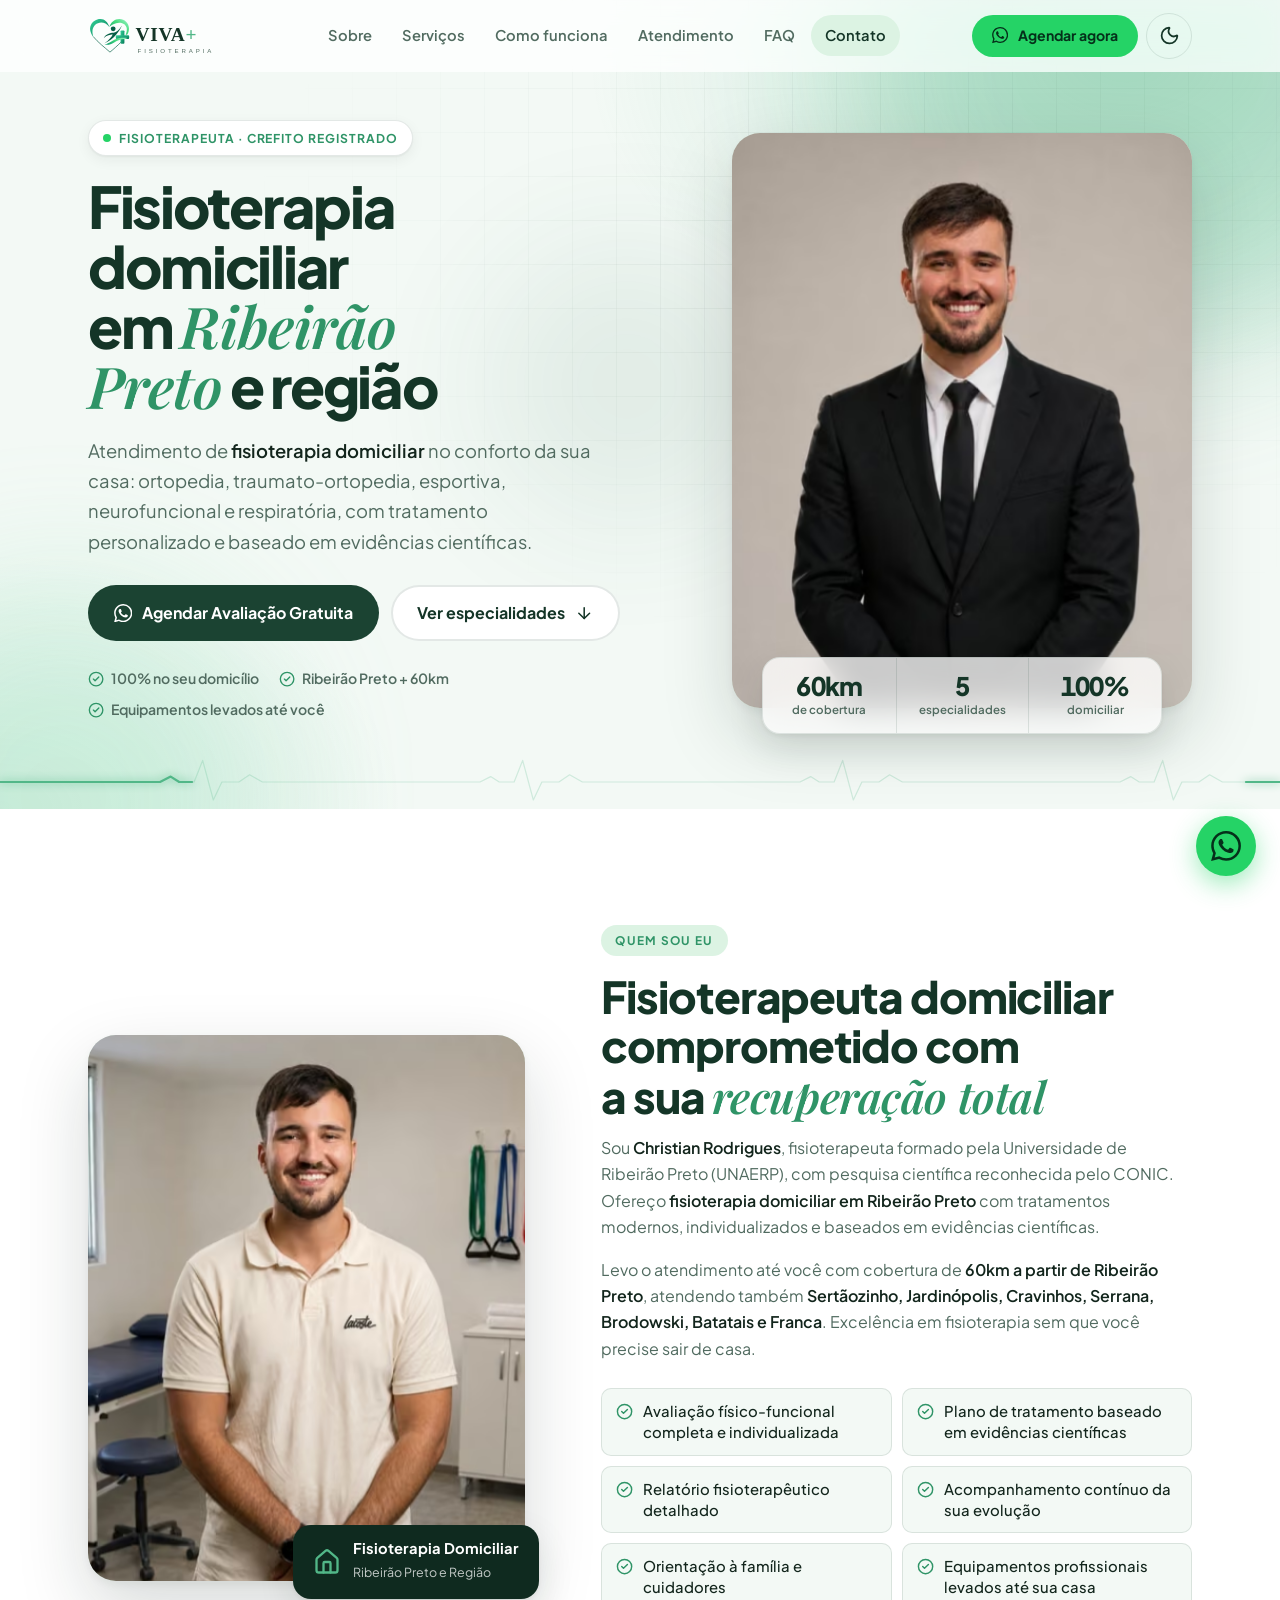
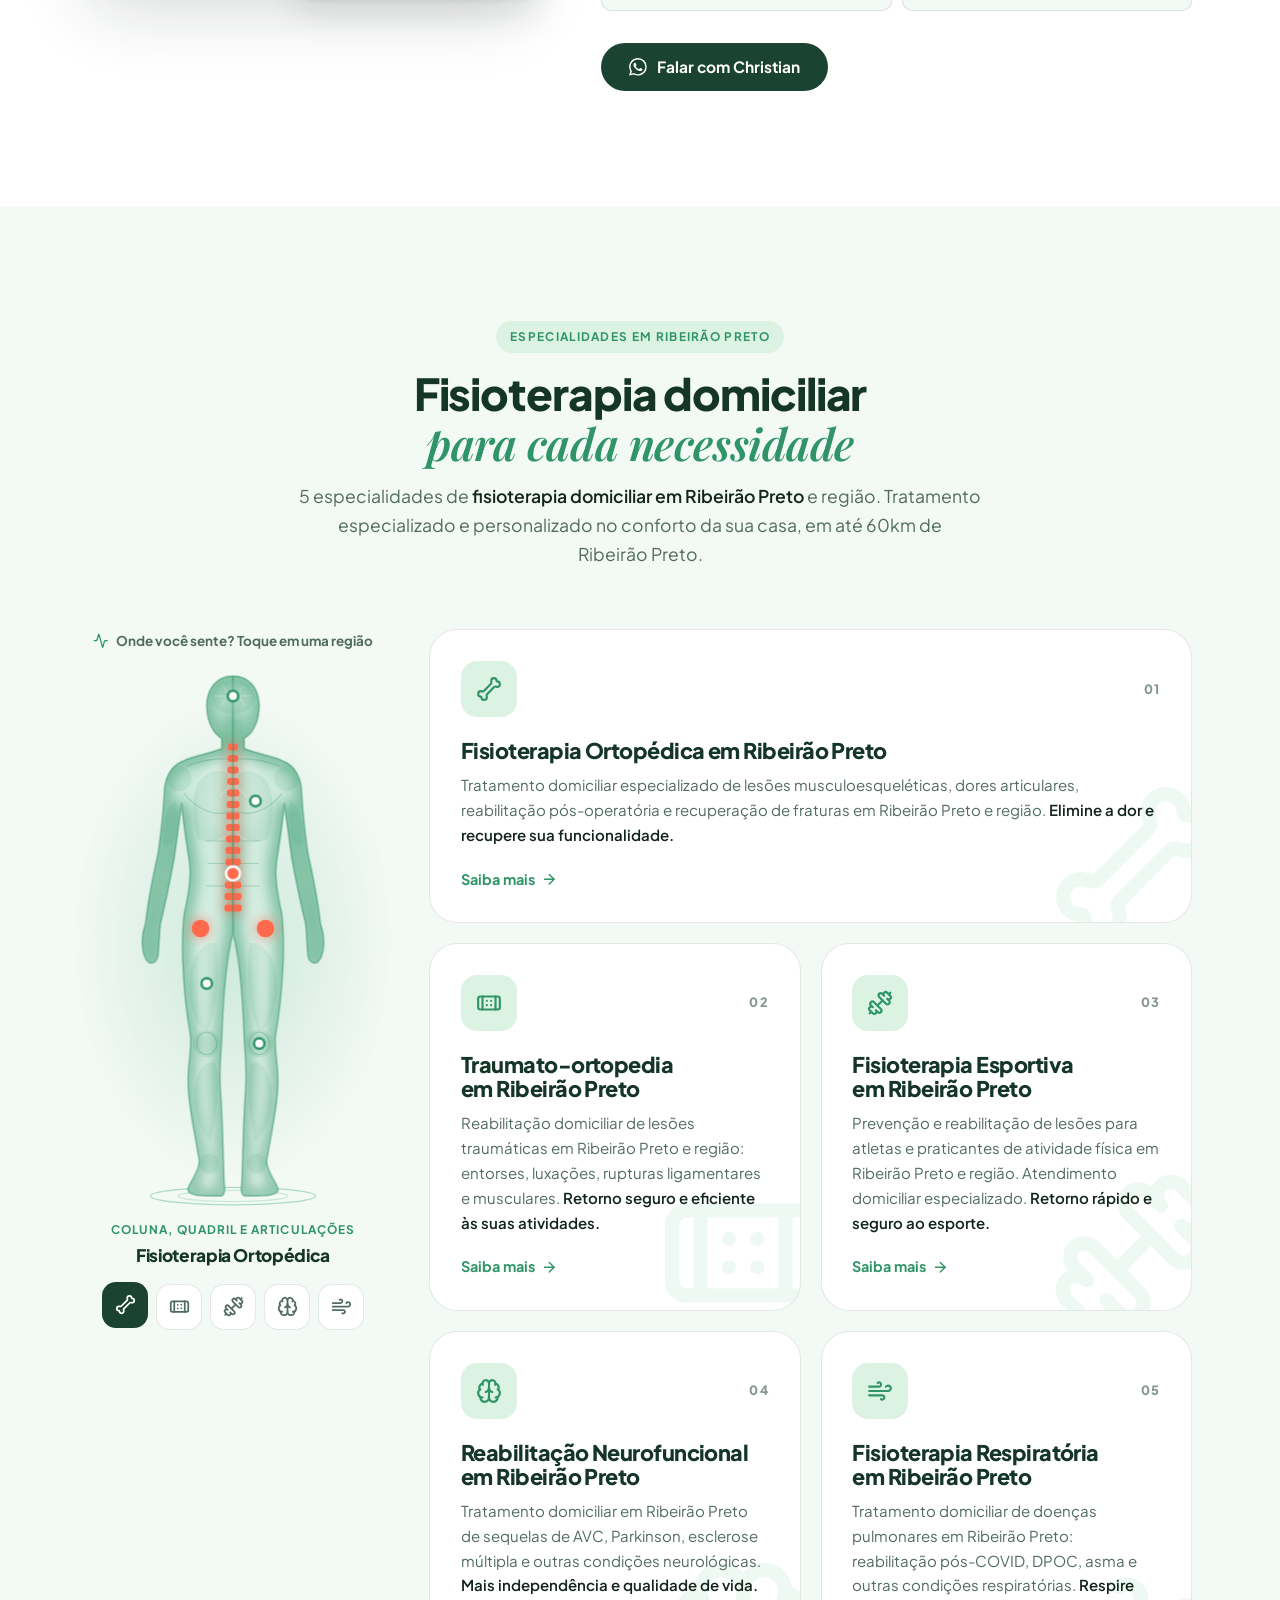
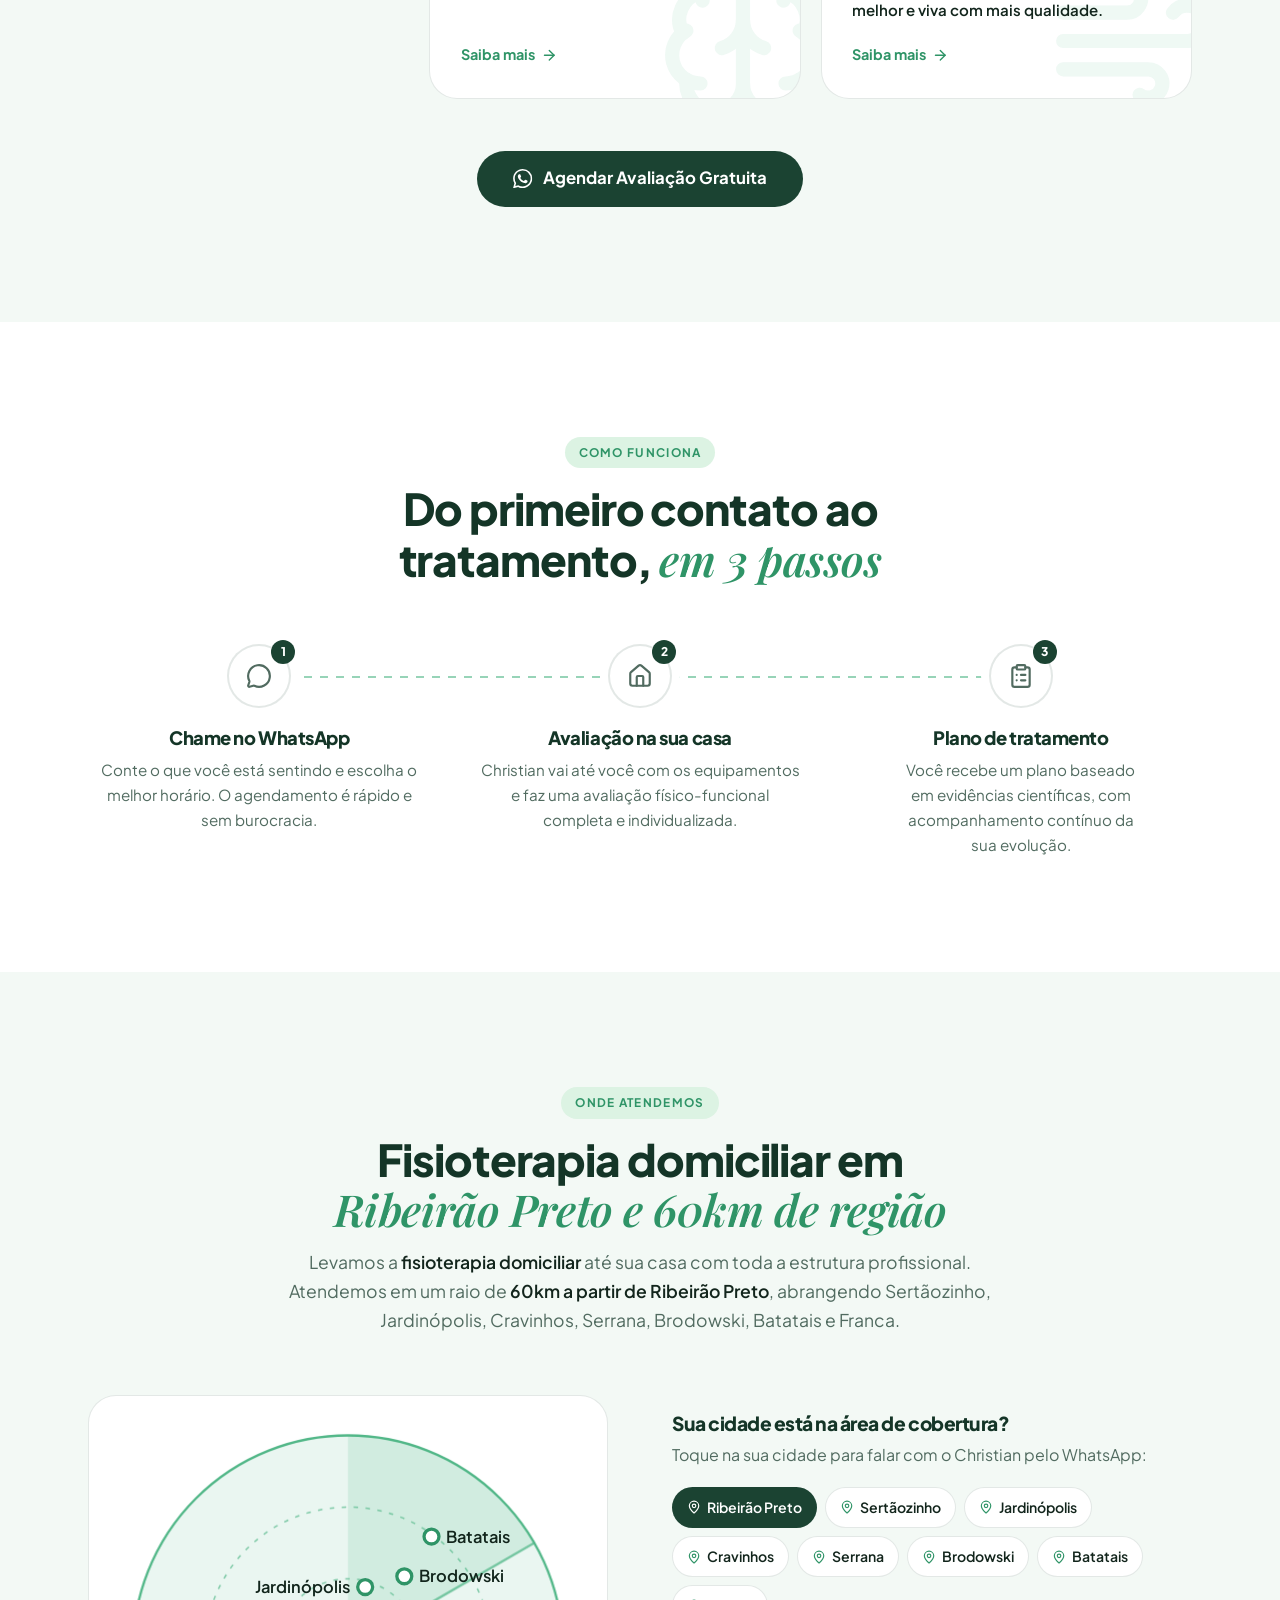
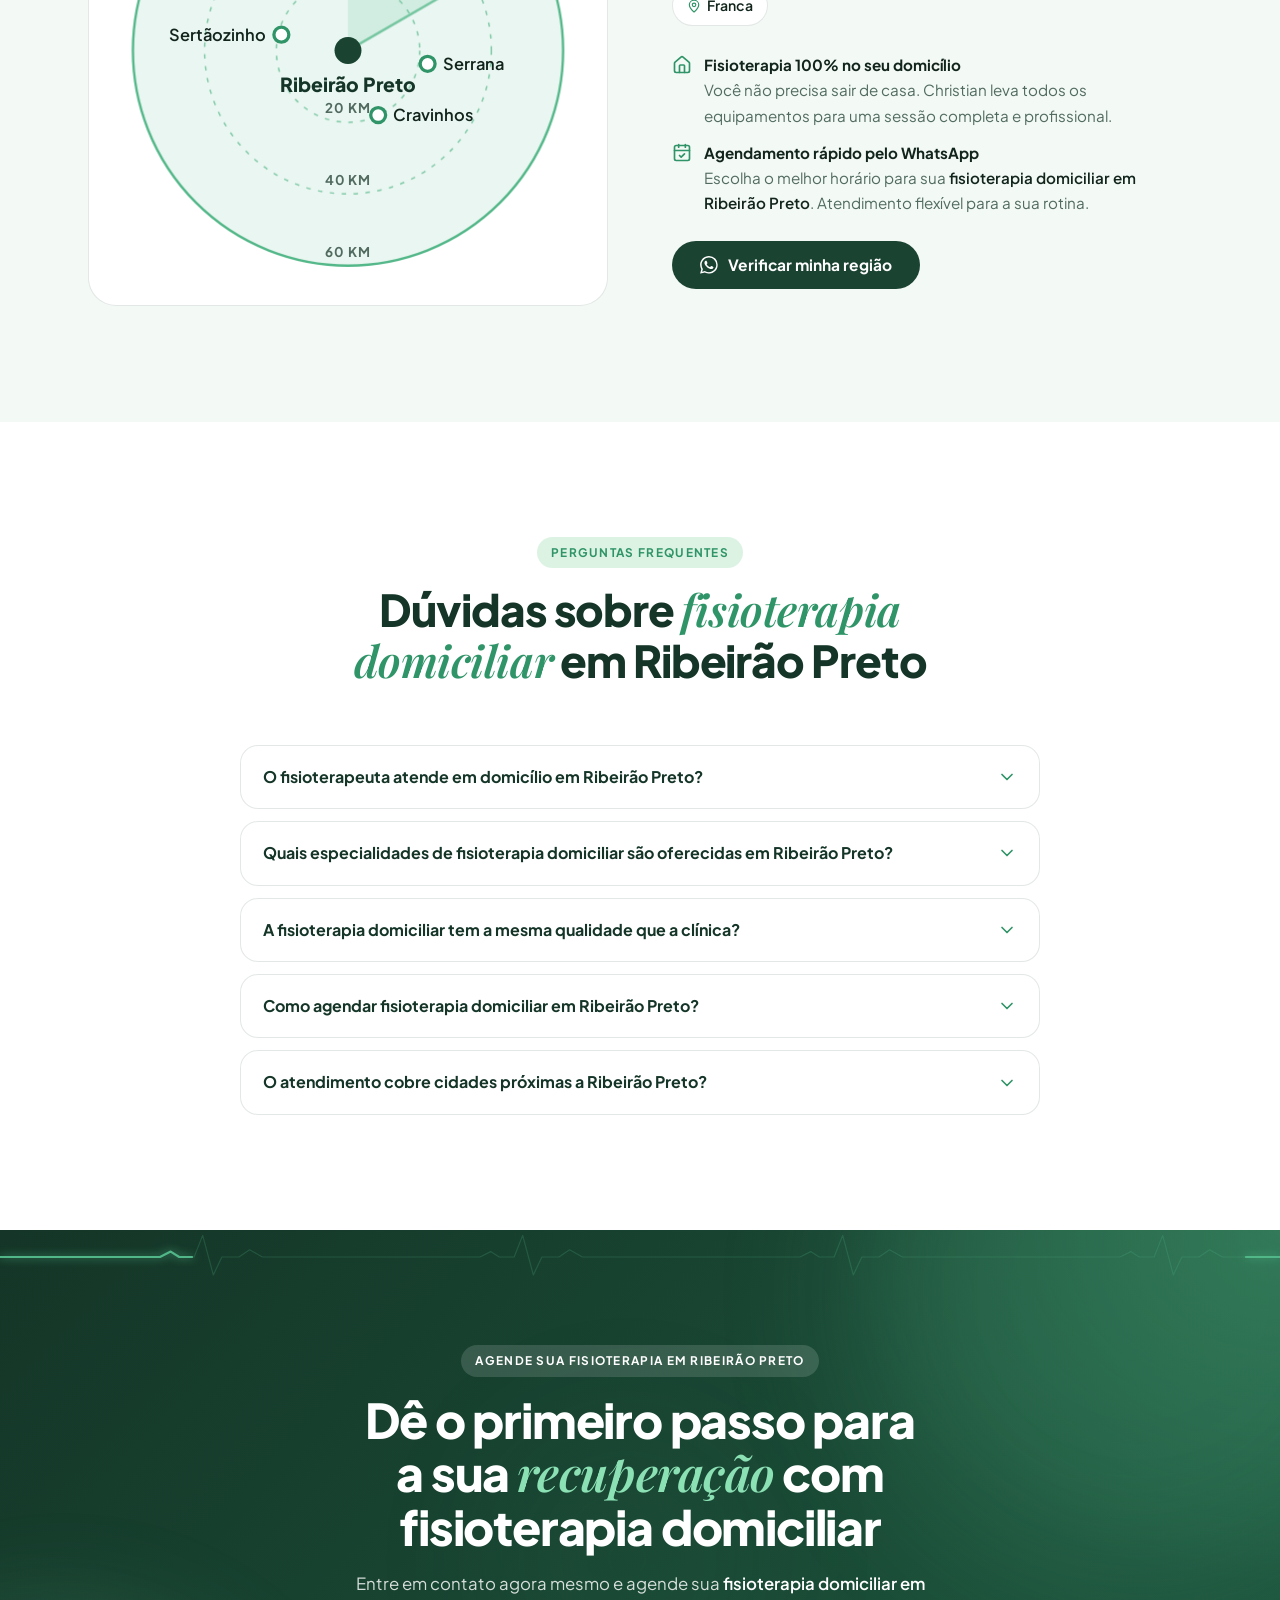
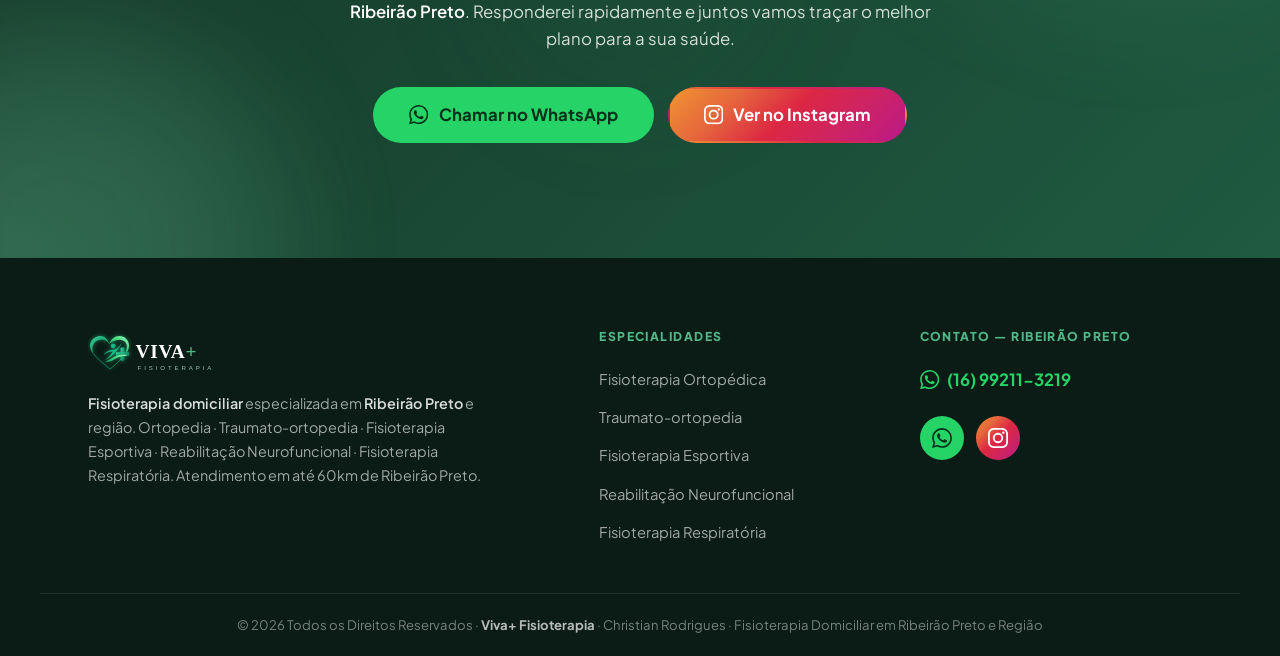
<file: index.html>
<!DOCTYPE html>
<html lang="pt-BR">
<head>
<meta charset="UTF-8">
<meta name="viewport" content="width=device-width, initial-scale=1, viewport-fit=cover">
<title>Fisioterapia Domiciliar em Ribeirão Preto | Viva+ Fisioterapia · Christian Rodrigues</title>
<meta name="description" content="Fisioterapia domiciliar em Ribeirão Preto e região (60km). Especialidades: Ortopedia, Traumato-ortopedia, Fisioterapia Esportiva, Reabilitação Neurofuncional e Fisioterapia Respiratória. Agende agora!">
<meta name="keywords" content="fisioterapia ribeirão preto, fisioterapia domiciliar ribeirão preto, fisioterapia domiciliar, fisioterapeuta ribeirão preto, fisioterapia ortopédica ribeirão preto, traumato-ortopedia ribeirão preto, fisioterapia esportiva ribeirão preto, reabilitação neurofuncional ribeirão preto, fisioterapia respiratória ribeirão preto, fisioterapeuta domiciliar, Christian Rodrigues fisioterapeuta, Viva+ Fisioterapia">
<meta name="geo.region" content="BR-SP">
<meta name="geo.placename" content="Ribeirão Preto, São Paulo, Brasil">
<meta name="geo.position" content="-21.1775;-47.8103">
<meta name="ICBM" content="-21.1775, -47.8103">
<link rel="preload" as="image" type="image/avif" href="img/christian-formal-800.avif?v=c8bf74f7" imagesrcset="img/christian-formal-480.avif?v=c8bf74f7 480w, img/christian-formal-800.avif?v=c8bf74f7 800w, img/christian-formal-940.avif?v=c8bf74f7 940w" imagesizes="(max-width: 859px) 400px, 460px" fetchpriority="high">
<meta name="author" content="Christian Rodrigues — Viva+ Fisioterapia">
<meta name="robots" content="index, follow, max-snippet:-1, max-image-preview:large, max-video-preview:-1">
<link rel="canonical" href="https://vivamaisfisioterapia.com.br/">
<meta name="theme-color" content="#f3f9f5">
<meta name="color-scheme" content="light">

<link rel="icon" href="img/favicon.svg" type="image/svg+xml">
<link rel="icon" href="favicon.ico" sizes="32x32">
<link rel="apple-touch-icon" href="img/apple-touch-icon.png">

<meta property="og:type" content="website">
<meta property="og:locale" content="pt_BR">
<meta property="og:site_name" content="Viva+ Fisioterapia">
<meta property="og:url" content="https://vivamaisfisioterapia.com.br/">
<meta property="og:title" content="Fisioterapia Domiciliar em Ribeirão Preto | Christian Rodrigues">
<meta property="og:description" content="Fisioterapia domiciliar especializada em Ribeirão Preto e região. Ortopedia, Esportiva, Neurofuncional, Respiratória e Traumato-ortopedia. Atendimento em até 60km. Agende pelo WhatsApp!">
<meta property="og:image" content="https://vivamaisfisioterapia.com.br/img/og-cover.jpg">
<meta property="og:image:width" content="1200">
<meta property="og:image:height" content="630">
<meta property="og:image:alt" content="Christian Rodrigues — Fisioterapeuta Domiciliar em Ribeirão Preto">
<meta name="twitter:card" content="summary_large_image">
<meta name="twitter:title" content="Fisioterapia Domiciliar em Ribeirão Preto | Christian Rodrigues">
<meta name="twitter:description" content="Fisioterapia domiciliar especializada em Ribeirão Preto e região. Ortopedia, Esportiva, Neurofuncional, Respiratória e Traumato-ortopedia. Atendimento em até 60km. Agende pelo WhatsApp!">
<meta name="twitter:image" content="https://vivamaisfisioterapia.com.br/img/og-cover.jpg">

<script type="application/ld+json">
{
  "@context": "https://schema.org",
  "@graph": [
    {
      "@type": "MedicalBusiness",
      "@id": "https://vivamaisfisioterapia.com.br/#business",
      "name": "Viva+ Fisioterapia",
      "alternateName": "Viva Mais Fisioterapia",
      "description": "Fisioterapia domiciliar especializada em Ribeirão Preto e região, com atendimento em raio de 60km. Especialidades: Ortopedia, Traumato-ortopedia, Fisioterapia Esportiva, Reabilitação Neurofuncional e Fisioterapia Respiratória.",
      "url": "https://vivamaisfisioterapia.com.br",
      "telephone": "+55-16-99211-3219",
      "logo": "https://vivamaisfisioterapia.com.br/img/icon-512.png",
      "image": "https://vivamaisfisioterapia.com.br/img/og-cover.jpg",
      "priceRange": "$$",
      "paymentAccepted": "Cash, PIX, Cartão de Crédito",
      "currenciesAccepted": "BRL",
      "areaServed": {
        "@type": "GeoCircle",
        "geoMidpoint": {
          "@type": "GeoCoordinates",
          "latitude": -21.1775,
          "longitude": -47.8103
        },
        "geoRadius": "60000"
      },
      "address": {
        "@type": "PostalAddress",
        "addressLocality": "Ribeirão Preto",
        "addressRegion": "SP",
        "addressCountry": "BR"
      },
      "geo": {
        "@type": "GeoCoordinates",
        "latitude": -21.1775,
        "longitude": -47.8103
      },
      "openingHoursSpecification": [
        {
          "@type": "OpeningHoursSpecification",
          "dayOfWeek": ["Monday","Tuesday","Wednesday","Thursday","Friday"],
          "opens": "07:00",
          "closes": "20:00"
        },
        {
          "@type": "OpeningHoursSpecification",
          "dayOfWeek": "Saturday",
          "opens": "08:00",
          "closes": "14:00"
        }
      ],
      "sameAs": [
        "https://www.instagram.com/christianrodrigues03",
        "https://wa.me/5516992113219"
      ],
      "hasOfferCatalog": {
        "@type": "OfferCatalog",
        "name": "Especialidades em Fisioterapia Domiciliar — Ribeirão Preto",
        "itemListElement": [
          {
            "@type": "Offer",
            "itemOffered": {
              "@type": "MedicalTherapy",
              "name": "Fisioterapia Ortopédica em Ribeirão Preto",
              "description": "Tratamento de lesões musculoesqueléticas, dores articulares e reabilitação pós-operatória no domicílio."
            }
          },
          {
            "@type": "Offer",
            "itemOffered": {
              "@type": "MedicalTherapy",
              "name": "Traumato-ortopedia em Ribeirão Preto",
              "description": "Reabilitação de lesões traumáticas como entorses, luxações e rupturas ligamentares."
            }
          },
          {
            "@type": "Offer",
            "itemOffered": {
              "@type": "MedicalTherapy",
              "name": "Fisioterapia Esportiva em Ribeirão Preto",
              "description": "Prevenção e reabilitação de lesões para atletas e praticantes de atividade física."
            }
          },
          {
            "@type": "Offer",
            "itemOffered": {
              "@type": "MedicalTherapy",
              "name": "Reabilitação Neurofuncional em Ribeirão Preto",
              "description": "Tratamento de sequelas de AVC, Parkinson, esclerose múltipla e outras condições neurológicas."
            }
          },
          {
            "@type": "Offer",
            "itemOffered": {
              "@type": "MedicalTherapy",
              "name": "Fisioterapia Respiratória em Ribeirão Preto",
              "description": "Tratamento de DPOC, asma, reabilitação pós-COVID e outras doenças pulmonares."
            }
          }
        ]
      }
    },
    {
      "@type": "Person",
      "@id": "https://vivamaisfisioterapia.com.br/#person",
      "name": "Christian Rodrigues",
      "jobTitle": "Fisioterapeuta",
      "description": "Fisioterapeuta formado pela UNAERP com pesquisa científica reconhecida pelo CONIC. Atendimento domiciliar em Ribeirão Preto e região.",
      "worksFor": {"@id": "https://vivamaisfisioterapia.com.br/#business"},
      "telephone": "+55-16-99211-3219",
      "url": "https://vivamaisfisioterapia.com.br",
      "image": "https://vivamaisfisioterapia.com.br/img/christian-formal.jpg?v=c8bf74f7",
      "sameAs": [
        "https://www.instagram.com/christianrodrigues03"
      ]
    },
    {
      "@type": "FAQPage",
      "mainEntity": [
        {
          "@type": "Question",
          "name": "O fisioterapeuta atende em domicílio em Ribeirão Preto?",
          "acceptedAnswer": {
            "@type": "Answer",
            "text": "Sim! O Christian Rodrigues oferece atendimento domiciliar de fisioterapia em Ribeirão Preto e em toda a região num raio de até 60km, incluindo Sertãozinho, Jardinópolis, Cravinhos, Serrana, Brodowski, Batatais e Franca."
          }
        },
        {
          "@type": "Question",
          "name": "Quais especialidades de fisioterapia são oferecidas?",
          "acceptedAnswer": {
            "@type": "Answer",
            "text": "São oferecidas 5 especialidades: Fisioterapia Ortopédica, Traumato-ortopedia, Fisioterapia Esportiva, Reabilitação Neurofuncional e Fisioterapia Respiratória — todas realizadas no conforto da sua casa em Ribeirão Preto e região."
          }
        },
        {
          "@type": "Question",
          "name": "Como agendar uma sessão de fisioterapia domiciliar em Ribeirão Preto?",
          "acceptedAnswer": {
            "@type": "Answer",
            "text": "É só entrar em contato pelo WhatsApp (16) 99211-3219. O agendamento é rápido e flexível para encaixar na sua rotina."
          }
        },
        {
          "@type": "Question",
          "name": "A fisioterapia domiciliar tem a mesma qualidade que a clínica?",
          "acceptedAnswer": {
            "@type": "Answer",
            "text": "Sim! O Christian leva todos os equipamentos necessários ao seu domicílio para garantir uma sessão completa, profissional e baseada em evidências científicas."
          }
        }
      ]
    },
    {
      "@type": "BreadcrumbList",
      "itemListElement": [
        {
          "@type": "ListItem",
          "position": 1,
          "name": "Home",
          "item": "https://vivamaisfisioterapia.com.br/"
        }
      ]
    }
  ]
}
</script>

<link rel="preconnect" href="https://fonts.googleapis.com">
<link rel="preconnect" href="https://fonts.gstatic.com" crossorigin>
<link href="https://fonts.googleapis.com/css2?family=Plus+Jakarta+Sans:wght@400;500;600;700;800&family=Playfair+Display:ital,wght@1,600&display=swap" rel="stylesheet">
<link rel="stylesheet" href="css/site.css?v=eaf10bd2">
<script>(function(d){d.classList.add('js');try{var t=localStorage.getItem('theme');if(t==='dark')d.dataset.theme=t}catch(e){}})(document.documentElement)</script>
<script src="js/site.js?v=eaf10bd2" defer></script>
</head>
<body>
<svg width="0" height="0" style="position:absolute" aria-hidden="true"><defs><linearGradient id="lg-a" x1="0" y1="0" x2="1" y2="1"><stop offset="0" stop-color="#34d399"/><stop offset="1" stop-color="#047857"/></linearGradient><linearGradient id="lg-b" x1="0" y1="1" x2="1" y2="0"><stop offset="0" stop-color="#059669"/><stop offset=".6" stop-color="#4ade80"/><stop offset="1" stop-color="#a7f3d0"/></linearGradient></defs></svg>
<a href="#main-content" class="skip">Pular para o conteúdo</a>

<!-- ══ CABEÇALHO ══ -->
<header class="hdr" id="hdr">
  <nav class="nav c" aria-label="Navegação principal">
    <a href="./" aria-label="Viva+ Fisioterapia — Página inicial">
      <svg viewBox="0 0 215 64" xmlns="http://www.w3.org/2000/svg" class="logo" role="img" aria-label="Viva+ Fisioterapia"><title>Viva+ Fisioterapia</title>
        <g transform="translate(1 6) scale(.58)"><g class="sy"><path class="sy-l" fill="none" stroke="#065f46" stroke-width="1.6" stroke-linecap="round" stroke-linejoin="round" d="M11.5 47C22 60 38 72 51 83.5C60 76 68 69 77 60"/><path fill="url(#lg-a)" d="M11.8 47.5C4 38 1 28 5 19C9.5 9 19 3.5 28.5 3.9C38 4.3 46 11 49.5 23.3C44 16 37 12.5 30 12.5C19 12.5 10 21 9 32C8.6 38 9.8 43 11.8 47.5Z"/><path fill="url(#lg-b)" d="M49.5 23.3C53 11 63 3.5 74 3.9C86 4.3 96 13 96.6 26C96.9 32 95 37.5 92 42L88.5 42C90.8 37 91.8 32 91.3 27C90.3 18 82 12.5 73 13C63 13.5 54 18 49.5 23.3Z"/><circle class="sy-d" fill="#065f46" cx="58.7" cy="27.7" r="5.8"/><path class="sy-d" fill="#065f46" d="M79.6 19.9C74 33 62 52 37.9 62.5C49 54 55 47 57.5 41C52 41.5 43 42 36 50C41 40 51 37.5 59.500 37C67 36.5 74 30 79.6 19.9Z"/><rect fill="url(#lg-a)" x="76.4" y="31.4" width="9.2" height="32" rx="2.2"/><rect fill="url(#lg-a)" x="65" y="42.8" width="32" height="9.2" rx="2.2"/><path fill="url(#lg-b)" d="M37.9 65.5C50 62.5 58 53 72 50C80 48.3 88 48.8 93 49.5L87 52C77 52 69 55.5 61 60.5C53.5 65 46 67 37.9 65.500Z"/></g></g>
        <text class="l-name" x="66" y="39" font-family="Georgia,'Times New Roman',serif" font-weight="700" font-size="27" letter-spacing="1">VIVA<tspan class="l-plus">+</tspan></text>
        <text class="l-sub" x="69" y="55" font-family="Arial,sans-serif" font-size="8.5" letter-spacing="4">FISIOTERAPIA</text>
      </svg>
    </a>
    <div class="nav-links">
      <a href="#sobre" class="nav-link">Sobre</a>
      <a href="#servicos" class="nav-link">Serviços</a>
      <a href="#como-funciona" class="nav-link">Como funciona</a>
      <a href="#atendimento" class="nav-link">Atendimento</a>
      <a href="#faq" class="nav-link">FAQ</a>
      <a href="#contato" class="nav-link">Contato</a>
    </div>
    <div class="nav-acts">
      <a href="https://wa.me/5516992113219?text=Ol%C3%A1%20Christian%21%20Gostaria%20de%20agendar%20uma%20avalia%C3%A7%C3%A3o%20de%20fisioterapia%20domiciliar%20em%20Ribeir%C3%A3o%20Preto." class="btn btn-wa btn-sm" target="_blank" rel="noopener noreferrer" aria-label="Agendar fisioterapia pelo WhatsApp">
        <svg class="ic" aria-hidden="true"><use href="img/icons.svg?v=eaf10bd2#whatsapp"/></svg><span>Agendar agora</span>
      </a>
      <button class="theme-tog" id="theme-tog" type="button" aria-label="Alternar entre modo claro e escuro" title="Modo claro/escuro"><svg class="ic i-moon" aria-hidden="true"><use href="img/icons.svg?v=eaf10bd2#moon"/></svg><svg class="ic i-sun" aria-hidden="true"><use href="img/icons.svg?v=eaf10bd2#sun"/></svg></button>
      <button class="nav-tog" id="nav-tog" aria-label="Abrir menu" aria-expanded="false" aria-controls="mnav"><svg class="ic" aria-hidden="true"><use href="img/icons.svg?v=eaf10bd2#menu"/></svg></button>
    </div>
  </nav>
</header>

<!-- ══ MENU MOBILE ══ -->
<div class="mnav" id="mnav" role="dialog" aria-modal="true" aria-label="Menu">
  <div class="mnav-top">
    <svg viewBox="0 0 215 64" xmlns="http://www.w3.org/2000/svg" class="logo" role="img" aria-label="Viva+ Fisioterapia">
        <g transform="translate(1 6) scale(.58)"><g class="sy"><path class="sy-l" fill="none" stroke="#065f46" stroke-width="1.6" stroke-linecap="round" stroke-linejoin="round" d="M11.5 47C22 60 38 72 51 83.5C60 76 68 69 77 60"/><path fill="url(#lg-a)" d="M11.8 47.5C4 38 1 28 5 19C9.5 9 19 3.5 28.5 3.9C38 4.3 46 11 49.5 23.3C44 16 37 12.5 30 12.5C19 12.5 10 21 9 32C8.6 38 9.8 43 11.8 47.5Z"/><path fill="url(#lg-b)" d="M49.5 23.3C53 11 63 3.5 74 3.9C86 4.3 96 13 96.6 26C96.9 32 95 37.5 92 42L88.5 42C90.8 37 91.8 32 91.3 27C90.3 18 82 12.5 73 13C63 13.5 54 18 49.5 23.3Z"/><circle class="sy-d" fill="#065f46" cx="58.7" cy="27.7" r="5.8"/><path class="sy-d" fill="#065f46" d="M79.6 19.9C74 33 62 52 37.9 62.5C49 54 55 47 57.5 41C52 41.5 43 42 36 50C41 40 51 37.5 59.500 37C67 36.5 74 30 79.6 19.9Z"/><rect fill="url(#lg-a)" x="76.4" y="31.4" width="9.2" height="32" rx="2.2"/><rect fill="url(#lg-a)" x="65" y="42.8" width="32" height="9.2" rx="2.2"/><path fill="url(#lg-b)" d="M37.9 65.5C50 62.5 58 53 72 50C80 48.3 88 48.8 93 49.5L87 52C77 52 69 55.5 61 60.5C53.5 65 46 67 37.9 65.500Z"/></g></g>
        <text class="l-name" x="66" y="39" font-family="Georgia,'Times New Roman',serif" font-weight="700" font-size="27" letter-spacing="1">VIVA<tspan class="l-plus">+</tspan></text>
        <text class="l-sub" x="69" y="55" font-family="Arial,sans-serif" font-size="8.5" letter-spacing="4">FISIOTERAPIA</text>
      </svg>
    <button class="mnav-close" id="mnav-close" aria-label="Fechar menu"><svg class="ic" aria-hidden="true"><use href="img/icons.svg?v=eaf10bd2#x"/></svg></button>
  </div>
  <nav class="mnav-links" aria-label="Menu mobile">
    <a href="#sobre" class="mnav-link" style="--i:0">Sobre <svg class="ic" aria-hidden="true"><use href="img/icons.svg?v=eaf10bd2#arrow-right"/></svg></a>
    <a href="#servicos" class="mnav-link" style="--i:1">Serviços <svg class="ic" aria-hidden="true"><use href="img/icons.svg?v=eaf10bd2#arrow-right"/></svg></a>
    <a href="#como-funciona" class="mnav-link" style="--i:2">Como funciona <svg class="ic" aria-hidden="true"><use href="img/icons.svg?v=eaf10bd2#arrow-right"/></svg></a>
    <a href="#atendimento" class="mnav-link" style="--i:3">Atendimento <svg class="ic" aria-hidden="true"><use href="img/icons.svg?v=eaf10bd2#arrow-right"/></svg></a>
    <a href="#faq" class="mnav-link" style="--i:4">FAQ <svg class="ic" aria-hidden="true"><use href="img/icons.svg?v=eaf10bd2#arrow-right"/></svg></a>
    <a href="#contato" class="mnav-link" style="--i:5">Contato <svg class="ic" aria-hidden="true"><use href="img/icons.svg?v=eaf10bd2#arrow-right"/></svg></a>
  </nav>
  <div class="mnav-foot">
    <a href="https://wa.me/5516992113219?text=Ol%C3%A1%20Christian%21%20Gostaria%20de%20agendar%20uma%20avalia%C3%A7%C3%A3o%20de%20fisioterapia%20domiciliar%20em%20Ribeir%C3%A3o%20Preto." class="btn btn-wa btn-lg" target="_blank" rel="noopener noreferrer"><svg class="ic" aria-hidden="true"><use href="img/icons.svg?v=eaf10bd2#whatsapp"/></svg> Agendar pelo WhatsApp</a>
    <a href="https://www.instagram.com/christianrodrigues03?igsh=MXczcjdnam0zOTdqcQ==" class="btn btn-o" target="_blank" rel="noopener noreferrer"><svg class="ic" aria-hidden="true"><use href="img/icons.svg?v=eaf10bd2#instagram"/></svg> Instagram</a>
  </div>
</div>

<main id="main-content">

<!-- ══ HERO ══ -->
<section class="hero" id="home" aria-label="Fisioterapia domiciliar em Ribeirão Preto — Christian Rodrigues">
  <div class="aurora" aria-hidden="true"><i></i><i></i><i></i></div>
  <div class="c hero-grid">
    <div data-a="l">
      <p class="hero-tag"><i aria-hidden="true"></i> Fisioterapeuta · CREFITO Registrado</p>
      <h1 class="hero-title">Fisioterapia domiciliar em <em>Ribeirão Preto</em> e região</h1>
      <p class="hero-desc">
        Atendimento de <strong>fisioterapia domiciliar</strong> no conforto da sua casa:
        ortopedia, traumato-ortopedia, esportiva, neurofuncional e respiratória,
        com tratamento personalizado e baseado em evidências científicas.
      </p>
      <div class="hero-ctas">
        <a href="https://wa.me/5516992113219?text=Ol%C3%A1%20Christian%21%20Gostaria%20de%20agendar%20uma%20avalia%C3%A7%C3%A3o%20de%20fisioterapia%20domiciliar%20em%20Ribeir%C3%A3o%20Preto." class="btn btn-p btn-lg" target="_blank" rel="noopener noreferrer" aria-label="Agendar avaliação de fisioterapia domiciliar pelo WhatsApp">
          <svg class="ic" aria-hidden="true"><use href="img/icons.svg?v=eaf10bd2#whatsapp"/></svg> Agendar Avaliação Gratuita
        </a>
        <a href="#servicos" class="btn btn-o btn-lg">Ver especialidades <svg class="ic" aria-hidden="true"><use href="img/icons.svg?v=eaf10bd2#arrow-down"/></svg></a>
      </div>
      <ul class="hero-pts">
        <li><svg class="ic" aria-hidden="true"><use href="img/icons.svg?v=eaf10bd2#circle-check"/></svg> 100% no seu domicílio</li>
        <li><svg class="ic" aria-hidden="true"><use href="img/icons.svg?v=eaf10bd2#circle-check"/></svg> Ribeirão Preto + 60km</li>
        <li><svg class="ic" aria-hidden="true"><use href="img/icons.svg?v=eaf10bd2#circle-check"/></svg> Equipamentos levados até você</li>
      </ul>
    </div>

    <div class="hero-media" data-a="r" data-tilt>
      <div class="hero-frame">
        <picture>
          <source type="image/avif" srcset="img/christian-formal-480.avif?v=c8bf74f7 480w, img/christian-formal-800.avif?v=c8bf74f7 800w, img/christian-formal-940.avif?v=c8bf74f7 940w" sizes="(max-width: 859px) 400px, 460px">
          <source type="image/webp" srcset="img/christian-formal-480.webp?v=c8bf74f7 480w, img/christian-formal-800.webp?v=c8bf74f7 800w, img/christian-formal-940.webp?v=c8bf74f7 940w" sizes="(max-width: 859px) 400px, 460px">
          <img src="img/christian-formal.jpg?v=c8bf74f7" width="800" height="1421" fetchpriority="high" decoding="async"
               alt="Christian Rodrigues — Fisioterapeuta Domiciliar em Ribeirão Preto, especialista em Ortopedia, Fisioterapia Esportiva e Reabilitação Neurofuncional">
        </picture>
      </div>
      <div class="hero-stats" aria-label="Números da Viva+ Fisioterapia">
        <div class="h-stat"><strong data-count="60" data-suffix="km">60km</strong><span>de cobertura</span></div>
        <div class="h-stat"><strong data-count="5">5</strong><span>especialidades</span></div>
        <div class="h-stat"><strong data-count="100" data-suffix="%">100%</strong><span>domiciliar</span></div>
      </div>
    </div>
  </div>
  <svg class="ecg" viewBox="0 0 1200 60" preserveAspectRatio="none" aria-hidden="true"><path class="ecg-base" d="M0 30H150l10 -6l8 6h14l8 -24l10 44l8 -20h16l10 -8l12 8H450l10 -6l8 6h14l8 -24l10 44l8 -20h16l10 -8l12 8H750l10 -6l8 6h14l8 -24l10 44l8 -20h16l10 -8l12 8H1050l10 -6l8 6h14l8 -24l10 44l8 -20h16l10 -8l12 8H1200"/><path class="ecg-run" d="M0 30H150l10 -6l8 6h14l8 -24l10 44l8 -20h16l10 -8l12 8H450l10 -6l8 6h14l8 -24l10 44l8 -20h16l10 -8l12 8H750l10 -6l8 6h14l8 -24l10 44l8 -20h16l10 -8l12 8H1050l10 -6l8 6h14l8 -24l10 44l8 -20h16l10 -8l12 8H1200" pathLength="1000"/></svg>
</section>

<!-- ══ SOBRE ══ -->
<section class="sec" id="sobre" aria-labelledby="sobre-title">
  <div class="c about-grid">
    <div class="about-vis" data-a="l">
      <div class="about-img" data-tilt>
        <picture>
          <source type="image/avif" srcset="img/christian-clinica-460.avif?v=c8bf74f7 460w, img/christian-clinica-900.avif?v=c8bf74f7 900w" sizes="(max-width: 859px) 380px, 440px">
          <source type="image/webp" srcset="img/christian-clinica-460.webp?v=c8bf74f7 460w, img/christian-clinica-900.webp?v=c8bf74f7 900w" sizes="(max-width: 859px) 380px, 440px">
          <img src="img/christian-clinica.jpg?v=c8bf74f7" width="900" height="1114" loading="lazy" decoding="async"
               alt="Christian Rodrigues fisioterapeuta domiciliar realizando atendimento em Ribeirão Preto — Traumato-ortopedia e Fisioterapia Ortopédica">
        </picture>
      </div>
      <div class="about-bdg">
        <svg class="ic" aria-hidden="true"><use href="img/icons.svg?v=eaf10bd2#house"/></svg>
        <div><strong>Fisioterapia Domiciliar</strong><span>Ribeirão Preto e Região</span></div>
      </div>
    </div>

    <div class="about-txt" data-a="r">
      <span class="tag">Quem sou eu</span>
      <h2 class="s-title" id="sobre-title">Fisioterapeuta domiciliar comprometido com a sua <em>recuperação total</em></h2>
      <p>
        Sou <strong>Christian Rodrigues</strong>, fisioterapeuta formado pela
        Universidade de Ribeirão Preto (UNAERP), com pesquisa científica
        reconhecida pelo CONIC. Ofereço <strong>fisioterapia domiciliar em Ribeirão Preto</strong>
        com tratamentos modernos, individualizados e baseados em evidências científicas.
      </p>
      <p>
        Levo o atendimento até você com cobertura de <strong>60km a partir de Ribeirão Preto</strong>,
        atendendo também <strong>Sertãozinho, Jardinópolis, Cravinhos, Serrana,
        Brodowski, Batatais e Franca</strong>. Excelência em fisioterapia sem que você precise sair de casa.
      </p>
      <ul class="feats">
        <li><svg class="ic" aria-hidden="true"><use href="img/icons.svg?v=eaf10bd2#circle-check"/></svg> Avaliação físico-funcional completa e individualizada</li>
        <li><svg class="ic" aria-hidden="true"><use href="img/icons.svg?v=eaf10bd2#circle-check"/></svg> Plano de tratamento baseado em evidências científicas</li>
        <li><svg class="ic" aria-hidden="true"><use href="img/icons.svg?v=eaf10bd2#circle-check"/></svg> Relatório fisioterapêutico detalhado</li>
        <li><svg class="ic" aria-hidden="true"><use href="img/icons.svg?v=eaf10bd2#circle-check"/></svg> Acompanhamento contínuo da sua evolução</li>
        <li><svg class="ic" aria-hidden="true"><use href="img/icons.svg?v=eaf10bd2#circle-check"/></svg> Orientação à família e cuidadores</li>
        <li><svg class="ic" aria-hidden="true"><use href="img/icons.svg?v=eaf10bd2#circle-check"/></svg> Equipamentos profissionais levados até sua casa</li>
      </ul>
      <a href="https://wa.me/5516992113219?text=Ol%C3%A1%20Christian%21%20Gostaria%20de%20agendar%20uma%20avalia%C3%A7%C3%A3o%20de%20fisioterapia%20domiciliar." class="btn btn-p" target="_blank" rel="noopener noreferrer" aria-label="Falar com Christian Rodrigues — fisioterapeuta domiciliar em Ribeirão Preto">
        <svg class="ic" aria-hidden="true"><use href="img/icons.svg?v=eaf10bd2#whatsapp"/></svg> Falar com Christian
      </a>
    </div>
  </div>
</section>

<!-- ══ ESPECIALIDADES ══ -->
<section class="sec sec--alt" id="servicos" aria-labelledby="servicos-title">
  <div class="c">
    <header class="s-hdr" data-a>
      <span class="tag">Especialidades em Ribeirão Preto</span>
      <h2 class="s-title" id="servicos-title">Fisioterapia domiciliar <em>para cada necessidade</em></h2>
      <p class="s-sub">
        5 especialidades de <strong>fisioterapia domiciliar em Ribeirão Preto</strong> e região.
        Tratamento especializado e personalizado no conforto da sua casa, em até 60km de Ribeirão Preto.
      </p>
    </header>

    <div class="svc-wrap" id="svc-wrap">
      <aside class="svc-fig" data-a aria-label="Corpo humano interativo: escolha a região para ver a especialidade">
        <p class="fig-kicker"><svg class="ic" aria-hidden="true"><use href="img/icons.svg?v=eaf10bd2#activity"/></svg> Onde você sente? Toque em uma região</p>
        <div class="fig fig--live" data-fig>
      <div class="fig-stage">
        <svg class="fig-svg" viewBox="0 0 200 432" aria-hidden="true">
          <defs>
            <linearGradient id="fg-skin" x1="0" y1="0" x2="0" y2="1"><stop offset="0" class="fs-1"/><stop offset=".55" class="fs-2"/><stop offset="1" class="fs-3"/></linearGradient>
            <linearGradient id="fg-scan" x1="0" y1="0" x2="0" y2="1"><stop offset="0" class="sc-0"/><stop offset="1" class="sc-1"/></linearGradient>
            <filter id="fg-blur" x="-20%" y="-10%" width="140%" height="120%"><feGaussianBlur stdDeviation="5"/></filter>
            <path id="fg-half" d="M100 8C113 8 121 18 121 32C121 44 116 54 109 58L109 66C118 70 132 72 140 76C150 80 155 90 155 102C156 120 158 136 160 150C164 168 168 188 170 206C173 214 174 226 170 234C167 240 161 238 160 232C159 224 159 214 158 206C154 190 150 170 147 154C145 140 143 124 141 110C140 126 137 142 135 156C133 170 136 184 139 198C142 222 140 262 134 296C133 306 136 318 136 332C136 352 130 376 127 396C127 404 134 412 136 418C137 423 128 424 118 424L110 424C107 424 106 420 107 414C108 392 108 366 110 340C111 326 110 312 109 300C108 270 106 236 100 214Z"/>
            <clipPath id="fg-clip"><use href="#fg-half"/><use href="#fg-half" transform="matrix(-1 0 0 1 200 0)"/></clipPath>
          </defs>
          <ellipse class="b-floor" cx="100" cy="424" rx="66" ry="7"/>
          <ellipse class="b-floor b-floor--2" cx="100" cy="424" rx="44" ry="4.5"/>
          <g class="b-skin"><use href="#fg-half"/><use href="#fg-half" transform="matrix(-1 0 0 1 200 0)"/></g>
          <g clip-path="url(#fg-clip)">
            <g class="b-shade"><use href="#fg-half"/><use href="#fg-half" transform="matrix(-1 0 0 1 200 0)"/></g>
            <ellipse class="b-hi" cx="100" cy="104" rx="26" ry="34"/><ellipse class="b-hi" cx="100" cy="26" rx="12" ry="14"/><path d="M122 226C128 250 128 276 122 292" class="b-hi-l"/><path d="M122 226C128 250 128 276 122 292" transform="matrix(-1 0 0 1 200 0)" class="b-hi-l"/>
            <g class="b-line"><path d="M100 75C112 73 124 75 137 80"/><path d="M100 75C112 73 124 75 137 80" transform="matrix(-1 0 0 1 200 0)"/><path d="M101 116C113 121 128 116 139 102"/><path d="M101 116C113 121 128 116 139 102" transform="matrix(-1 0 0 1 200 0)"/><path d="M100 120V198"/><path d="M103 140H121"/><path d="M103 140H121" transform="matrix(-1 0 0 1 200 0)"/><path d="M103 158H120"/><path d="M103 158H120" transform="matrix(-1 0 0 1 200 0)"/><path d="M103 176H121"/><path d="M103 176H121" transform="matrix(-1 0 0 1 200 0)"/><ellipse cx="121" cy="302" rx="8" ry="9"/><ellipse cx="79" cy="302" rx="8" ry="9"/></g>
            <g class="b-reg" data-spec="neuro"><path d="M100 11C110 11 117 17 117 25C117 33 110 38 100 38C90 38 83 33 83 25C83 17 90 11 100 11Z"/><path class="b-reg-l" d="M100 12V37M92 16C96 20 96 26 91 31M108 16C104 20 104 26 109 31M85 24H93M107 24H115"/></g>
            <g class="b-reg" data-spec="resp"><path d="M104 86C112 81 126 85 130 99C133 113 132 128 128 138C120 143 108 139 104 132Z"/><path d="M104 86C112 81 126 85 130 99C133 113 132 128 128 138C120 143 108 139 104 132Z" transform="matrix(-1 0 0 1 200 0)"/><path class="b-reg-l" d="M100 70V92M100 92L110 104M100 92L90 104"/></g>
            <g class="b-reg on" data-spec="orto"><rect x="96.0" y="62.0" width="8.0" height="5.6" rx="2.2"/><rect x="95.8" y="71.2" width="8.4" height="5.6" rx="2.2"/><rect x="95.6" y="80.4" width="8.8" height="5.6" rx="2.2"/><rect x="95.4" y="89.6" width="9.3" height="5.6" rx="2.2"/><rect x="95.2" y="98.8" width="9.7" height="5.6" rx="2.2"/><rect x="95.0" y="108.0" width="10.1" height="5.6" rx="2.2"/><rect x="94.7" y="117.2" width="10.5" height="5.6" rx="2.2"/><rect x="94.5" y="126.4" width="10.9" height="5.6" rx="2.2"/><rect x="94.3" y="135.6" width="11.4" height="5.6" rx="2.2"/><rect x="94.1" y="144.8" width="11.8" height="5.6" rx="2.2"/><rect x="93.9" y="154.0" width="12.2" height="5.6" rx="2.2"/><rect x="93.7" y="163.2" width="12.6" height="5.6" rx="2.2"/><rect x="93.5" y="172.4" width="13.0" height="5.6" rx="2.2"/><rect x="93.3" y="181.6" width="13.5" height="5.6" rx="2.2"/><rect x="93.1" y="190.8" width="13.9" height="5.6" rx="2.2"/><circle cx="126" cy="210" r="7"/><circle cx="74" cy="210" r="7"/></g>
            <g class="b-reg" data-spec="trauma"><circle cx="121" cy="302" r="11"/><circle cx="79" cy="302" r="11"/><circle cx="119" cy="398" r="8"/><circle cx="81" cy="398" r="8"/><circle cx="143" cy="90" r="10"/><circle cx="57" cy="90" r="10"/></g>
            <g class="b-reg" data-spec="esporte"><path d="M113 222C127 220 137 238 135 262C133 280 127 292 121 292C114 280 110 250 113 222Z"/><path d="M113 222C127 220 137 238 135 262C133 280 127 292 121 292C114 280 110 250 113 222Z" transform="matrix(-1 0 0 1 200 0)"/><path d="M114 318C124 314 133 330 131 350C129 366 123 376 118 380C113 362 110 336 114 318Z"/><path d="M114 318C124 314 133 330 131 350C129 366 123 376 118 380C113 362 110 336 114 318Z" transform="matrix(-1 0 0 1 200 0)"/><path d="M146 108C153 112 157 128 156 142C151 145 147 141 146 134C144 124 144 114 146 108Z"/><path d="M146 108C153 112 157 128 156 142C151 145 147 141 146 134C144 124 144 114 146 108Z" transform="matrix(-1 0 0 1 200 0)"/></g>
            <rect class="b-scan" x="20" y="-70" width="160" height="70" fill="url(#fg-scan)"/>
          </g>
          <g class="b-edge"><use href="#fg-half"/><use href="#fg-half" transform="matrix(-1 0 0 1 200 0)"/></g>
          <g class="b-dot" data-spec="neuro" style="--i:0"><circle class="b-hit" cx="100" cy="24" r="17"/><circle class="b-ping" cx="100" cy="24" r="5"/><circle class="b-core" cx="100" cy="24" r="4.2"/></g><g class="b-dot" data-spec="resp" style="--i:1"><circle class="b-hit" cx="118" cy="108" r="17"/><circle class="b-ping" cx="118" cy="108" r="5"/><circle class="b-core" cx="118" cy="108" r="4.2"/></g><g class="b-dot on" data-spec="orto" style="--i:2"><circle class="b-hit" cx="100" cy="166" r="17"/><circle class="b-ping" cx="100" cy="166" r="5"/><circle class="b-core" cx="100" cy="166" r="4.2"/></g><g class="b-dot" data-spec="trauma" style="--i:3"><circle class="b-hit" cx="121" cy="302" r="17"/><circle class="b-ping" cx="121" cy="302" r="5"/><circle class="b-core" cx="121" cy="302" r="4.2"/></g><g class="b-dot" data-spec="esporte" style="--i:4"><circle class="b-hit" cx="79" cy="254" r="17"/><circle class="b-ping" cx="79" cy="254" r="5"/><circle class="b-core" cx="79" cy="254" r="4.2"/></g>
        </svg>
      </div>
      <p class="fig-info" aria-live="polite"><span class="fig-region">Coluna, quadril e articulações</span><strong class="fig-name">Fisioterapia Ortopédica</strong></p>
      <div class="fig-tabs" role="group" aria-label="Escolha a região do corpo"><button type="button" class="fig-tab on" data-spec="orto" data-name="Fisioterapia Ortopédica" data-region="Coluna, quadril e articulações" aria-label="Fisioterapia Ortopédica: Coluna, quadril e articulações" aria-pressed="true"><svg class="ic" aria-hidden="true"><use href="img/icons.svg?v=eaf10bd2#bone"/></svg></button><button type="button" class="fig-tab" data-spec="trauma" data-name="Traumato-ortopedia" data-region="Joelho, tornozelo e ombro" aria-label="Traumato-ortopedia: Joelho, tornozelo e ombro" aria-pressed="false"><svg class="ic" aria-hidden="true"><use href="img/icons.svg?v=eaf10bd2#bandage"/></svg></button><button type="button" class="fig-tab" data-spec="esporte" data-name="Fisioterapia Esportiva" data-region="Músculos e tendões" aria-label="Fisioterapia Esportiva: Músculos e tendões" aria-pressed="false"><svg class="ic" aria-hidden="true"><use href="img/icons.svg?v=eaf10bd2#dumbbell"/></svg></button><button type="button" class="fig-tab" data-spec="neuro" data-name="Reabilitação Neurofuncional" data-region="Cérebro e sistema nervoso" aria-label="Reabilitação Neurofuncional: Cérebro e sistema nervoso" aria-pressed="false"><svg class="ic" aria-hidden="true"><use href="img/icons.svg?v=eaf10bd2#brain"/></svg></button><button type="button" class="fig-tab" data-spec="resp" data-name="Fisioterapia Respiratória" data-region="Pulmões e respiração" aria-label="Fisioterapia Respiratória: Pulmões e respiração" aria-pressed="false"><svg class="ic" aria-hidden="true"><use href="img/icons.svg?v=eaf10bd2#wind"/></svg></button></div>
    </div>
      </aside>
      <div class="svc-main">
        <div class="svc-grid">
      <article class="svc-card" data-a data-tilt data-spec="orto" style="--d:0">
        <div class="svc-top">
          <div class="svc-ico" data-ic="bone"><svg class="ic" aria-hidden="true"><use href="img/icons.svg?v=eaf10bd2#bone"/></svg></div>
          <span class="svc-num" aria-hidden="true">01</span>
        </div>
        <h3>Fisioterapia Ortopédica em Ribeirão Preto</h3>
        <p>Tratamento domiciliar especializado de lesões musculoesqueléticas, dores articulares, reabilitação pós-operatória e recuperação de fraturas em Ribeirão Preto e região. <strong>Elimine a dor e recupere sua funcionalidade.</strong></p>
        <a href="ortopedia.html" class="svc-lnk" aria-label="Saiba mais sobre Fisioterapia Ortopédica domiciliar em Ribeirão Preto">Saiba mais <svg class="ic" aria-hidden="true"><use href="img/icons.svg?v=eaf10bd2#arrow-right"/></svg></a>
        <svg class="svc-bg" aria-hidden="true"><use href="img/icons.svg?v=eaf10bd2#bone"/></svg>
      </article>
      <article class="svc-card" data-a data-tilt data-spec="trauma" style="--d:1">
        <div class="svc-top">
          <div class="svc-ico" data-ic="bandage"><svg class="ic" aria-hidden="true"><use href="img/icons.svg?v=eaf10bd2#bandage"/></svg></div>
          <span class="svc-num" aria-hidden="true">02</span>
        </div>
        <h3>Traumato-ortopedia em Ribeirão Preto</h3>
        <p>Reabilitação domiciliar de lesões traumáticas em Ribeirão Preto e região: entorses, luxações, rupturas ligamentares e musculares. <strong>Retorno seguro e eficiente às suas atividades.</strong></p>
        <a href="traumatortopedia.html" class="svc-lnk" aria-label="Saiba mais sobre Traumato-ortopedia domiciliar em Ribeirão Preto">Saiba mais <svg class="ic" aria-hidden="true"><use href="img/icons.svg?v=eaf10bd2#arrow-right"/></svg></a>
        <svg class="svc-bg" aria-hidden="true"><use href="img/icons.svg?v=eaf10bd2#bandage"/></svg>
      </article>
      <article class="svc-card" data-a data-tilt data-spec="esporte" style="--d:2">
        <div class="svc-top">
          <div class="svc-ico" data-ic="dumbbell"><svg class="ic" aria-hidden="true"><use href="img/icons.svg?v=eaf10bd2#dumbbell"/></svg></div>
          <span class="svc-num" aria-hidden="true">03</span>
        </div>
        <h3>Fisioterapia Esportiva em Ribeirão Preto</h3>
        <p>Prevenção e reabilitação de lesões para atletas e praticantes de atividade física em Ribeirão Preto e região. Atendimento domiciliar especializado. <strong>Retorno rápido e seguro ao esporte.</strong></p>
        <a href="fisioterapia-esportiva.html" class="svc-lnk" aria-label="Saiba mais sobre Fisioterapia Esportiva domiciliar em Ribeirão Preto">Saiba mais <svg class="ic" aria-hidden="true"><use href="img/icons.svg?v=eaf10bd2#arrow-right"/></svg></a>
        <svg class="svc-bg" aria-hidden="true"><use href="img/icons.svg?v=eaf10bd2#dumbbell"/></svg>
      </article>
      <article class="svc-card" data-a data-tilt data-spec="neuro" style="--d:3">
        <div class="svc-top">
          <div class="svc-ico" data-ic="brain"><svg class="ic" aria-hidden="true"><use href="img/icons.svg?v=eaf10bd2#brain"/></svg></div>
          <span class="svc-num" aria-hidden="true">04</span>
        </div>
        <h3>Reabilitação Neurofuncional em Ribeirão Preto</h3>
        <p>Tratamento domiciliar em Ribeirão Preto de sequelas de AVC, Parkinson, esclerose múltipla e outras condições neurológicas. <strong>Mais independência e qualidade de vida.</strong></p>
        <a href="reabilitacao-neurofuncional.html" class="svc-lnk" aria-label="Saiba mais sobre Reabilitação Neurofuncional domiciliar em Ribeirão Preto">Saiba mais <svg class="ic" aria-hidden="true"><use href="img/icons.svg?v=eaf10bd2#arrow-right"/></svg></a>
        <svg class="svc-bg" aria-hidden="true"><use href="img/icons.svg?v=eaf10bd2#brain"/></svg>
      </article>
      <article class="svc-card" data-a data-tilt data-spec="resp" style="--d:4">
        <div class="svc-top">
          <div class="svc-ico" data-ic="wind"><svg class="ic" aria-hidden="true"><use href="img/icons.svg?v=eaf10bd2#wind"/></svg></div>
          <span class="svc-num" aria-hidden="true">05</span>
        </div>
        <h3>Fisioterapia Respiratória em Ribeirão Preto</h3>
        <p>Tratamento domiciliar de doenças pulmonares em Ribeirão Preto: reabilitação pós-COVID, DPOC, asma e outras condições respiratórias. <strong>Respire melhor e viva com mais qualidade.</strong></p>
        <a href="fisioterapia-respiratoria.html" class="svc-lnk" aria-label="Saiba mais sobre Fisioterapia Respiratória domiciliar em Ribeirão Preto">Saiba mais <svg class="ic" aria-hidden="true"><use href="img/icons.svg?v=eaf10bd2#arrow-right"/></svg></a>
        <svg class="svc-bg" aria-hidden="true"><use href="img/icons.svg?v=eaf10bd2#wind"/></svg>
      </article>
        </div>
        <p class="svc-hint" aria-hidden="true">Deslize para ver todas <svg class="ic" aria-hidden="true"><use href="img/icons.svg?v=eaf10bd2#arrow-right"/></svg></p>
      </div>
    </div>

    <div class="svc-cta" data-a>
      <a href="https://wa.me/5516992113219?text=Ol%C3%A1%20Christian%21%20Gostaria%20de%20agendar%20uma%20avalia%C3%A7%C3%A3o%20de%20fisioterapia%20domiciliar%20em%20Ribeir%C3%A3o%20Preto." class="btn btn-p btn-lg" target="_blank" rel="noopener noreferrer" aria-label="Agendar avaliação de fisioterapia domiciliar em Ribeirão Preto">
        <svg class="ic" aria-hidden="true"><use href="img/icons.svg?v=eaf10bd2#whatsapp"/></svg> Agendar Avaliação Gratuita
      </a>
    </div>
  </div>
</section>

<!-- ══ COMO FUNCIONA ══ -->
<section class="sec" id="como-funciona" aria-labelledby="como-title">
  <div class="c">
    <header class="s-hdr" data-a>
      <span class="tag">Como funciona</span>
      <h2 class="s-title" id="como-title">Do primeiro contato ao tratamento, <em>em 3 passos</em></h2>
    </header>
    <ol class="steps">
      <li class="step" data-a style="--d:0">
        <div class="step-ico"><svg class="ic" aria-hidden="true"><use href="img/icons.svg?v=eaf10bd2#message-circle"/></svg></div>
        <h3>Chame no WhatsApp</h3>
        <p>Conte o que você está sentindo e escolha o melhor horário. O agendamento é rápido e sem burocracia.</p>
      </li>
      <li class="step" data-a style="--d:1">
        <div class="step-ico"><svg class="ic" aria-hidden="true"><use href="img/icons.svg?v=eaf10bd2#house"/></svg></div>
        <h3>Avaliação na sua casa</h3>
        <p>Christian vai até você com os equipamentos e faz uma avaliação físico-funcional completa e individualizada.</p>
      </li>
      <li class="step" data-a style="--d:2">
        <div class="step-ico"><svg class="ic" aria-hidden="true"><use href="img/icons.svg?v=eaf10bd2#clipboard-list"/></svg></div>
        <h3>Plano de tratamento</h3>
        <p>Você recebe um plano baseado em evidências científicas, com acompanhamento contínuo da sua evolução.</p>
      </li>
    </ol>
  </div>
</section>

<!-- ══ ÁREA DE ATENDIMENTO ══ -->
<section class="sec sec--alt" id="atendimento" aria-labelledby="atendimento-title">
  <div class="c">
    <header class="s-hdr" data-a>
      <span class="tag">Onde atendemos</span>
      <h2 class="s-title" id="atendimento-title">Fisioterapia domiciliar em <em>Ribeirão Preto e 60km de região</em></h2>
      <p class="s-sub">
        Levamos a <strong>fisioterapia domiciliar</strong> até sua casa com toda a estrutura profissional.
        Atendemos em um raio de <strong>60km a partir de Ribeirão Preto</strong>,
        abrangendo Sertãozinho, Jardinópolis, Cravinhos, Serrana, Brodowski, Batatais e Franca.
      </p>
    </header>

    <div class="cov-grid">
      <div class="cov-map" data-a="l">
        <svg viewBox="15 78 320 314" role="img" aria-label="Mapa esquemático da área de atendimento: raio de 60km a partir de Ribeirão Preto, com Sertãozinho, Jardinópolis, Cravinhos, Serrana, Brodowski e Batatais">
        <circle class="m-ring m-ring--out" cx="175" cy="235" r="144"/>
        <circle class="m-ring" cx="175" cy="235" r="96"/>
        <circle class="m-ring" cx="175" cy="235" r="48"/>
        <g class="m-sweep"><path d="M175 235L175 91A144 144 0 0 1 299.7 163Z"/><path class="m-sweep-edge" d="M175 235L299.7 163"/></g>
        <text class="m-km" x="175" y="277" text-anchor="middle">20 KM</text>
        <text class="m-km" x="175" y="325" text-anchor="middle">40 KM</text>
        <text class="m-km" x="175" y="373" text-anchor="middle">60 KM</text>
        <g class="m-city" data-city="sertaozinho" style="--i:0"><circle cx="130.4" cy="224.4" r="5"/><text x="120.4" y="228.4" text-anchor="end">Sertãozinho</text></g>
        <g class="m-city" data-city="jardinopolis" style="--i:1"><circle cx="186.5" cy="192.5" r="5"/><text x="176.5" y="196.5" text-anchor="end">Jardinópolis</text></g>
        <g class="m-city" data-city="cravinhos" style="--i:2"><circle cx="195.2" cy="278.2" r="5"/><text x="205.2" y="282.2" text-anchor="start">Cravinhos</text></g>
        <g class="m-city" data-city="serrana" style="--i:3"><circle cx="228.3" cy="243.9" r="5"/><text x="238.3" y="247.9" text-anchor="start">Serrana</text></g>
        <g class="m-city" data-city="brodowski" style="--i:4"><circle cx="212.7" cy="185.3" r="5"/><text x="222.7" y="189.3" text-anchor="start">Brodowski</text></g>
        <g class="m-city" data-city="batatais" style="--i:5"><circle cx="230.9" cy="158.7" r="5"/><text x="240.9" y="162.7" text-anchor="start">Batatais</text></g>
        <g class="m-home"><circle class="m-pulse" cx="175" cy="235" r="9"/><circle class="m-core" cx="175" cy="235" r="9"/><text x="175" y="263" text-anchor="middle">Ribeirão Preto</text></g>
        </svg>
      </div>

      <div class="cov-info" data-a="r">
        <h3>Sua cidade está na área de cobertura?</h3>
        <p>Toque na sua cidade para falar com o Christian pelo WhatsApp:</p>
        <div class="chips">
        <a class="chip chip--home" href="https://wa.me/5516992113219?text=Ol%C3%A1%20Christian%21%20Moro%20em%20Ribeir%C3%A3o%20Preto%20e%20gostaria%20de%20agendar%20fisioterapia%20domiciliar." target="_blank" rel="noopener noreferrer"><svg class="ic" aria-hidden="true"><use href="img/icons.svg?v=eaf10bd2#map-pin"/></svg> Ribeirão Preto</a>
        <a class="chip" data-city="sertaozinho" href="https://wa.me/5516992113219?text=Ol%C3%A1%20Christian%21%20Moro%20em%20Sert%C3%A3ozinho%20e%20gostaria%20de%20agendar%20fisioterapia%20domiciliar." target="_blank" rel="noopener noreferrer"><svg class="ic" aria-hidden="true"><use href="img/icons.svg?v=eaf10bd2#map-pin"/></svg> Sertãozinho</a>
        <a class="chip" data-city="jardinopolis" href="https://wa.me/5516992113219?text=Ol%C3%A1%20Christian%21%20Moro%20em%20Jardin%C3%B3polis%20e%20gostaria%20de%20agendar%20fisioterapia%20domiciliar." target="_blank" rel="noopener noreferrer"><svg class="ic" aria-hidden="true"><use href="img/icons.svg?v=eaf10bd2#map-pin"/></svg> Jardinópolis</a>
        <a class="chip" data-city="cravinhos" href="https://wa.me/5516992113219?text=Ol%C3%A1%20Christian%21%20Moro%20em%20Cravinhos%20e%20gostaria%20de%20agendar%20fisioterapia%20domiciliar." target="_blank" rel="noopener noreferrer"><svg class="ic" aria-hidden="true"><use href="img/icons.svg?v=eaf10bd2#map-pin"/></svg> Cravinhos</a>
        <a class="chip" data-city="serrana" href="https://wa.me/5516992113219?text=Ol%C3%A1%20Christian%21%20Moro%20em%20Serrana%20e%20gostaria%20de%20agendar%20fisioterapia%20domiciliar." target="_blank" rel="noopener noreferrer"><svg class="ic" aria-hidden="true"><use href="img/icons.svg?v=eaf10bd2#map-pin"/></svg> Serrana</a>
        <a class="chip" data-city="brodowski" href="https://wa.me/5516992113219?text=Ol%C3%A1%20Christian%21%20Moro%20em%20Brodowski%20e%20gostaria%20de%20agendar%20fisioterapia%20domiciliar." target="_blank" rel="noopener noreferrer"><svg class="ic" aria-hidden="true"><use href="img/icons.svg?v=eaf10bd2#map-pin"/></svg> Brodowski</a>
        <a class="chip" data-city="batatais" href="https://wa.me/5516992113219?text=Ol%C3%A1%20Christian%21%20Moro%20em%20Batatais%20e%20gostaria%20de%20agendar%20fisioterapia%20domiciliar." target="_blank" rel="noopener noreferrer"><svg class="ic" aria-hidden="true"><use href="img/icons.svg?v=eaf10bd2#map-pin"/></svg> Batatais</a>
        <a class="chip" data-city="franca" href="https://wa.me/5516992113219?text=Ol%C3%A1%20Christian%21%20Moro%20em%20Franca%20e%20gostaria%20de%20agendar%20fisioterapia%20domiciliar." target="_blank" rel="noopener noreferrer"><svg class="ic" aria-hidden="true"><use href="img/icons.svg?v=eaf10bd2#map-pin"/></svg> Franca</a>
        </div>
        <ul class="cov-list">
          <li><svg class="ic" aria-hidden="true"><use href="img/icons.svg?v=eaf10bd2#house"/></svg><div><strong>Fisioterapia 100% no seu domicílio</strong>Você não precisa sair de casa. Christian leva todos os equipamentos para uma sessão completa e profissional.</div></li>
          <li><svg class="ic" aria-hidden="true"><use href="img/icons.svg?v=eaf10bd2#calendar-check"/></svg><div><strong>Agendamento rápido pelo WhatsApp</strong>Escolha o melhor horário para sua <strong style="display:inline;font-weight:600">fisioterapia domiciliar em Ribeirão Preto</strong>. Atendimento flexível para a sua rotina.</div></li>
        </ul>
        <a href="https://wa.me/5516992113219?text=Ol%C3%A1%20Christian%21%20Gostaria%20de%20verificar%20se%20minha%20regi%C3%A3o%20est%C3%A1%20dentro%20da%20%C3%A1rea%20de%20atendimento%20de%20fisioterapia%20domiciliar." class="btn btn-p" target="_blank" rel="noopener noreferrer" aria-label="Verificar se sua região tem cobertura de fisioterapia domiciliar">
          <svg class="ic" aria-hidden="true"><use href="img/icons.svg?v=eaf10bd2#whatsapp"/></svg> Verificar minha região
        </a>
      </div>
    </div>
  </div>
</section>

<!-- ══ FAQ ══ -->
<section class="sec" id="faq" aria-labelledby="faq-title">
  <div class="c">
    <header class="s-hdr" data-a>
      <span class="tag">Perguntas frequentes</span>
      <h2 class="s-title" id="faq-title">Dúvidas sobre <em>fisioterapia domiciliar</em> em Ribeirão Preto</h2>
    </header>
    <div class="faq-list" data-a>
      <details class="faq-item" name="faq">
        <summary>O fisioterapeuta atende em domicílio em Ribeirão Preto? <svg class="ic" aria-hidden="true"><use href="img/icons.svg?v=eaf10bd2#chevron-down"/></svg></summary>
        <p>Sim! Christian Rodrigues oferece <strong>fisioterapia domiciliar em Ribeirão Preto</strong> e toda a região em um raio de 60km, incluindo Sertãozinho, Jardinópolis, Cravinhos, Serrana, Brodowski, Batatais e Franca. Você recebe atendimento profissional sem sair de casa.</p>
      </details>
      <details class="faq-item" name="faq">
        <summary>Quais especialidades de fisioterapia domiciliar são oferecidas em Ribeirão Preto? <svg class="ic" aria-hidden="true"><use href="img/icons.svg?v=eaf10bd2#chevron-down"/></svg></summary>
        <p>São 5 especialidades de <strong>fisioterapia domiciliar em Ribeirão Preto</strong>: <strong>Fisioterapia Ortopédica</strong>, <strong>Traumato-ortopedia</strong>, <strong>Fisioterapia Esportiva</strong>, <strong>Reabilitação Neurofuncional</strong> (AVC, Parkinson) e <strong>Fisioterapia Respiratória</strong> (DPOC, pós-COVID). Todas realizadas no conforto da sua casa.</p>
      </details>
      <details class="faq-item" name="faq">
        <summary>A fisioterapia domiciliar tem a mesma qualidade que a clínica? <svg class="ic" aria-hidden="true"><use href="img/icons.svg?v=eaf10bd2#chevron-down"/></svg></summary>
        <p>Sim! Christian leva todos os equipamentos profissionais necessários ao seu domicílio em Ribeirão Preto, garantindo uma sessão completa, profissional e baseada em evidências científicas — com a comodidade de não precisar sair de casa.</p>
      </details>
      <details class="faq-item" name="faq">
        <summary>Como agendar fisioterapia domiciliar em Ribeirão Preto? <svg class="ic" aria-hidden="true"><use href="img/icons.svg?v=eaf10bd2#chevron-down"/></svg></summary>
        <p>É simples! Entre em contato pelo <strong>WhatsApp (16) 99211-3219</strong>. O agendamento é rápido, sem burocracia e com horários flexíveis para encaixar na sua rotina em Ribeirão Preto e região.</p>
      </details>
      <details class="faq-item" name="faq">
        <summary>O atendimento cobre cidades próximas a Ribeirão Preto? <svg class="ic" aria-hidden="true"><use href="img/icons.svg?v=eaf10bd2#chevron-down"/></svg></summary>
        <p>Sim! A <strong>fisioterapia domiciliar</strong> atende em um raio de <strong>60km a partir de Ribeirão Preto</strong>, cobrindo cidades como Sertãozinho, Jardinópolis, Cravinhos, Serrana, Brodowski, Batatais e Franca. Entre em contato para verificar sua região.</p>
      </details>
    </div>
  </div>
</section>

<!-- ══ CONTATO ══ -->
<section class="cta-sec" id="contato" aria-labelledby="cta-title">
  <div class="aurora" aria-hidden="true"><i></i><i></i><i></i></div>
  <svg class="ecg" viewBox="0 0 1200 60" preserveAspectRatio="none" aria-hidden="true"><path class="ecg-base" d="M0 30H150l10 -6l8 6h14l8 -24l10 44l8 -20h16l10 -8l12 8H450l10 -6l8 6h14l8 -24l10 44l8 -20h16l10 -8l12 8H750l10 -6l8 6h14l8 -24l10 44l8 -20h16l10 -8l12 8H1050l10 -6l8 6h14l8 -24l10 44l8 -20h16l10 -8l12 8H1200"/><path class="ecg-run" d="M0 30H150l10 -6l8 6h14l8 -24l10 44l8 -20h16l10 -8l12 8H450l10 -6l8 6h14l8 -24l10 44l8 -20h16l10 -8l12 8H750l10 -6l8 6h14l8 -24l10 44l8 -20h16l10 -8l12 8H1050l10 -6l8 6h14l8 -24l10 44l8 -20h16l10 -8l12 8H1200" pathLength="1000"/></svg>
  <div class="c cta-inner" data-a>
    <span class="tag">Agende sua fisioterapia em Ribeirão Preto</span>
    <h2 class="cta-title" id="cta-title">Dê o primeiro passo para a sua <em>recuperação</em> com fisioterapia domiciliar</h2>
    <p class="cta-sub">
      Entre em contato agora mesmo e agende sua <strong>fisioterapia domiciliar em Ribeirão Preto</strong>.
      Responderei rapidamente e juntos vamos traçar o melhor plano para a sua saúde.
    </p>
    <div class="cta-btns">
      <a href="https://wa.me/5516992113219?text=Ol%C3%A1%20Christian%21%20Gostaria%20de%20agendar%20fisioterapia%20domiciliar%20em%20Ribeir%C3%A3o%20Preto." class="btn btn-wa btn-lg" target="_blank" rel="noopener noreferrer" aria-label="Agendar fisioterapia domiciliar em Ribeirão Preto pelo WhatsApp">
        <svg class="ic" aria-hidden="true"><use href="img/icons.svg?v=eaf10bd2#whatsapp"/></svg> Chamar no WhatsApp
      </a>
      <a href="https://www.instagram.com/christianrodrigues03?igsh=MXczcjdnam0zOTdqcQ==" class="btn btn-ig btn-lg" target="_blank" rel="noopener noreferrer" aria-label="Seguir Christian Rodrigues Fisioterapeuta no Instagram">
        <svg class="ic" aria-hidden="true"><use href="img/icons.svg?v=eaf10bd2#instagram"/></svg> Ver no Instagram
      </a>
    </div>
  </div>
</section>

</main>

<!-- ══ RODAPÉ ══ -->
<footer class="ftr">
  <div class="c ftr-inner">
    <div class="ftr-brand">
      <svg viewBox="0 0 215 64" xmlns="http://www.w3.org/2000/svg" class="logo" role="img" aria-label="Viva+ Fisioterapia">
        <g transform="translate(1 6) scale(.58)"><g class="sy"><path class="sy-l" fill="none" stroke="#065f46" stroke-width="1.6" stroke-linecap="round" stroke-linejoin="round" d="M11.5 47C22 60 38 72 51 83.5C60 76 68 69 77 60"/><path fill="url(#lg-a)" d="M11.8 47.5C4 38 1 28 5 19C9.5 9 19 3.5 28.5 3.9C38 4.3 46 11 49.5 23.3C44 16 37 12.5 30 12.5C19 12.5 10 21 9 32C8.6 38 9.8 43 11.8 47.5Z"/><path fill="url(#lg-b)" d="M49.5 23.3C53 11 63 3.5 74 3.9C86 4.3 96 13 96.6 26C96.9 32 95 37.5 92 42L88.5 42C90.8 37 91.8 32 91.3 27C90.3 18 82 12.5 73 13C63 13.5 54 18 49.5 23.3Z"/><circle class="sy-d" fill="#065f46" cx="58.7" cy="27.7" r="5.8"/><path class="sy-d" fill="#065f46" d="M79.6 19.9C74 33 62 52 37.9 62.5C49 54 55 47 57.5 41C52 41.5 43 42 36 50C41 40 51 37.5 59.500 37C67 36.5 74 30 79.6 19.9Z"/><rect fill="url(#lg-a)" x="76.4" y="31.4" width="9.2" height="32" rx="2.2"/><rect fill="url(#lg-a)" x="65" y="42.8" width="32" height="9.2" rx="2.2"/><path fill="url(#lg-b)" d="M37.9 65.5C50 62.5 58 53 72 50C80 48.3 88 48.8 93 49.5L87 52C77 52 69 55.5 61 60.5C53.5 65 46 67 37.9 65.500Z"/></g></g>
        <text class="l-name" x="66" y="39" font-family="Georgia,'Times New Roman',serif" font-weight="700" font-size="27" letter-spacing="1">VIVA<tspan class="l-plus">+</tspan></text>
        <text class="l-sub" x="69" y="55" font-family="Arial,sans-serif" font-size="8.5" letter-spacing="4">FISIOTERAPIA</text>
      </svg>
      <p>
        <strong>Fisioterapia domiciliar</strong> especializada em <strong>Ribeirão Preto</strong> e região.
        Ortopedia · Traumato-ortopedia · Fisioterapia Esportiva · Reabilitação Neurofuncional · Fisioterapia Respiratória.
        Atendimento em até 60km de Ribeirão Preto.
      </p>
    </div>
    <nav class="ftr-links" aria-label="Especialidades">
      <h3>Especialidades</h3>
      <ul>
        <li><a href="ortopedia.html">Fisioterapia Ortopédica</a></li>
        <li><a href="traumatortopedia.html">Traumato-ortopedia</a></li>
        <li><a href="fisioterapia-esportiva.html">Fisioterapia Esportiva</a></li>
        <li><a href="reabilitacao-neurofuncional.html">Reabilitação Neurofuncional</a></li>
        <li><a href="fisioterapia-respiratoria.html">Fisioterapia Respiratória</a></li>
      </ul>
    </nav>
    <div class="ftr-contact">
      <h3>Contato — Ribeirão Preto</h3>
      <a href="https://wa.me/5516992113219" class="ftr-wa" target="_blank" rel="noopener noreferrer" aria-label="WhatsApp (16) 99211-3219">
        <svg class="ic" aria-hidden="true"><use href="img/icons.svg?v=eaf10bd2#whatsapp"/></svg> (16) 99211-3219
      </a>
      <div class="ftr-soc">
        <a href="https://wa.me/5516992113219" target="_blank" rel="noopener noreferrer" aria-label="WhatsApp" class="soc-ic soc-wa"><svg class="ic" aria-hidden="true"><use href="img/icons.svg?v=eaf10bd2#whatsapp"/></svg></a>
        <a href="https://www.instagram.com/christianrodrigues03?igsh=MXczcjdnam0zOTdqcQ==" target="_blank" rel="noopener noreferrer" aria-label="Instagram de Christian Rodrigues" class="soc-ic soc-ig"><svg class="ic" aria-hidden="true"><use href="img/icons.svg?v=eaf10bd2#instagram"/></svg></a>
      </div>
    </div>
  </div>
  <div class="ftr-bot">
    <p>© 2026 Todos os Direitos Reservados · <strong>Viva+ Fisioterapia</strong> · Christian Rodrigues · Fisioterapia Domiciliar em Ribeirão Preto e Região</p>
  </div>
</footer>

<!-- WhatsApp: botão flutuante (desktop) e barra fixa (celular) -->
<a href="https://wa.me/5516992113219?text=Ol%C3%A1%20Christian%21%20Gostaria%20de%20agendar%20uma%20avalia%C3%A7%C3%A3o%20de%20fisioterapia%20domiciliar%20em%20Ribeir%C3%A3o%20Preto." class="wa-float" target="_blank" rel="noopener noreferrer" aria-label="Agendar pelo WhatsApp"><svg class="ic" aria-hidden="true"><use href="img/icons.svg?v=eaf10bd2#whatsapp"/></svg></a>
<div class="wa-bar" id="wa-bar">
  <a href="https://wa.me/5516992113219?text=Ol%C3%A1%20Christian%21%20Gostaria%20de%20agendar%20uma%20avalia%C3%A7%C3%A3o%20de%20fisioterapia%20domiciliar%20em%20Ribeir%C3%A3o%20Preto." class="btn btn-wa" target="_blank" rel="noopener noreferrer"><svg class="ic" aria-hidden="true"><use href="img/icons.svg?v=eaf10bd2#whatsapp"/></svg> Agendar pelo WhatsApp</a>
</div>

</body>
</html>
</file>
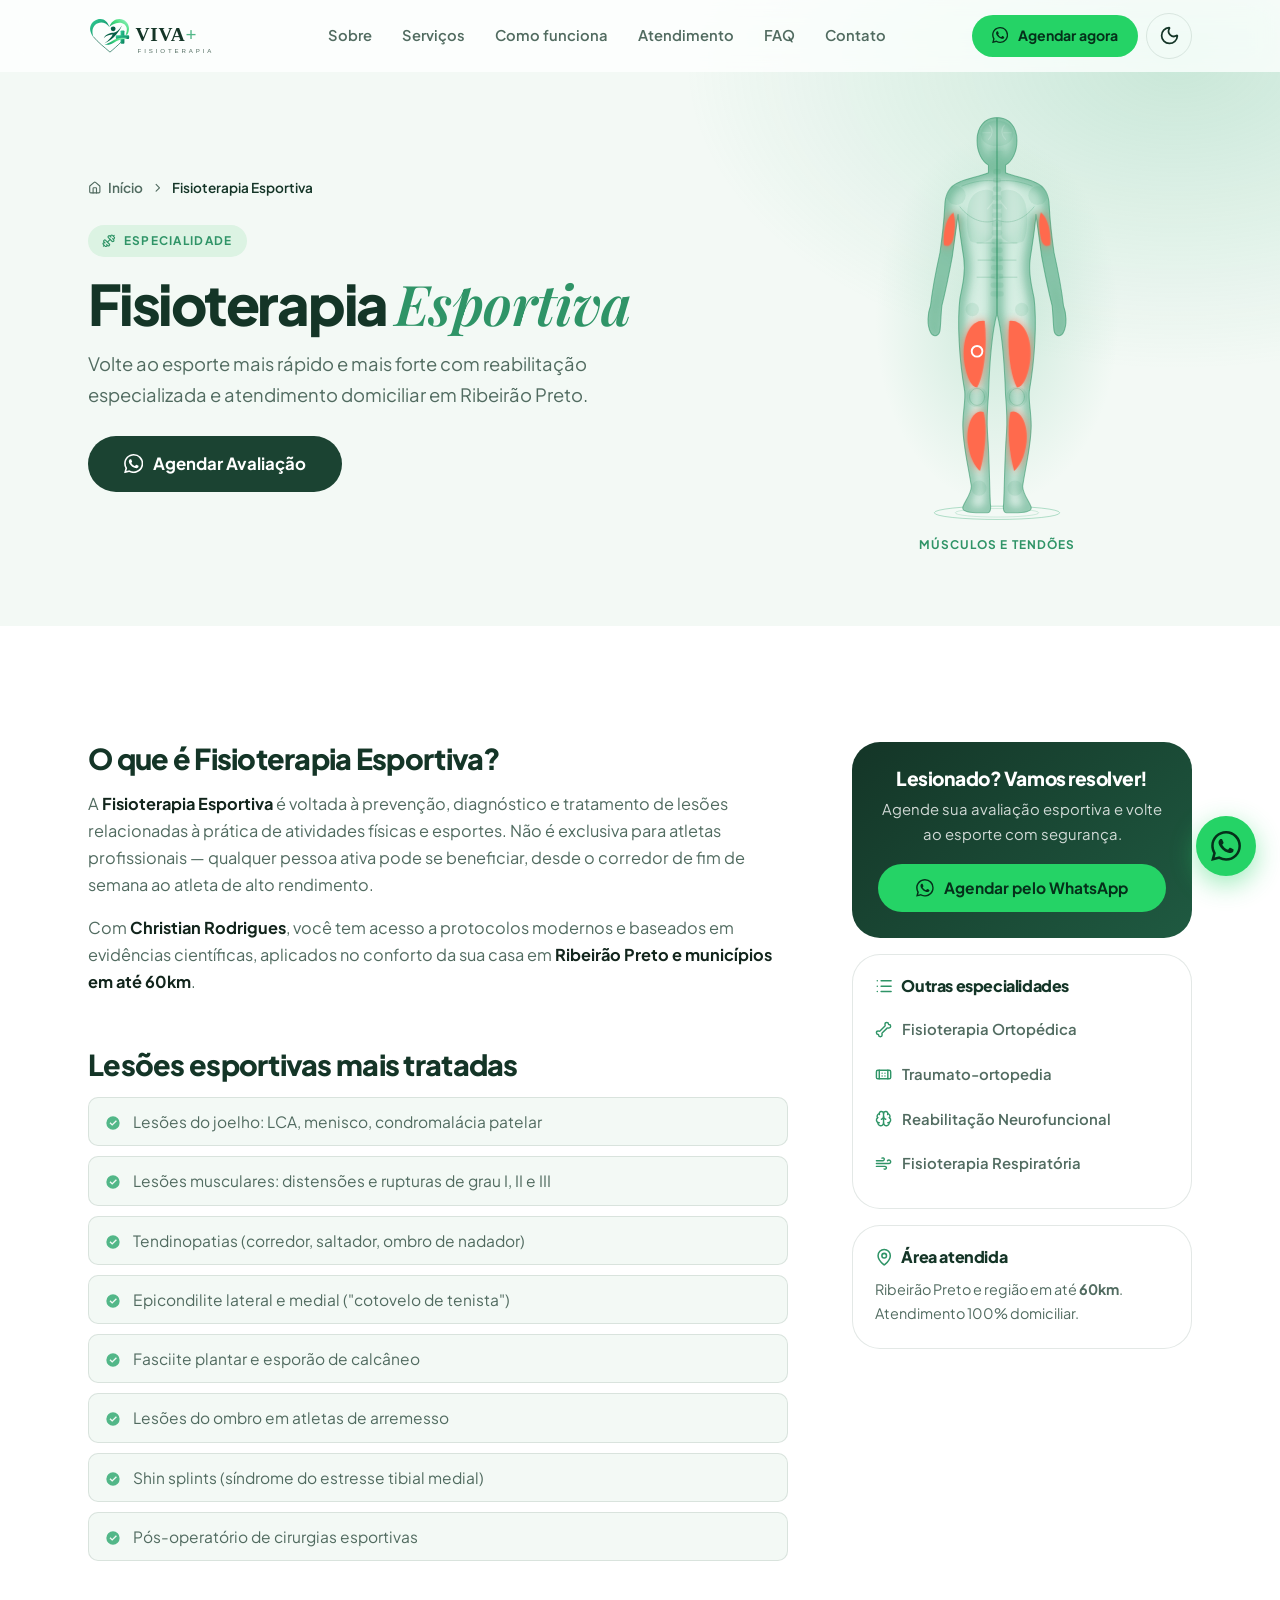
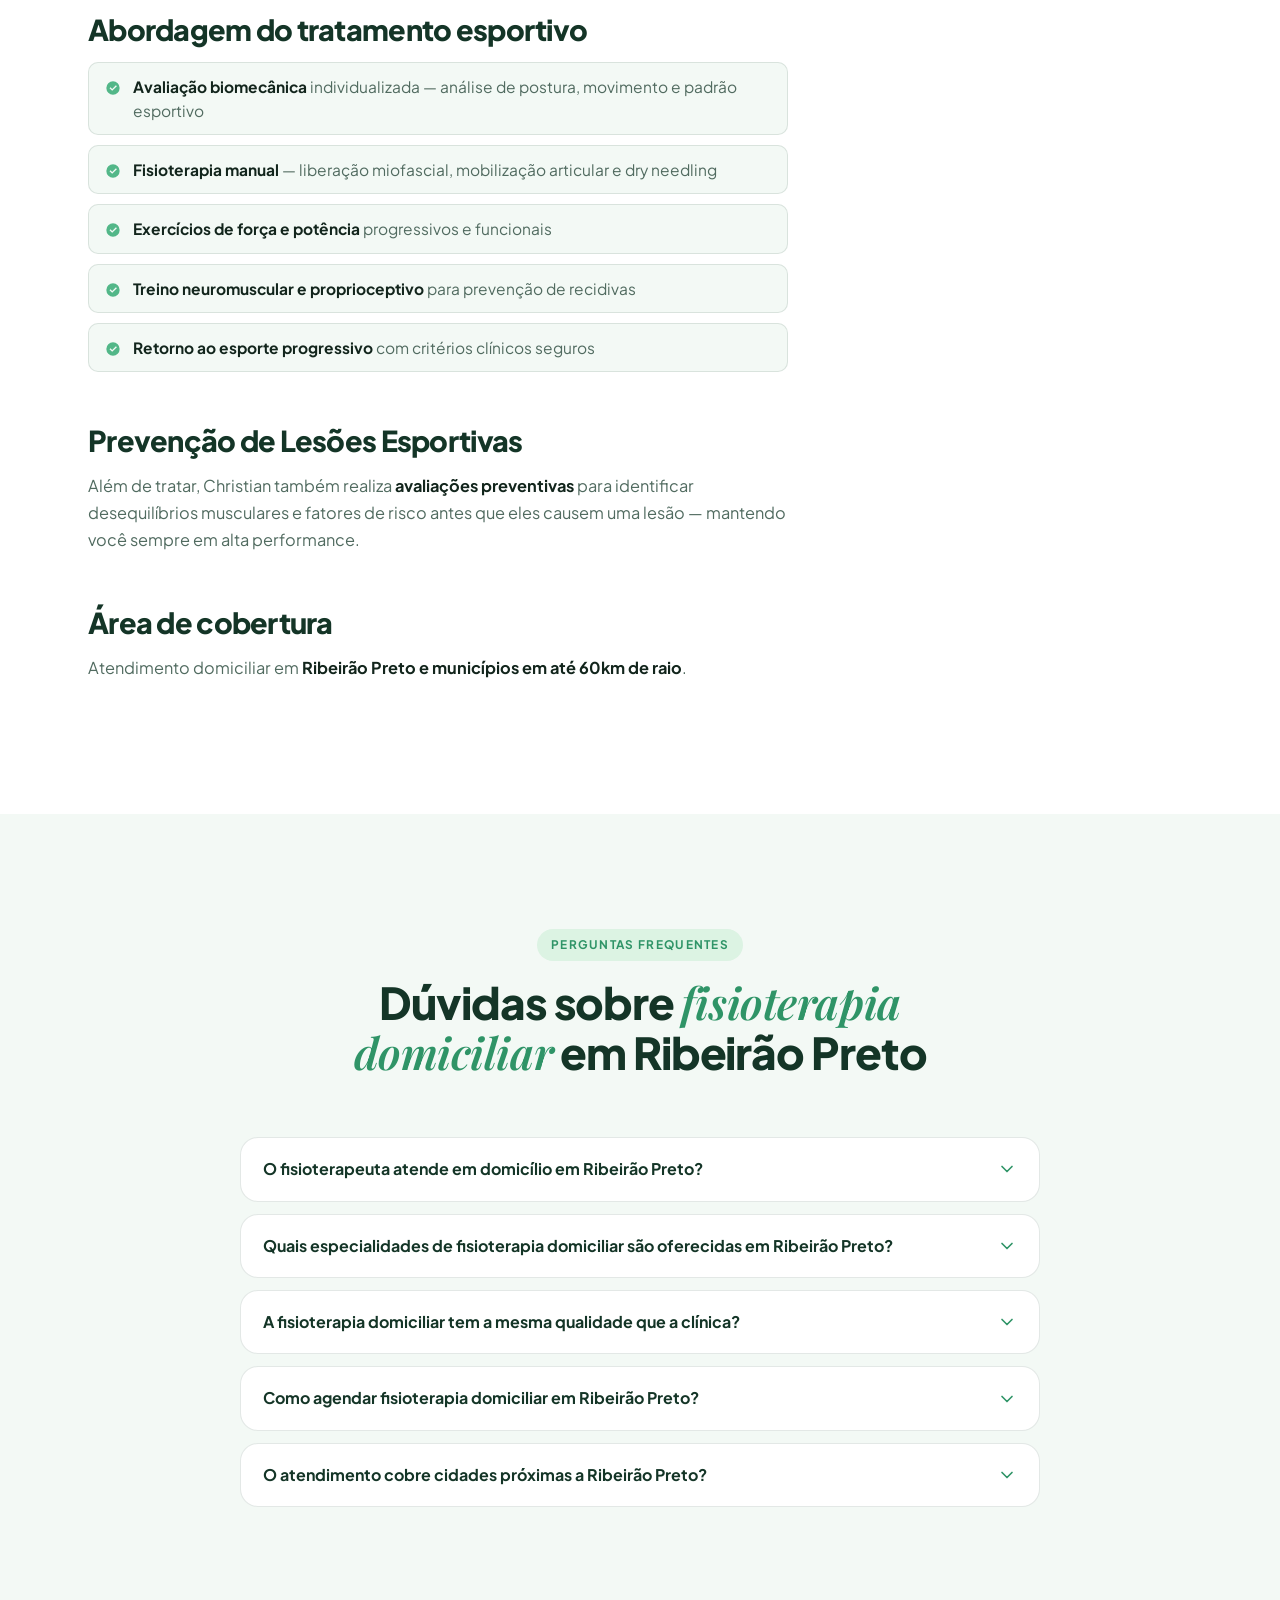
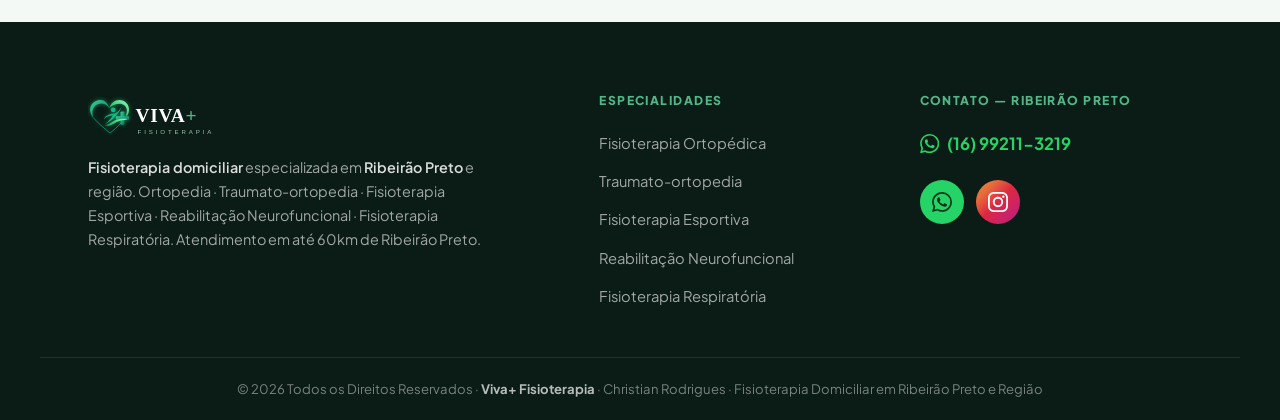
<file: fisioterapia-esportiva.html>
<!DOCTYPE html>
<html lang="pt-BR">
<head>
<meta charset="UTF-8">
<meta name="viewport" content="width=device-width, initial-scale=1, viewport-fit=cover">
<title>Fisioterapia Esportiva em Ribeirão Preto | Christian Rodrigues</title>
<meta name="description" content="Fisioterapia Esportiva domiciliar em Ribeirão Preto com Christian Rodrigues. Prevenção e reabilitação de lesões para atletas e praticantes de atividade física. Atendimento em até 60km.">
<meta name="author" content="Christian Rodrigues — Viva+ Fisioterapia">
<meta name="robots" content="index, follow, max-snippet:-1, max-image-preview:large, max-video-preview:-1">
<link rel="canonical" href="https://vivamaisfisioterapia.com.br/fisioterapia-esportiva.html">
<meta name="theme-color" content="#f3f9f5">
<meta name="color-scheme" content="light">

<link rel="icon" href="img/favicon.svg" type="image/svg+xml">
<link rel="icon" href="favicon.ico" sizes="32x32">
<link rel="apple-touch-icon" href="img/apple-touch-icon.png">

<meta property="og:type" content="website">
<meta property="og:locale" content="pt_BR">
<meta property="og:site_name" content="Viva+ Fisioterapia">
<meta property="og:url" content="https://vivamaisfisioterapia.com.br/fisioterapia-esportiva.html">
<meta property="og:title" content="Fisioterapia Esportiva em Ribeirão Preto | Christian Rodrigues">
<meta property="og:description" content="Fisioterapia Esportiva domiciliar em Ribeirão Preto com Christian Rodrigues. Prevenção e reabilitação de lesões para atletas e praticantes de atividade física. Atendimento em até 60km.">
<meta property="og:image" content="https://vivamaisfisioterapia.com.br/img/og-cover.jpg">
<meta property="og:image:width" content="1200">
<meta property="og:image:height" content="630">
<meta property="og:image:alt" content="Christian Rodrigues — Fisioterapeuta Domiciliar em Ribeirão Preto">
<meta name="twitter:card" content="summary_large_image">
<meta name="twitter:title" content="Fisioterapia Esportiva em Ribeirão Preto | Christian Rodrigues">
<meta name="twitter:description" content="Fisioterapia Esportiva domiciliar em Ribeirão Preto com Christian Rodrigues. Prevenção e reabilitação de lesões para atletas e praticantes de atividade física. Atendimento em até 60km.">
<meta name="twitter:image" content="https://vivamaisfisioterapia.com.br/img/og-cover.jpg">

<script type="application/ld+json">
{
  "@context": "https://schema.org",
  "@graph": [
    {
      "@type": "MedicalTherapy",
      "name": "Fisioterapia Esportiva",
      "description": "Volte ao esporte mais rápido e mais forte com reabilitação especializada e atendimento domiciliar em Ribeirão Preto.",
      "provider": {
        "@type": "Person",
        "name": "Christian Rodrigues",
        "jobTitle": "Fisioterapeuta",
        "url": "https://vivamaisfisioterapia.com.br"
      },
      "areaServed": "Ribeirão Preto e região — raio de 60km",
      "url": "https://vivamaisfisioterapia.com.br/fisioterapia-esportiva.html"
    },
    {
      "@type": "BreadcrumbList",
      "itemListElement": [
        {
          "@type": "ListItem",
          "position": 1,
          "name": "Início",
          "item": "https://vivamaisfisioterapia.com.br/"
        },
        {
          "@type": "ListItem",
          "position": 2,
          "name": "Fisioterapia Esportiva",
          "item": "https://vivamaisfisioterapia.com.br/fisioterapia-esportiva.html"
        }
      ]
    }
  ]
}
</script>

<link rel="preconnect" href="https://fonts.googleapis.com">
<link rel="preconnect" href="https://fonts.gstatic.com" crossorigin>
<link href="https://fonts.googleapis.com/css2?family=Plus+Jakarta+Sans:wght@400;500;600;700;800&family=Playfair+Display:ital,wght@1,600&display=swap" rel="stylesheet">
<link rel="stylesheet" href="css/site.css?v=eaf10bd2">
<script>(function(d){d.classList.add('js');try{var t=localStorage.getItem('theme');if(t==='dark')d.dataset.theme=t}catch(e){}})(document.documentElement)</script>
<script src="js/site.js?v=eaf10bd2" defer></script>
</head>
<body>
<svg width="0" height="0" style="position:absolute" aria-hidden="true"><defs><linearGradient id="lg-a" x1="0" y1="0" x2="1" y2="1"><stop offset="0" stop-color="#34d399"/><stop offset="1" stop-color="#047857"/></linearGradient><linearGradient id="lg-b" x1="0" y1="1" x2="1" y2="0"><stop offset="0" stop-color="#059669"/><stop offset=".6" stop-color="#4ade80"/><stop offset="1" stop-color="#a7f3d0"/></linearGradient></defs></svg>
<a href="#main-content" class="skip">Pular para o conteúdo</a>

<!-- ══ CABEÇALHO ══ -->
<header class="hdr" id="hdr">
  <nav class="nav c" aria-label="Navegação principal">
    <a href="./" aria-label="Viva+ Fisioterapia — Página inicial">
      <svg viewBox="0 0 215 64" xmlns="http://www.w3.org/2000/svg" class="logo" role="img" aria-label="Viva+ Fisioterapia"><title>Viva+ Fisioterapia</title>
        <g transform="translate(1 6) scale(.58)"><g class="sy"><path class="sy-l" fill="none" stroke="#065f46" stroke-width="1.6" stroke-linecap="round" stroke-linejoin="round" d="M11.5 47C22 60 38 72 51 83.5C60 76 68 69 77 60"/><path fill="url(#lg-a)" d="M11.8 47.5C4 38 1 28 5 19C9.5 9 19 3.5 28.5 3.9C38 4.3 46 11 49.5 23.3C44 16 37 12.5 30 12.5C19 12.5 10 21 9 32C8.6 38 9.8 43 11.8 47.5Z"/><path fill="url(#lg-b)" d="M49.5 23.3C53 11 63 3.5 74 3.9C86 4.3 96 13 96.6 26C96.9 32 95 37.5 92 42L88.5 42C90.8 37 91.8 32 91.3 27C90.3 18 82 12.5 73 13C63 13.5 54 18 49.5 23.3Z"/><circle class="sy-d" fill="#065f46" cx="58.7" cy="27.7" r="5.8"/><path class="sy-d" fill="#065f46" d="M79.6 19.9C74 33 62 52 37.9 62.5C49 54 55 47 57.5 41C52 41.5 43 42 36 50C41 40 51 37.5 59.500 37C67 36.5 74 30 79.6 19.9Z"/><rect fill="url(#lg-a)" x="76.4" y="31.4" width="9.2" height="32" rx="2.2"/><rect fill="url(#lg-a)" x="65" y="42.8" width="32" height="9.2" rx="2.2"/><path fill="url(#lg-b)" d="M37.9 65.5C50 62.5 58 53 72 50C80 48.3 88 48.8 93 49.5L87 52C77 52 69 55.5 61 60.5C53.5 65 46 67 37.9 65.500Z"/></g></g>
        <text class="l-name" x="66" y="39" font-family="Georgia,'Times New Roman',serif" font-weight="700" font-size="27" letter-spacing="1">VIVA<tspan class="l-plus">+</tspan></text>
        <text class="l-sub" x="69" y="55" font-family="Arial,sans-serif" font-size="8.5" letter-spacing="4">FISIOTERAPIA</text>
      </svg>
    </a>
    <div class="nav-links">
      <a href="./#sobre" class="nav-link">Sobre</a>
      <a href="./#servicos" class="nav-link">Serviços</a>
      <a href="./#como-funciona" class="nav-link">Como funciona</a>
      <a href="./#atendimento" class="nav-link">Atendimento</a>
      <a href="./#faq" class="nav-link">FAQ</a>
      <a href="./#contato" class="nav-link">Contato</a>
    </div>
    <div class="nav-acts">
      <a href="https://wa.me/5516992113219?text=Ol%C3%A1%20Christian%21%20Tenho%20interesse%20em%20Fisioterapia%20Esportiva." class="btn btn-wa btn-sm" target="_blank" rel="noopener noreferrer" aria-label="Agendar fisioterapia pelo WhatsApp">
        <svg class="ic" aria-hidden="true"><use href="img/icons.svg?v=eaf10bd2#whatsapp"/></svg><span>Agendar agora</span>
      </a>
      <button class="theme-tog" id="theme-tog" type="button" aria-label="Alternar entre modo claro e escuro" title="Modo claro/escuro"><svg class="ic i-moon" aria-hidden="true"><use href="img/icons.svg?v=eaf10bd2#moon"/></svg><svg class="ic i-sun" aria-hidden="true"><use href="img/icons.svg?v=eaf10bd2#sun"/></svg></button>
      <button class="nav-tog" id="nav-tog" aria-label="Abrir menu" aria-expanded="false" aria-controls="mnav"><svg class="ic" aria-hidden="true"><use href="img/icons.svg?v=eaf10bd2#menu"/></svg></button>
    </div>
  </nav>
</header>

<!-- ══ MENU MOBILE ══ -->
<div class="mnav" id="mnav" role="dialog" aria-modal="true" aria-label="Menu">
  <div class="mnav-top">
    <svg viewBox="0 0 215 64" xmlns="http://www.w3.org/2000/svg" class="logo" role="img" aria-label="Viva+ Fisioterapia">
        <g transform="translate(1 6) scale(.58)"><g class="sy"><path class="sy-l" fill="none" stroke="#065f46" stroke-width="1.6" stroke-linecap="round" stroke-linejoin="round" d="M11.5 47C22 60 38 72 51 83.5C60 76 68 69 77 60"/><path fill="url(#lg-a)" d="M11.8 47.5C4 38 1 28 5 19C9.5 9 19 3.5 28.5 3.9C38 4.3 46 11 49.5 23.3C44 16 37 12.5 30 12.5C19 12.5 10 21 9 32C8.6 38 9.8 43 11.8 47.5Z"/><path fill="url(#lg-b)" d="M49.5 23.3C53 11 63 3.5 74 3.9C86 4.3 96 13 96.6 26C96.9 32 95 37.5 92 42L88.5 42C90.8 37 91.8 32 91.3 27C90.3 18 82 12.5 73 13C63 13.5 54 18 49.5 23.3Z"/><circle class="sy-d" fill="#065f46" cx="58.7" cy="27.7" r="5.8"/><path class="sy-d" fill="#065f46" d="M79.6 19.9C74 33 62 52 37.9 62.5C49 54 55 47 57.5 41C52 41.5 43 42 36 50C41 40 51 37.5 59.500 37C67 36.5 74 30 79.6 19.9Z"/><rect fill="url(#lg-a)" x="76.4" y="31.4" width="9.2" height="32" rx="2.2"/><rect fill="url(#lg-a)" x="65" y="42.8" width="32" height="9.2" rx="2.2"/><path fill="url(#lg-b)" d="M37.9 65.5C50 62.5 58 53 72 50C80 48.3 88 48.8 93 49.5L87 52C77 52 69 55.5 61 60.5C53.5 65 46 67 37.9 65.500Z"/></g></g>
        <text class="l-name" x="66" y="39" font-family="Georgia,'Times New Roman',serif" font-weight="700" font-size="27" letter-spacing="1">VIVA<tspan class="l-plus">+</tspan></text>
        <text class="l-sub" x="69" y="55" font-family="Arial,sans-serif" font-size="8.5" letter-spacing="4">FISIOTERAPIA</text>
      </svg>
    <button class="mnav-close" id="mnav-close" aria-label="Fechar menu"><svg class="ic" aria-hidden="true"><use href="img/icons.svg?v=eaf10bd2#x"/></svg></button>
  </div>
  <nav class="mnav-links" aria-label="Menu mobile">
    <a href="./#sobre" class="mnav-link" style="--i:0">Sobre <svg class="ic" aria-hidden="true"><use href="img/icons.svg?v=eaf10bd2#arrow-right"/></svg></a>
    <a href="./#servicos" class="mnav-link" style="--i:1">Serviços <svg class="ic" aria-hidden="true"><use href="img/icons.svg?v=eaf10bd2#arrow-right"/></svg></a>
    <a href="./#como-funciona" class="mnav-link" style="--i:2">Como funciona <svg class="ic" aria-hidden="true"><use href="img/icons.svg?v=eaf10bd2#arrow-right"/></svg></a>
    <a href="./#atendimento" class="mnav-link" style="--i:3">Atendimento <svg class="ic" aria-hidden="true"><use href="img/icons.svg?v=eaf10bd2#arrow-right"/></svg></a>
    <a href="./#faq" class="mnav-link" style="--i:4">FAQ <svg class="ic" aria-hidden="true"><use href="img/icons.svg?v=eaf10bd2#arrow-right"/></svg></a>
    <a href="./#contato" class="mnav-link" style="--i:5">Contato <svg class="ic" aria-hidden="true"><use href="img/icons.svg?v=eaf10bd2#arrow-right"/></svg></a>
  </nav>
  <div class="mnav-foot">
    <a href="https://wa.me/5516992113219?text=Ol%C3%A1%20Christian%21%20Tenho%20interesse%20em%20Fisioterapia%20Esportiva." class="btn btn-wa btn-lg" target="_blank" rel="noopener noreferrer"><svg class="ic" aria-hidden="true"><use href="img/icons.svg?v=eaf10bd2#whatsapp"/></svg> Agendar pelo WhatsApp</a>
    <a href="https://www.instagram.com/christianrodrigues03?igsh=MXczcjdnam0zOTdqcQ==" class="btn btn-o" target="_blank" rel="noopener noreferrer"><svg class="ic" aria-hidden="true"><use href="img/icons.svg?v=eaf10bd2#instagram"/></svg> Instagram</a>
  </div>
</div>

<main id="main-content">

<!-- ══ HERO INTERNO ══ -->
<section class="ih">
  <div class="c ih-grid">
    <div data-a="l">
      <nav class="crumb" aria-label="Navegação estrutural">
        <a href="./"><svg class="ic" aria-hidden="true"><use href="img/icons.svg?v=eaf10bd2#house"/></svg> Início</a>
        <svg class="ic" aria-hidden="true"><use href="img/icons.svg?v=eaf10bd2#chevron-right"/></svg>
        <span aria-current="page">Fisioterapia Esportiva</span>
      </nav>
      <span class="tag"><svg class="ic" aria-hidden="true"><use href="img/icons.svg?v=eaf10bd2#dumbbell"/></svg> Especialidade</span>
      <h1 class="ih-title">Fisioterapia <em>Esportiva</em></h1>
      <p class="ih-sub">Volte ao esporte mais rápido e mais forte com reabilitação especializada e atendimento domiciliar em Ribeirão Preto.</p>
      <a href="https://wa.me/5516992113219?text=Ol%C3%A1%20Christian%21%20Tenho%20interesse%20em%20Fisioterapia%20Esportiva." class="btn btn-p btn-lg" target="_blank" rel="noopener noreferrer"><svg class="ic" aria-hidden="true"><use href="img/icons.svg?v=eaf10bd2#whatsapp"/></svg> Agendar Avaliação</a>
    </div>
    <div class="ih-fig" data-a="r">
      <div class="fig" data-fig>
      <div class="fig-stage">
        <svg class="fig-svg" viewBox="0 0 200 432" aria-hidden="true">
          <defs>
            <linearGradient id="fg-skin" x1="0" y1="0" x2="0" y2="1"><stop offset="0" class="fs-1"/><stop offset=".55" class="fs-2"/><stop offset="1" class="fs-3"/></linearGradient>
            <linearGradient id="fg-scan" x1="0" y1="0" x2="0" y2="1"><stop offset="0" class="sc-0"/><stop offset="1" class="sc-1"/></linearGradient>
            <filter id="fg-blur" x="-20%" y="-10%" width="140%" height="120%"><feGaussianBlur stdDeviation="5"/></filter>
            <path id="fg-half" d="M100 8C113 8 121 18 121 32C121 44 116 54 109 58L109 66C118 70 132 72 140 76C150 80 155 90 155 102C156 120 158 136 160 150C164 168 168 188 170 206C173 214 174 226 170 234C167 240 161 238 160 232C159 224 159 214 158 206C154 190 150 170 147 154C145 140 143 124 141 110C140 126 137 142 135 156C133 170 136 184 139 198C142 222 140 262 134 296C133 306 136 318 136 332C136 352 130 376 127 396C127 404 134 412 136 418C137 423 128 424 118 424L110 424C107 424 106 420 107 414C108 392 108 366 110 340C111 326 110 312 109 300C108 270 106 236 100 214Z"/>
            <clipPath id="fg-clip"><use href="#fg-half"/><use href="#fg-half" transform="matrix(-1 0 0 1 200 0)"/></clipPath>
          </defs>
          <ellipse class="b-floor" cx="100" cy="424" rx="66" ry="7"/>
          <ellipse class="b-floor b-floor--2" cx="100" cy="424" rx="44" ry="4.5"/>
          <g class="b-skin"><use href="#fg-half"/><use href="#fg-half" transform="matrix(-1 0 0 1 200 0)"/></g>
          <g clip-path="url(#fg-clip)">
            <g class="b-shade"><use href="#fg-half"/><use href="#fg-half" transform="matrix(-1 0 0 1 200 0)"/></g>
            <ellipse class="b-hi" cx="100" cy="104" rx="26" ry="34"/><ellipse class="b-hi" cx="100" cy="26" rx="12" ry="14"/><path d="M122 226C128 250 128 276 122 292" class="b-hi-l"/><path d="M122 226C128 250 128 276 122 292" transform="matrix(-1 0 0 1 200 0)" class="b-hi-l"/>
            <g class="b-line"><path d="M100 75C112 73 124 75 137 80"/><path d="M100 75C112 73 124 75 137 80" transform="matrix(-1 0 0 1 200 0)"/><path d="M101 116C113 121 128 116 139 102"/><path d="M101 116C113 121 128 116 139 102" transform="matrix(-1 0 0 1 200 0)"/><path d="M100 120V198"/><path d="M103 140H121"/><path d="M103 140H121" transform="matrix(-1 0 0 1 200 0)"/><path d="M103 158H120"/><path d="M103 158H120" transform="matrix(-1 0 0 1 200 0)"/><path d="M103 176H121"/><path d="M103 176H121" transform="matrix(-1 0 0 1 200 0)"/><ellipse cx="121" cy="302" rx="8" ry="9"/><ellipse cx="79" cy="302" rx="8" ry="9"/></g>
            <g class="b-reg" data-spec="neuro"><path d="M100 11C110 11 117 17 117 25C117 33 110 38 100 38C90 38 83 33 83 25C83 17 90 11 100 11Z"/><path class="b-reg-l" d="M100 12V37M92 16C96 20 96 26 91 31M108 16C104 20 104 26 109 31M85 24H93M107 24H115"/></g>
            <g class="b-reg" data-spec="resp"><path d="M104 86C112 81 126 85 130 99C133 113 132 128 128 138C120 143 108 139 104 132Z"/><path d="M104 86C112 81 126 85 130 99C133 113 132 128 128 138C120 143 108 139 104 132Z" transform="matrix(-1 0 0 1 200 0)"/><path class="b-reg-l" d="M100 70V92M100 92L110 104M100 92L90 104"/></g>
            <g class="b-reg" data-spec="orto"><rect x="96.0" y="62.0" width="8.0" height="5.6" rx="2.2"/><rect x="95.8" y="71.2" width="8.4" height="5.6" rx="2.2"/><rect x="95.6" y="80.4" width="8.8" height="5.6" rx="2.2"/><rect x="95.4" y="89.6" width="9.3" height="5.6" rx="2.2"/><rect x="95.2" y="98.8" width="9.7" height="5.6" rx="2.2"/><rect x="95.0" y="108.0" width="10.1" height="5.6" rx="2.2"/><rect x="94.7" y="117.2" width="10.5" height="5.6" rx="2.2"/><rect x="94.5" y="126.4" width="10.9" height="5.6" rx="2.2"/><rect x="94.3" y="135.6" width="11.4" height="5.6" rx="2.2"/><rect x="94.1" y="144.8" width="11.8" height="5.6" rx="2.2"/><rect x="93.9" y="154.0" width="12.2" height="5.6" rx="2.2"/><rect x="93.7" y="163.2" width="12.6" height="5.6" rx="2.2"/><rect x="93.5" y="172.4" width="13.0" height="5.6" rx="2.2"/><rect x="93.3" y="181.6" width="13.5" height="5.6" rx="2.2"/><rect x="93.1" y="190.8" width="13.9" height="5.6" rx="2.2"/><circle cx="126" cy="210" r="7"/><circle cx="74" cy="210" r="7"/></g>
            <g class="b-reg" data-spec="trauma"><circle cx="121" cy="302" r="11"/><circle cx="79" cy="302" r="11"/><circle cx="119" cy="398" r="8"/><circle cx="81" cy="398" r="8"/><circle cx="143" cy="90" r="10"/><circle cx="57" cy="90" r="10"/></g>
            <g class="b-reg on" data-spec="esporte"><path d="M113 222C127 220 137 238 135 262C133 280 127 292 121 292C114 280 110 250 113 222Z"/><path d="M113 222C127 220 137 238 135 262C133 280 127 292 121 292C114 280 110 250 113 222Z" transform="matrix(-1 0 0 1 200 0)"/><path d="M114 318C124 314 133 330 131 350C129 366 123 376 118 380C113 362 110 336 114 318Z"/><path d="M114 318C124 314 133 330 131 350C129 366 123 376 118 380C113 362 110 336 114 318Z" transform="matrix(-1 0 0 1 200 0)"/><path d="M146 108C153 112 157 128 156 142C151 145 147 141 146 134C144 124 144 114 146 108Z"/><path d="M146 108C153 112 157 128 156 142C151 145 147 141 146 134C144 124 144 114 146 108Z" transform="matrix(-1 0 0 1 200 0)"/></g>
            <rect class="b-scan" x="20" y="-70" width="160" height="70" fill="url(#fg-scan)"/>
          </g>
          <g class="b-edge"><use href="#fg-half"/><use href="#fg-half" transform="matrix(-1 0 0 1 200 0)"/></g>
          <g class="b-dot" data-spec="neuro" style="--i:0"><circle class="b-hit" cx="100" cy="24" r="17"/><circle class="b-ping" cx="100" cy="24" r="5"/><circle class="b-core" cx="100" cy="24" r="4.2"/></g><g class="b-dot" data-spec="resp" style="--i:1"><circle class="b-hit" cx="118" cy="108" r="17"/><circle class="b-ping" cx="118" cy="108" r="5"/><circle class="b-core" cx="118" cy="108" r="4.2"/></g><g class="b-dot" data-spec="orto" style="--i:2"><circle class="b-hit" cx="100" cy="166" r="17"/><circle class="b-ping" cx="100" cy="166" r="5"/><circle class="b-core" cx="100" cy="166" r="4.2"/></g><g class="b-dot" data-spec="trauma" style="--i:3"><circle class="b-hit" cx="121" cy="302" r="17"/><circle class="b-ping" cx="121" cy="302" r="5"/><circle class="b-core" cx="121" cy="302" r="4.2"/></g><g class="b-dot on" data-spec="esporte" style="--i:4"><circle class="b-hit" cx="79" cy="254" r="17"/><circle class="b-ping" cx="79" cy="254" r="5"/><circle class="b-core" cx="79" cy="254" r="4.2"/></g>
        </svg>
      </div>
      <p class="fig-info" aria-live="polite"><span class="fig-region">Músculos e tendões</span><strong class="fig-name">Fisioterapia Esportiva</strong></p>
    </div>
    </div>
  </div>
</section>

<!-- ══ CONTEÚDO ══ -->
<section class="sec">
  <div class="c in-grid">
    <article class="prose" data-a>
        <h2>O que é Fisioterapia Esportiva?</h2>
        <p>A <strong>Fisioterapia Esportiva</strong> é voltada à prevenção, diagnóstico e tratamento de lesões relacionadas à prática de atividades físicas e esportes. Não é exclusiva para atletas profissionais — qualquer pessoa ativa pode se beneficiar, desde o corredor de fim de semana ao atleta de alto rendimento.</p>
        <p>Com <strong>Christian Rodrigues</strong>, você tem acesso a protocolos modernos e baseados em evidências científicas, aplicados no conforto da sua casa em <strong>Ribeirão Preto e municípios em até 60km</strong>.</p>

        <h2>Lesões esportivas mais tratadas</h2>
        <ul>
        <li>Lesões do joelho: LCA, menisco, condromalácia patelar</li>
        <li>Lesões musculares: distensões e rupturas de grau I, II e III</li>
        <li>Tendinopatias (corredor, saltador, ombro de nadador)</li>
        <li>Epicondilite lateral e medial ("cotovelo de tenista")</li>
        <li>Fasciite plantar e esporão de calcâneo</li>
        <li>Lesões do ombro em atletas de arremesso</li>
        <li>Shin splints (síndrome do estresse tibial medial)</li>
        <li>Pós-operatório de cirurgias esportivas</li>
        </ul>

        <h2>Abordagem do tratamento esportivo</h2>
        <ul>
        <li><strong>Avaliação biomecânica</strong> individualizada — análise de postura, movimento e padrão esportivo</li>
        <li><strong>Fisioterapia manual</strong> — liberação miofascial, mobilização articular e dry needling</li>
        <li><strong>Exercícios de força e potência</strong> progressivos e funcionais</li>
        <li><strong>Treino neuromuscular e proprioceptivo</strong> para prevenção de recidivas</li>
        <li><strong>Retorno ao esporte progressivo</strong> com critérios clínicos seguros</li>
        </ul>

        <h2>Prevenção de Lesões Esportivas</h2>
        <p>Além de tratar, Christian também realiza <strong>avaliações preventivas</strong> para identificar desequilíbrios musculares e fatores de risco antes que eles causem uma lesão — mantendo você sempre em alta performance.</p>

        <h2>Área de cobertura</h2>
        <p>Atendimento domiciliar em <strong>Ribeirão Preto e municípios em até 60km de raio</strong>.</p>
    </article>

    <aside class="side" aria-label="Agendamento e outras especialidades">
      <div class="side-cta">
        <h3>Lesionado? Vamos resolver!</h3>
        <p>Agende sua avaliação esportiva e volte ao esporte com segurança.</p>
        <a href="https://wa.me/5516992113219?text=Ol%C3%A1%20Christian%21%20Tenho%20interesse%20em%20Fisioterapia%20Esportiva." class="btn btn-wa" target="_blank" rel="noopener noreferrer"><svg class="ic" aria-hidden="true"><use href="img/icons.svg?v=eaf10bd2#whatsapp"/></svg> Agendar pelo WhatsApp</a>
      </div>
      <div class="side-card">
        <h3><svg class="ic" aria-hidden="true"><use href="img/icons.svg?v=eaf10bd2#list"/></svg> Outras especialidades</h3>
        <ul>
            <li><a href="ortopedia.html"><svg class="ic" aria-hidden="true"><use href="img/icons.svg?v=eaf10bd2#bone"/></svg> Fisioterapia Ortopédica</a></li>
            <li><a href="traumatortopedia.html"><svg class="ic" aria-hidden="true"><use href="img/icons.svg?v=eaf10bd2#bandage"/></svg> Traumato-ortopedia</a></li>
            <li><a href="reabilitacao-neurofuncional.html"><svg class="ic" aria-hidden="true"><use href="img/icons.svg?v=eaf10bd2#brain"/></svg> Reabilitação Neurofuncional</a></li>
            <li><a href="fisioterapia-respiratoria.html"><svg class="ic" aria-hidden="true"><use href="img/icons.svg?v=eaf10bd2#wind"/></svg> Fisioterapia Respiratória</a></li>
        </ul>
      </div>
      <div class="side-card">
        <h3><svg class="ic" aria-hidden="true"><use href="img/icons.svg?v=eaf10bd2#map-pin"/></svg> Área atendida</h3>
        <p>Ribeirão Preto e região em até <strong>60km</strong>. Atendimento 100% domiciliar.</p>
      </div>
    </aside>
  </div>
</section>

<!-- ══ FAQ ══ -->
<section class="sec sec--alt" id="faq" aria-labelledby="faq-title">
  <div class="c">
    <header class="s-hdr" data-a>
      <span class="tag">Perguntas frequentes</span>
      <h2 class="s-title" id="faq-title">Dúvidas sobre <em>fisioterapia domiciliar</em> em Ribeirão Preto</h2>
    </header>
    <div class="faq-list" data-a>
      <details class="faq-item" name="faq">
        <summary>O fisioterapeuta atende em domicílio em Ribeirão Preto? <svg class="ic" aria-hidden="true"><use href="img/icons.svg?v=eaf10bd2#chevron-down"/></svg></summary>
        <p>Sim! Christian Rodrigues oferece <strong>fisioterapia domiciliar em Ribeirão Preto</strong> e toda a região em um raio de 60km, incluindo Sertãozinho, Jardinópolis, Cravinhos, Serrana, Brodowski, Batatais e Franca. Você recebe atendimento profissional sem sair de casa.</p>
      </details>
      <details class="faq-item" name="faq">
        <summary>Quais especialidades de fisioterapia domiciliar são oferecidas em Ribeirão Preto? <svg class="ic" aria-hidden="true"><use href="img/icons.svg?v=eaf10bd2#chevron-down"/></svg></summary>
        <p>São 5 especialidades de <strong>fisioterapia domiciliar em Ribeirão Preto</strong>: <strong>Fisioterapia Ortopédica</strong>, <strong>Traumato-ortopedia</strong>, <strong>Fisioterapia Esportiva</strong>, <strong>Reabilitação Neurofuncional</strong> (AVC, Parkinson) e <strong>Fisioterapia Respiratória</strong> (DPOC, pós-COVID). Todas realizadas no conforto da sua casa.</p>
      </details>
      <details class="faq-item" name="faq">
        <summary>A fisioterapia domiciliar tem a mesma qualidade que a clínica? <svg class="ic" aria-hidden="true"><use href="img/icons.svg?v=eaf10bd2#chevron-down"/></svg></summary>
        <p>Sim! Christian leva todos os equipamentos profissionais necessários ao seu domicílio em Ribeirão Preto, garantindo uma sessão completa, profissional e baseada em evidências científicas — com a comodidade de não precisar sair de casa.</p>
      </details>
      <details class="faq-item" name="faq">
        <summary>Como agendar fisioterapia domiciliar em Ribeirão Preto? <svg class="ic" aria-hidden="true"><use href="img/icons.svg?v=eaf10bd2#chevron-down"/></svg></summary>
        <p>É simples! Entre em contato pelo <strong>WhatsApp (16) 99211-3219</strong>. O agendamento é rápido, sem burocracia e com horários flexíveis para encaixar na sua rotina em Ribeirão Preto e região.</p>
      </details>
      <details class="faq-item" name="faq">
        <summary>O atendimento cobre cidades próximas a Ribeirão Preto? <svg class="ic" aria-hidden="true"><use href="img/icons.svg?v=eaf10bd2#chevron-down"/></svg></summary>
        <p>Sim! A <strong>fisioterapia domiciliar</strong> atende em um raio de <strong>60km a partir de Ribeirão Preto</strong>, cobrindo cidades como Sertãozinho, Jardinópolis, Cravinhos, Serrana, Brodowski, Batatais e Franca. Entre em contato para verificar sua região.</p>
      </details>
    </div>
  </div>
</section>

</main>

<!-- ══ RODAPÉ ══ -->
<footer class="ftr">
  <div class="c ftr-inner">
    <div class="ftr-brand">
      <svg viewBox="0 0 215 64" xmlns="http://www.w3.org/2000/svg" class="logo" role="img" aria-label="Viva+ Fisioterapia">
        <g transform="translate(1 6) scale(.58)"><g class="sy"><path class="sy-l" fill="none" stroke="#065f46" stroke-width="1.6" stroke-linecap="round" stroke-linejoin="round" d="M11.5 47C22 60 38 72 51 83.5C60 76 68 69 77 60"/><path fill="url(#lg-a)" d="M11.8 47.5C4 38 1 28 5 19C9.5 9 19 3.5 28.5 3.9C38 4.3 46 11 49.5 23.3C44 16 37 12.5 30 12.5C19 12.5 10 21 9 32C8.6 38 9.8 43 11.8 47.5Z"/><path fill="url(#lg-b)" d="M49.5 23.3C53 11 63 3.5 74 3.9C86 4.3 96 13 96.6 26C96.9 32 95 37.5 92 42L88.5 42C90.8 37 91.8 32 91.3 27C90.3 18 82 12.5 73 13C63 13.5 54 18 49.5 23.3Z"/><circle class="sy-d" fill="#065f46" cx="58.7" cy="27.7" r="5.8"/><path class="sy-d" fill="#065f46" d="M79.6 19.9C74 33 62 52 37.9 62.5C49 54 55 47 57.5 41C52 41.5 43 42 36 50C41 40 51 37.5 59.500 37C67 36.5 74 30 79.6 19.9Z"/><rect fill="url(#lg-a)" x="76.4" y="31.4" width="9.2" height="32" rx="2.2"/><rect fill="url(#lg-a)" x="65" y="42.8" width="32" height="9.2" rx="2.2"/><path fill="url(#lg-b)" d="M37.9 65.5C50 62.5 58 53 72 50C80 48.3 88 48.8 93 49.5L87 52C77 52 69 55.5 61 60.5C53.5 65 46 67 37.9 65.500Z"/></g></g>
        <text class="l-name" x="66" y="39" font-family="Georgia,'Times New Roman',serif" font-weight="700" font-size="27" letter-spacing="1">VIVA<tspan class="l-plus">+</tspan></text>
        <text class="l-sub" x="69" y="55" font-family="Arial,sans-serif" font-size="8.5" letter-spacing="4">FISIOTERAPIA</text>
      </svg>
      <p>
        <strong>Fisioterapia domiciliar</strong> especializada em <strong>Ribeirão Preto</strong> e região.
        Ortopedia · Traumato-ortopedia · Fisioterapia Esportiva · Reabilitação Neurofuncional · Fisioterapia Respiratória.
        Atendimento em até 60km de Ribeirão Preto.
      </p>
    </div>
    <nav class="ftr-links" aria-label="Especialidades">
      <h3>Especialidades</h3>
      <ul>
        <li><a href="ortopedia.html">Fisioterapia Ortopédica</a></li>
        <li><a href="traumatortopedia.html">Traumato-ortopedia</a></li>
        <li><a href="fisioterapia-esportiva.html">Fisioterapia Esportiva</a></li>
        <li><a href="reabilitacao-neurofuncional.html">Reabilitação Neurofuncional</a></li>
        <li><a href="fisioterapia-respiratoria.html">Fisioterapia Respiratória</a></li>
      </ul>
    </nav>
    <div class="ftr-contact">
      <h3>Contato — Ribeirão Preto</h3>
      <a href="https://wa.me/5516992113219" class="ftr-wa" target="_blank" rel="noopener noreferrer" aria-label="WhatsApp (16) 99211-3219">
        <svg class="ic" aria-hidden="true"><use href="img/icons.svg?v=eaf10bd2#whatsapp"/></svg> (16) 99211-3219
      </a>
      <div class="ftr-soc">
        <a href="https://wa.me/5516992113219" target="_blank" rel="noopener noreferrer" aria-label="WhatsApp" class="soc-ic soc-wa"><svg class="ic" aria-hidden="true"><use href="img/icons.svg?v=eaf10bd2#whatsapp"/></svg></a>
        <a href="https://www.instagram.com/christianrodrigues03?igsh=MXczcjdnam0zOTdqcQ==" target="_blank" rel="noopener noreferrer" aria-label="Instagram de Christian Rodrigues" class="soc-ic soc-ig"><svg class="ic" aria-hidden="true"><use href="img/icons.svg?v=eaf10bd2#instagram"/></svg></a>
      </div>
    </div>
  </div>
  <div class="ftr-bot">
    <p>© 2026 Todos os Direitos Reservados · <strong>Viva+ Fisioterapia</strong> · Christian Rodrigues · Fisioterapia Domiciliar em Ribeirão Preto e Região</p>
  </div>
</footer>

<!-- WhatsApp: botão flutuante (desktop) e barra fixa (celular) -->
<a href="https://wa.me/5516992113219?text=Ol%C3%A1%20Christian%21%20Tenho%20interesse%20em%20Fisioterapia%20Esportiva." class="wa-float" target="_blank" rel="noopener noreferrer" aria-label="Agendar pelo WhatsApp"><svg class="ic" aria-hidden="true"><use href="img/icons.svg?v=eaf10bd2#whatsapp"/></svg></a>
<div class="wa-bar" id="wa-bar">
  <a href="https://wa.me/5516992113219?text=Ol%C3%A1%20Christian%21%20Tenho%20interesse%20em%20Fisioterapia%20Esportiva." class="btn btn-wa" target="_blank" rel="noopener noreferrer"><svg class="ic" aria-hidden="true"><use href="img/icons.svg?v=eaf10bd2#whatsapp"/></svg> Agendar pelo WhatsApp</a>
</div>

</body>
</html>
</file>
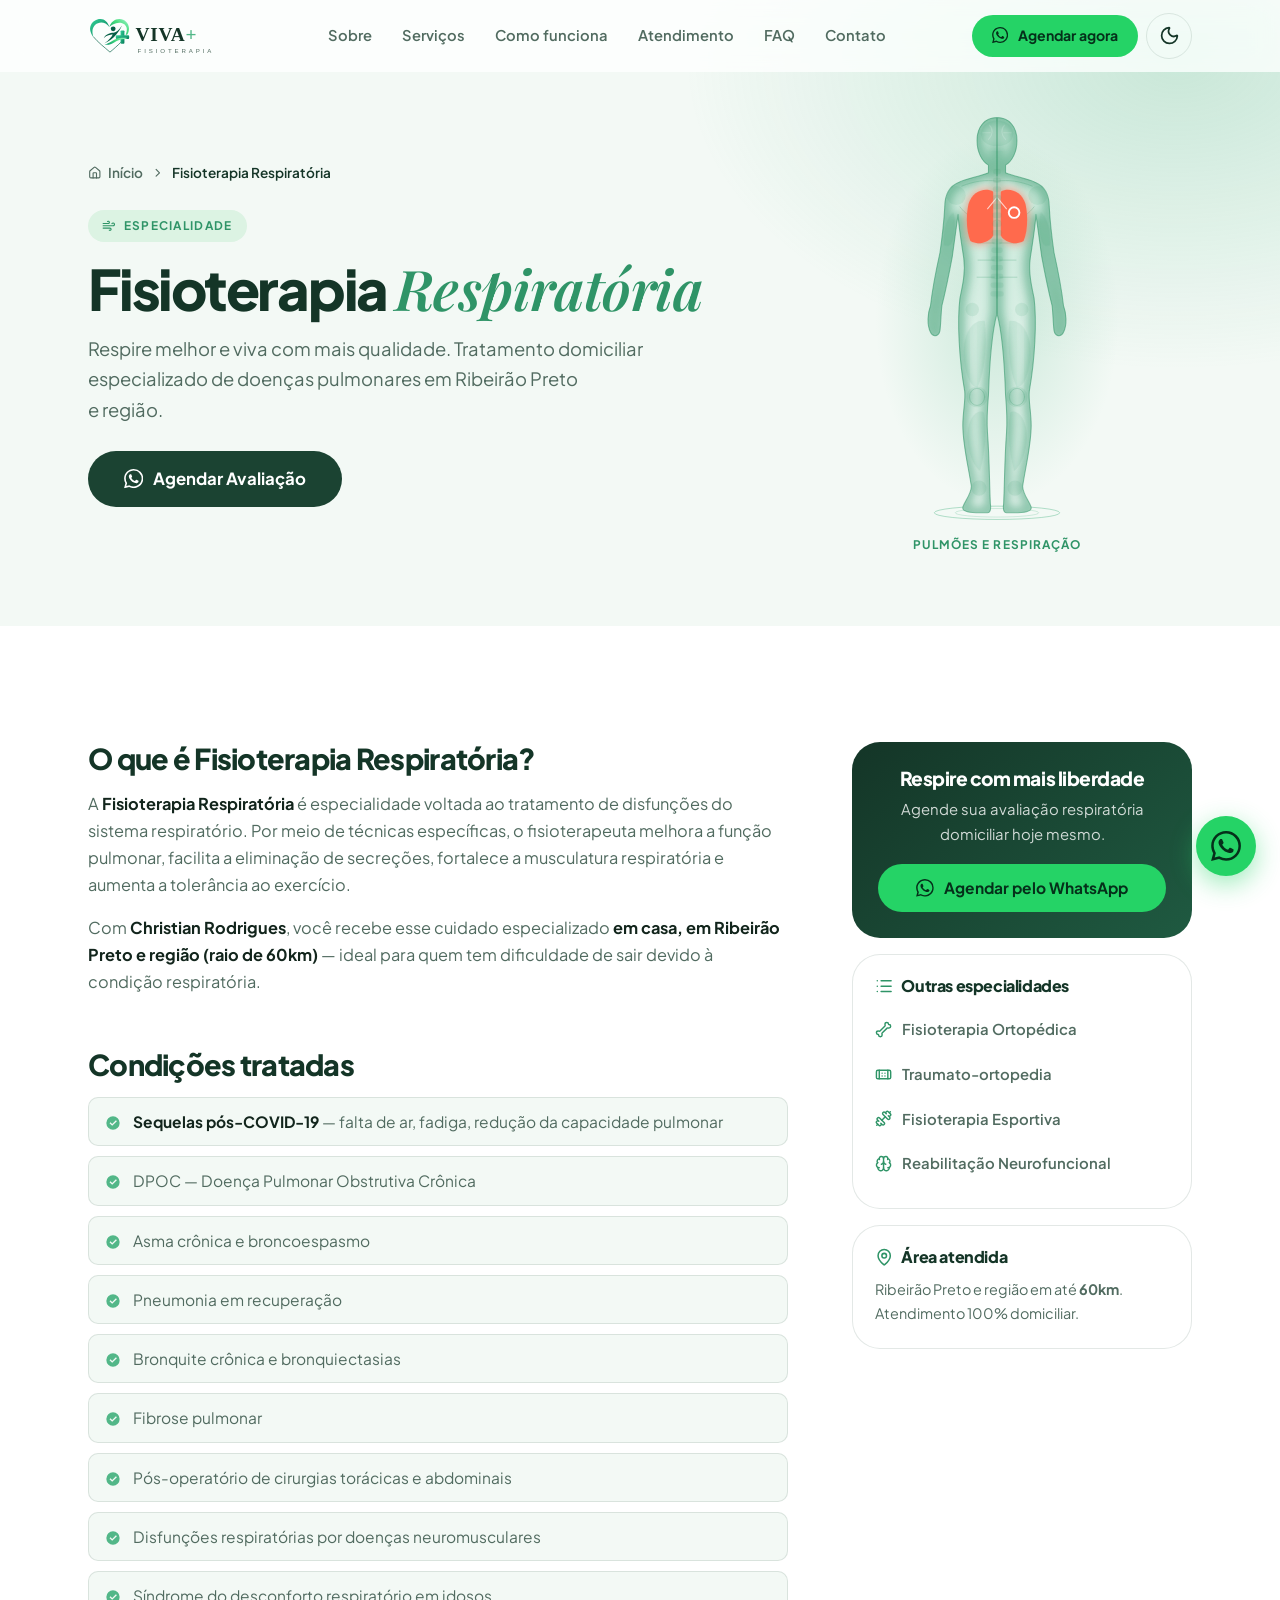
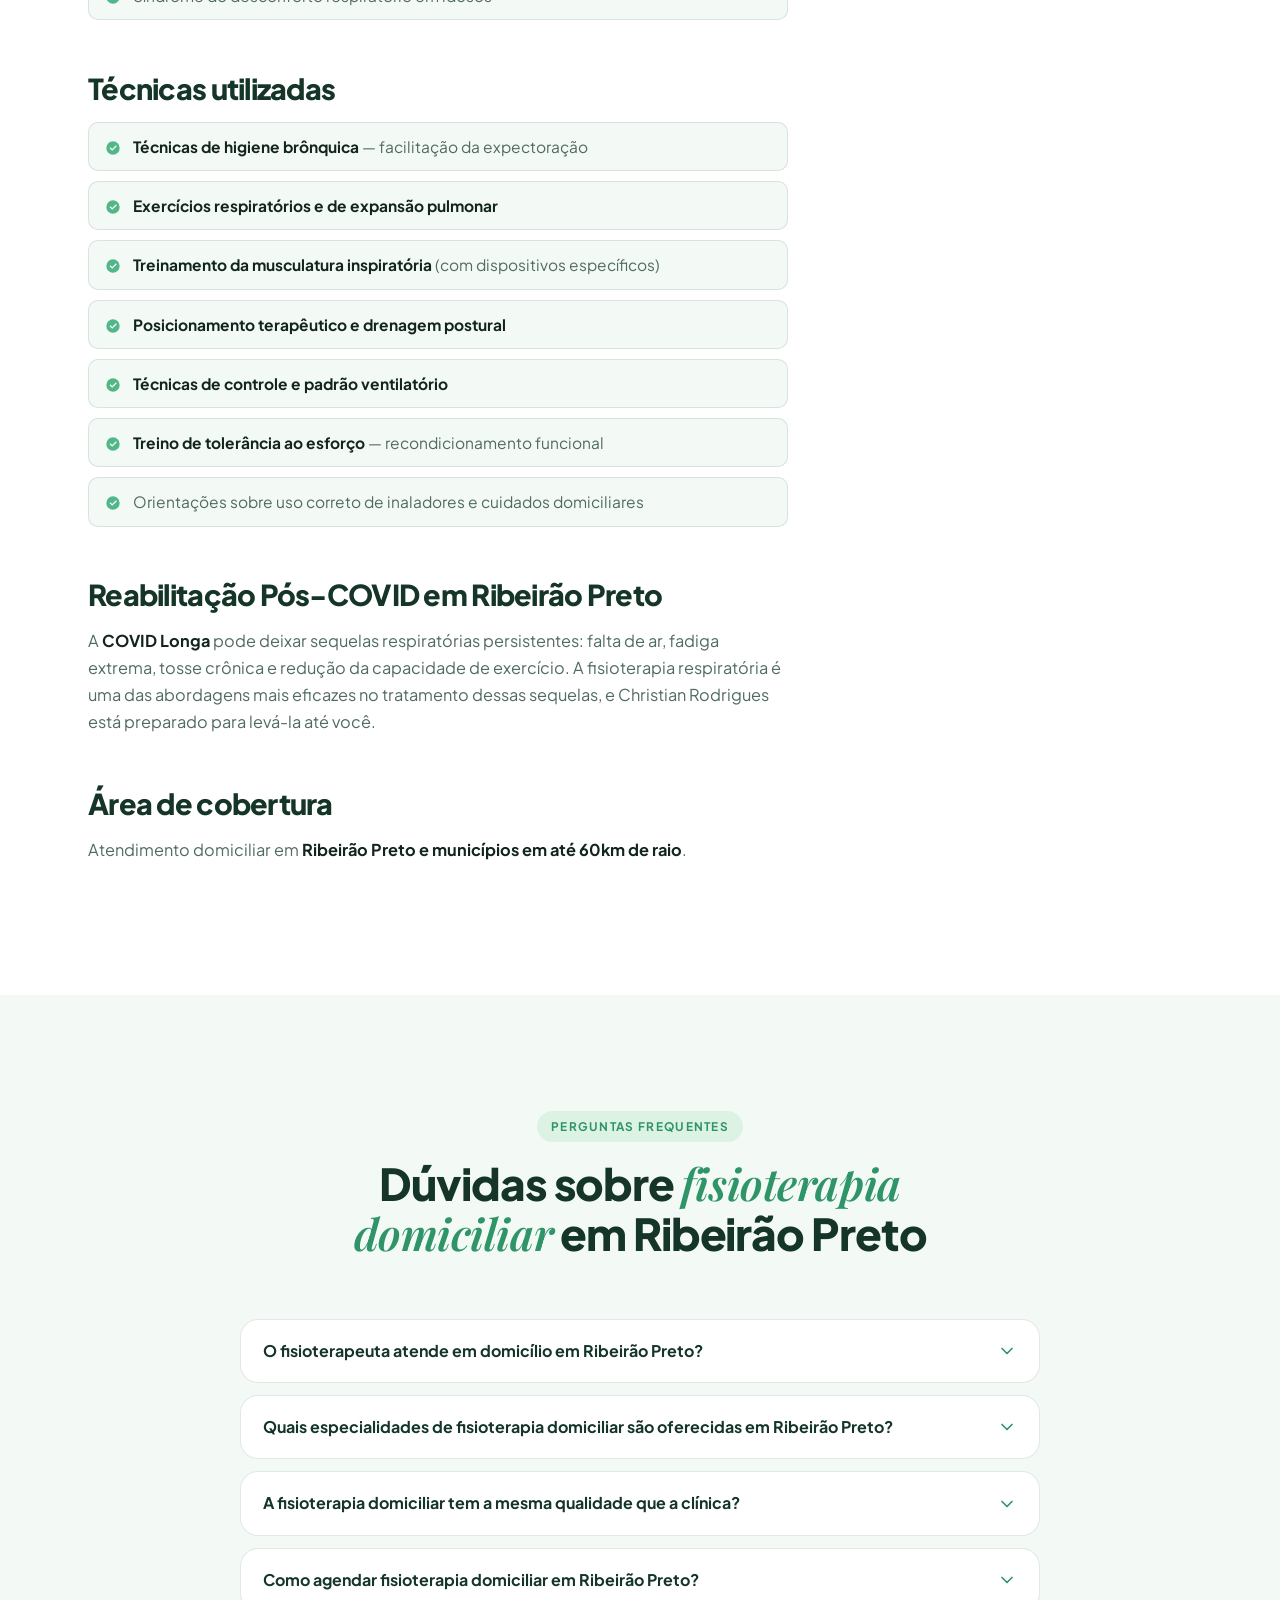
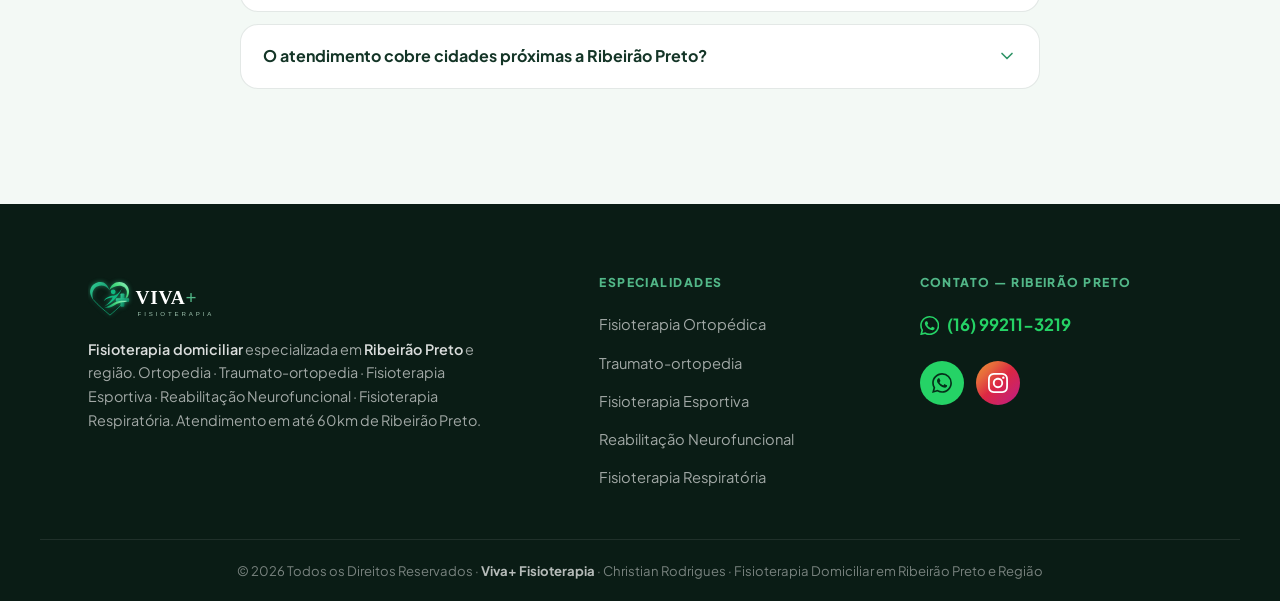
<file: fisioterapia-respiratoria.html>
<!DOCTYPE html>
<html lang="pt-BR">
<head>
<meta charset="UTF-8">
<meta name="viewport" content="width=device-width, initial-scale=1, viewport-fit=cover">
<title>Fisioterapia Respiratória em Ribeirão Preto | Christian Rodrigues</title>
<meta name="description" content="Fisioterapia Respiratória domiciliar em Ribeirão Preto com Christian Rodrigues. Tratamento de DPOC, asma, pós-COVID e outras condições pulmonares. Atendimento em até 60km.">
<meta name="author" content="Christian Rodrigues — Viva+ Fisioterapia">
<meta name="robots" content="index, follow, max-snippet:-1, max-image-preview:large, max-video-preview:-1">
<link rel="canonical" href="https://vivamaisfisioterapia.com.br/fisioterapia-respiratoria.html">
<meta name="theme-color" content="#f3f9f5">
<meta name="color-scheme" content="light">

<link rel="icon" href="img/favicon.svg" type="image/svg+xml">
<link rel="icon" href="favicon.ico" sizes="32x32">
<link rel="apple-touch-icon" href="img/apple-touch-icon.png">

<meta property="og:type" content="website">
<meta property="og:locale" content="pt_BR">
<meta property="og:site_name" content="Viva+ Fisioterapia">
<meta property="og:url" content="https://vivamaisfisioterapia.com.br/fisioterapia-respiratoria.html">
<meta property="og:title" content="Fisioterapia Respiratória em Ribeirão Preto | Christian Rodrigues">
<meta property="og:description" content="Fisioterapia Respiratória domiciliar em Ribeirão Preto com Christian Rodrigues. Tratamento de DPOC, asma, pós-COVID e outras condições pulmonares. Atendimento em até 60km.">
<meta property="og:image" content="https://vivamaisfisioterapia.com.br/img/og-cover.jpg">
<meta property="og:image:width" content="1200">
<meta property="og:image:height" content="630">
<meta property="og:image:alt" content="Christian Rodrigues — Fisioterapeuta Domiciliar em Ribeirão Preto">
<meta name="twitter:card" content="summary_large_image">
<meta name="twitter:title" content="Fisioterapia Respiratória em Ribeirão Preto | Christian Rodrigues">
<meta name="twitter:description" content="Fisioterapia Respiratória domiciliar em Ribeirão Preto com Christian Rodrigues. Tratamento de DPOC, asma, pós-COVID e outras condições pulmonares. Atendimento em até 60km.">
<meta name="twitter:image" content="https://vivamaisfisioterapia.com.br/img/og-cover.jpg">

<script type="application/ld+json">
{
  "@context": "https://schema.org",
  "@graph": [
    {
      "@type": "MedicalTherapy",
      "name": "Fisioterapia Respiratória",
      "description": "Respire melhor e viva com mais qualidade. Tratamento domiciliar especializado de doenças pulmonares em Ribeirão Preto e região.",
      "provider": {
        "@type": "Person",
        "name": "Christian Rodrigues",
        "jobTitle": "Fisioterapeuta",
        "url": "https://vivamaisfisioterapia.com.br"
      },
      "areaServed": "Ribeirão Preto e região — raio de 60km",
      "url": "https://vivamaisfisioterapia.com.br/fisioterapia-respiratoria.html"
    },
    {
      "@type": "BreadcrumbList",
      "itemListElement": [
        {
          "@type": "ListItem",
          "position": 1,
          "name": "Início",
          "item": "https://vivamaisfisioterapia.com.br/"
        },
        {
          "@type": "ListItem",
          "position": 2,
          "name": "Fisioterapia Respiratória",
          "item": "https://vivamaisfisioterapia.com.br/fisioterapia-respiratoria.html"
        }
      ]
    }
  ]
}
</script>

<link rel="preconnect" href="https://fonts.googleapis.com">
<link rel="preconnect" href="https://fonts.gstatic.com" crossorigin>
<link href="https://fonts.googleapis.com/css2?family=Plus+Jakarta+Sans:wght@400;500;600;700;800&family=Playfair+Display:ital,wght@1,600&display=swap" rel="stylesheet">
<link rel="stylesheet" href="css/site.css?v=eaf10bd2">
<script>(function(d){d.classList.add('js');try{var t=localStorage.getItem('theme');if(t==='dark')d.dataset.theme=t}catch(e){}})(document.documentElement)</script>
<script src="js/site.js?v=eaf10bd2" defer></script>
</head>
<body>
<svg width="0" height="0" style="position:absolute" aria-hidden="true"><defs><linearGradient id="lg-a" x1="0" y1="0" x2="1" y2="1"><stop offset="0" stop-color="#34d399"/><stop offset="1" stop-color="#047857"/></linearGradient><linearGradient id="lg-b" x1="0" y1="1" x2="1" y2="0"><stop offset="0" stop-color="#059669"/><stop offset=".6" stop-color="#4ade80"/><stop offset="1" stop-color="#a7f3d0"/></linearGradient></defs></svg>
<a href="#main-content" class="skip">Pular para o conteúdo</a>

<!-- ══ CABEÇALHO ══ -->
<header class="hdr" id="hdr">
  <nav class="nav c" aria-label="Navegação principal">
    <a href="./" aria-label="Viva+ Fisioterapia — Página inicial">
      <svg viewBox="0 0 215 64" xmlns="http://www.w3.org/2000/svg" class="logo" role="img" aria-label="Viva+ Fisioterapia"><title>Viva+ Fisioterapia</title>
        <g transform="translate(1 6) scale(.58)"><g class="sy"><path class="sy-l" fill="none" stroke="#065f46" stroke-width="1.6" stroke-linecap="round" stroke-linejoin="round" d="M11.5 47C22 60 38 72 51 83.5C60 76 68 69 77 60"/><path fill="url(#lg-a)" d="M11.8 47.5C4 38 1 28 5 19C9.5 9 19 3.5 28.5 3.9C38 4.3 46 11 49.5 23.3C44 16 37 12.5 30 12.5C19 12.5 10 21 9 32C8.6 38 9.8 43 11.8 47.5Z"/><path fill="url(#lg-b)" d="M49.5 23.3C53 11 63 3.5 74 3.9C86 4.3 96 13 96.6 26C96.9 32 95 37.5 92 42L88.5 42C90.8 37 91.8 32 91.3 27C90.3 18 82 12.5 73 13C63 13.5 54 18 49.5 23.3Z"/><circle class="sy-d" fill="#065f46" cx="58.7" cy="27.7" r="5.8"/><path class="sy-d" fill="#065f46" d="M79.6 19.9C74 33 62 52 37.9 62.5C49 54 55 47 57.5 41C52 41.5 43 42 36 50C41 40 51 37.5 59.500 37C67 36.5 74 30 79.6 19.9Z"/><rect fill="url(#lg-a)" x="76.4" y="31.4" width="9.2" height="32" rx="2.2"/><rect fill="url(#lg-a)" x="65" y="42.8" width="32" height="9.2" rx="2.2"/><path fill="url(#lg-b)" d="M37.9 65.5C50 62.5 58 53 72 50C80 48.3 88 48.8 93 49.5L87 52C77 52 69 55.5 61 60.5C53.5 65 46 67 37.9 65.500Z"/></g></g>
        <text class="l-name" x="66" y="39" font-family="Georgia,'Times New Roman',serif" font-weight="700" font-size="27" letter-spacing="1">VIVA<tspan class="l-plus">+</tspan></text>
        <text class="l-sub" x="69" y="55" font-family="Arial,sans-serif" font-size="8.5" letter-spacing="4">FISIOTERAPIA</text>
      </svg>
    </a>
    <div class="nav-links">
      <a href="./#sobre" class="nav-link">Sobre</a>
      <a href="./#servicos" class="nav-link">Serviços</a>
      <a href="./#como-funciona" class="nav-link">Como funciona</a>
      <a href="./#atendimento" class="nav-link">Atendimento</a>
      <a href="./#faq" class="nav-link">FAQ</a>
      <a href="./#contato" class="nav-link">Contato</a>
    </div>
    <div class="nav-acts">
      <a href="https://wa.me/5516992113219?text=Ol%C3%A1%20Christian%21%20Tenho%20interesse%20em%20Fisioterapia%20Respirat%C3%B3ria." class="btn btn-wa btn-sm" target="_blank" rel="noopener noreferrer" aria-label="Agendar fisioterapia pelo WhatsApp">
        <svg class="ic" aria-hidden="true"><use href="img/icons.svg?v=eaf10bd2#whatsapp"/></svg><span>Agendar agora</span>
      </a>
      <button class="theme-tog" id="theme-tog" type="button" aria-label="Alternar entre modo claro e escuro" title="Modo claro/escuro"><svg class="ic i-moon" aria-hidden="true"><use href="img/icons.svg?v=eaf10bd2#moon"/></svg><svg class="ic i-sun" aria-hidden="true"><use href="img/icons.svg?v=eaf10bd2#sun"/></svg></button>
      <button class="nav-tog" id="nav-tog" aria-label="Abrir menu" aria-expanded="false" aria-controls="mnav"><svg class="ic" aria-hidden="true"><use href="img/icons.svg?v=eaf10bd2#menu"/></svg></button>
    </div>
  </nav>
</header>

<!-- ══ MENU MOBILE ══ -->
<div class="mnav" id="mnav" role="dialog" aria-modal="true" aria-label="Menu">
  <div class="mnav-top">
    <svg viewBox="0 0 215 64" xmlns="http://www.w3.org/2000/svg" class="logo" role="img" aria-label="Viva+ Fisioterapia">
        <g transform="translate(1 6) scale(.58)"><g class="sy"><path class="sy-l" fill="none" stroke="#065f46" stroke-width="1.6" stroke-linecap="round" stroke-linejoin="round" d="M11.5 47C22 60 38 72 51 83.5C60 76 68 69 77 60"/><path fill="url(#lg-a)" d="M11.8 47.5C4 38 1 28 5 19C9.5 9 19 3.5 28.5 3.9C38 4.3 46 11 49.5 23.3C44 16 37 12.5 30 12.5C19 12.5 10 21 9 32C8.6 38 9.8 43 11.8 47.5Z"/><path fill="url(#lg-b)" d="M49.5 23.3C53 11 63 3.5 74 3.9C86 4.3 96 13 96.6 26C96.9 32 95 37.5 92 42L88.5 42C90.8 37 91.8 32 91.3 27C90.3 18 82 12.5 73 13C63 13.5 54 18 49.5 23.3Z"/><circle class="sy-d" fill="#065f46" cx="58.7" cy="27.7" r="5.8"/><path class="sy-d" fill="#065f46" d="M79.6 19.9C74 33 62 52 37.9 62.5C49 54 55 47 57.5 41C52 41.5 43 42 36 50C41 40 51 37.5 59.500 37C67 36.5 74 30 79.6 19.9Z"/><rect fill="url(#lg-a)" x="76.4" y="31.4" width="9.2" height="32" rx="2.2"/><rect fill="url(#lg-a)" x="65" y="42.8" width="32" height="9.2" rx="2.2"/><path fill="url(#lg-b)" d="M37.9 65.5C50 62.5 58 53 72 50C80 48.3 88 48.8 93 49.5L87 52C77 52 69 55.5 61 60.5C53.5 65 46 67 37.9 65.500Z"/></g></g>
        <text class="l-name" x="66" y="39" font-family="Georgia,'Times New Roman',serif" font-weight="700" font-size="27" letter-spacing="1">VIVA<tspan class="l-plus">+</tspan></text>
        <text class="l-sub" x="69" y="55" font-family="Arial,sans-serif" font-size="8.5" letter-spacing="4">FISIOTERAPIA</text>
      </svg>
    <button class="mnav-close" id="mnav-close" aria-label="Fechar menu"><svg class="ic" aria-hidden="true"><use href="img/icons.svg?v=eaf10bd2#x"/></svg></button>
  </div>
  <nav class="mnav-links" aria-label="Menu mobile">
    <a href="./#sobre" class="mnav-link" style="--i:0">Sobre <svg class="ic" aria-hidden="true"><use href="img/icons.svg?v=eaf10bd2#arrow-right"/></svg></a>
    <a href="./#servicos" class="mnav-link" style="--i:1">Serviços <svg class="ic" aria-hidden="true"><use href="img/icons.svg?v=eaf10bd2#arrow-right"/></svg></a>
    <a href="./#como-funciona" class="mnav-link" style="--i:2">Como funciona <svg class="ic" aria-hidden="true"><use href="img/icons.svg?v=eaf10bd2#arrow-right"/></svg></a>
    <a href="./#atendimento" class="mnav-link" style="--i:3">Atendimento <svg class="ic" aria-hidden="true"><use href="img/icons.svg?v=eaf10bd2#arrow-right"/></svg></a>
    <a href="./#faq" class="mnav-link" style="--i:4">FAQ <svg class="ic" aria-hidden="true"><use href="img/icons.svg?v=eaf10bd2#arrow-right"/></svg></a>
    <a href="./#contato" class="mnav-link" style="--i:5">Contato <svg class="ic" aria-hidden="true"><use href="img/icons.svg?v=eaf10bd2#arrow-right"/></svg></a>
  </nav>
  <div class="mnav-foot">
    <a href="https://wa.me/5516992113219?text=Ol%C3%A1%20Christian%21%20Tenho%20interesse%20em%20Fisioterapia%20Respirat%C3%B3ria." class="btn btn-wa btn-lg" target="_blank" rel="noopener noreferrer"><svg class="ic" aria-hidden="true"><use href="img/icons.svg?v=eaf10bd2#whatsapp"/></svg> Agendar pelo WhatsApp</a>
    <a href="https://www.instagram.com/christianrodrigues03?igsh=MXczcjdnam0zOTdqcQ==" class="btn btn-o" target="_blank" rel="noopener noreferrer"><svg class="ic" aria-hidden="true"><use href="img/icons.svg?v=eaf10bd2#instagram"/></svg> Instagram</a>
  </div>
</div>

<main id="main-content">

<!-- ══ HERO INTERNO ══ -->
<section class="ih">
  <div class="c ih-grid">
    <div data-a="l">
      <nav class="crumb" aria-label="Navegação estrutural">
        <a href="./"><svg class="ic" aria-hidden="true"><use href="img/icons.svg?v=eaf10bd2#house"/></svg> Início</a>
        <svg class="ic" aria-hidden="true"><use href="img/icons.svg?v=eaf10bd2#chevron-right"/></svg>
        <span aria-current="page">Fisioterapia Respiratória</span>
      </nav>
      <span class="tag"><svg class="ic" aria-hidden="true"><use href="img/icons.svg?v=eaf10bd2#wind"/></svg> Especialidade</span>
      <h1 class="ih-title">Fisioterapia <em>Respiratória</em></h1>
      <p class="ih-sub">Respire melhor e viva com mais qualidade. Tratamento domiciliar especializado de doenças pulmonares em Ribeirão Preto e região.</p>
      <a href="https://wa.me/5516992113219?text=Ol%C3%A1%20Christian%21%20Tenho%20interesse%20em%20Fisioterapia%20Respirat%C3%B3ria." class="btn btn-p btn-lg" target="_blank" rel="noopener noreferrer"><svg class="ic" aria-hidden="true"><use href="img/icons.svg?v=eaf10bd2#whatsapp"/></svg> Agendar Avaliação</a>
    </div>
    <div class="ih-fig" data-a="r">
      <div class="fig" data-fig>
      <div class="fig-stage">
        <svg class="fig-svg" viewBox="0 0 200 432" aria-hidden="true">
          <defs>
            <linearGradient id="fg-skin" x1="0" y1="0" x2="0" y2="1"><stop offset="0" class="fs-1"/><stop offset=".55" class="fs-2"/><stop offset="1" class="fs-3"/></linearGradient>
            <linearGradient id="fg-scan" x1="0" y1="0" x2="0" y2="1"><stop offset="0" class="sc-0"/><stop offset="1" class="sc-1"/></linearGradient>
            <filter id="fg-blur" x="-20%" y="-10%" width="140%" height="120%"><feGaussianBlur stdDeviation="5"/></filter>
            <path id="fg-half" d="M100 8C113 8 121 18 121 32C121 44 116 54 109 58L109 66C118 70 132 72 140 76C150 80 155 90 155 102C156 120 158 136 160 150C164 168 168 188 170 206C173 214 174 226 170 234C167 240 161 238 160 232C159 224 159 214 158 206C154 190 150 170 147 154C145 140 143 124 141 110C140 126 137 142 135 156C133 170 136 184 139 198C142 222 140 262 134 296C133 306 136 318 136 332C136 352 130 376 127 396C127 404 134 412 136 418C137 423 128 424 118 424L110 424C107 424 106 420 107 414C108 392 108 366 110 340C111 326 110 312 109 300C108 270 106 236 100 214Z"/>
            <clipPath id="fg-clip"><use href="#fg-half"/><use href="#fg-half" transform="matrix(-1 0 0 1 200 0)"/></clipPath>
          </defs>
          <ellipse class="b-floor" cx="100" cy="424" rx="66" ry="7"/>
          <ellipse class="b-floor b-floor--2" cx="100" cy="424" rx="44" ry="4.5"/>
          <g class="b-skin"><use href="#fg-half"/><use href="#fg-half" transform="matrix(-1 0 0 1 200 0)"/></g>
          <g clip-path="url(#fg-clip)">
            <g class="b-shade"><use href="#fg-half"/><use href="#fg-half" transform="matrix(-1 0 0 1 200 0)"/></g>
            <ellipse class="b-hi" cx="100" cy="104" rx="26" ry="34"/><ellipse class="b-hi" cx="100" cy="26" rx="12" ry="14"/><path d="M122 226C128 250 128 276 122 292" class="b-hi-l"/><path d="M122 226C128 250 128 276 122 292" transform="matrix(-1 0 0 1 200 0)" class="b-hi-l"/>
            <g class="b-line"><path d="M100 75C112 73 124 75 137 80"/><path d="M100 75C112 73 124 75 137 80" transform="matrix(-1 0 0 1 200 0)"/><path d="M101 116C113 121 128 116 139 102"/><path d="M101 116C113 121 128 116 139 102" transform="matrix(-1 0 0 1 200 0)"/><path d="M100 120V198"/><path d="M103 140H121"/><path d="M103 140H121" transform="matrix(-1 0 0 1 200 0)"/><path d="M103 158H120"/><path d="M103 158H120" transform="matrix(-1 0 0 1 200 0)"/><path d="M103 176H121"/><path d="M103 176H121" transform="matrix(-1 0 0 1 200 0)"/><ellipse cx="121" cy="302" rx="8" ry="9"/><ellipse cx="79" cy="302" rx="8" ry="9"/></g>
            <g class="b-reg" data-spec="neuro"><path d="M100 11C110 11 117 17 117 25C117 33 110 38 100 38C90 38 83 33 83 25C83 17 90 11 100 11Z"/><path class="b-reg-l" d="M100 12V37M92 16C96 20 96 26 91 31M108 16C104 20 104 26 109 31M85 24H93M107 24H115"/></g>
            <g class="b-reg on" data-spec="resp"><path d="M104 86C112 81 126 85 130 99C133 113 132 128 128 138C120 143 108 139 104 132Z"/><path d="M104 86C112 81 126 85 130 99C133 113 132 128 128 138C120 143 108 139 104 132Z" transform="matrix(-1 0 0 1 200 0)"/><path class="b-reg-l" d="M100 70V92M100 92L110 104M100 92L90 104"/></g>
            <g class="b-reg" data-spec="orto"><rect x="96.0" y="62.0" width="8.0" height="5.6" rx="2.2"/><rect x="95.8" y="71.2" width="8.4" height="5.6" rx="2.2"/><rect x="95.6" y="80.4" width="8.8" height="5.6" rx="2.2"/><rect x="95.4" y="89.6" width="9.3" height="5.6" rx="2.2"/><rect x="95.2" y="98.8" width="9.7" height="5.6" rx="2.2"/><rect x="95.0" y="108.0" width="10.1" height="5.6" rx="2.2"/><rect x="94.7" y="117.2" width="10.5" height="5.6" rx="2.2"/><rect x="94.5" y="126.4" width="10.9" height="5.6" rx="2.2"/><rect x="94.3" y="135.6" width="11.4" height="5.6" rx="2.2"/><rect x="94.1" y="144.8" width="11.8" height="5.6" rx="2.2"/><rect x="93.9" y="154.0" width="12.2" height="5.6" rx="2.2"/><rect x="93.7" y="163.2" width="12.6" height="5.6" rx="2.2"/><rect x="93.5" y="172.4" width="13.0" height="5.6" rx="2.2"/><rect x="93.3" y="181.6" width="13.5" height="5.6" rx="2.2"/><rect x="93.1" y="190.8" width="13.9" height="5.6" rx="2.2"/><circle cx="126" cy="210" r="7"/><circle cx="74" cy="210" r="7"/></g>
            <g class="b-reg" data-spec="trauma"><circle cx="121" cy="302" r="11"/><circle cx="79" cy="302" r="11"/><circle cx="119" cy="398" r="8"/><circle cx="81" cy="398" r="8"/><circle cx="143" cy="90" r="10"/><circle cx="57" cy="90" r="10"/></g>
            <g class="b-reg" data-spec="esporte"><path d="M113 222C127 220 137 238 135 262C133 280 127 292 121 292C114 280 110 250 113 222Z"/><path d="M113 222C127 220 137 238 135 262C133 280 127 292 121 292C114 280 110 250 113 222Z" transform="matrix(-1 0 0 1 200 0)"/><path d="M114 318C124 314 133 330 131 350C129 366 123 376 118 380C113 362 110 336 114 318Z"/><path d="M114 318C124 314 133 330 131 350C129 366 123 376 118 380C113 362 110 336 114 318Z" transform="matrix(-1 0 0 1 200 0)"/><path d="M146 108C153 112 157 128 156 142C151 145 147 141 146 134C144 124 144 114 146 108Z"/><path d="M146 108C153 112 157 128 156 142C151 145 147 141 146 134C144 124 144 114 146 108Z" transform="matrix(-1 0 0 1 200 0)"/></g>
            <rect class="b-scan" x="20" y="-70" width="160" height="70" fill="url(#fg-scan)"/>
          </g>
          <g class="b-edge"><use href="#fg-half"/><use href="#fg-half" transform="matrix(-1 0 0 1 200 0)"/></g>
          <g class="b-dot" data-spec="neuro" style="--i:0"><circle class="b-hit" cx="100" cy="24" r="17"/><circle class="b-ping" cx="100" cy="24" r="5"/><circle class="b-core" cx="100" cy="24" r="4.2"/></g><g class="b-dot on" data-spec="resp" style="--i:1"><circle class="b-hit" cx="118" cy="108" r="17"/><circle class="b-ping" cx="118" cy="108" r="5"/><circle class="b-core" cx="118" cy="108" r="4.2"/></g><g class="b-dot" data-spec="orto" style="--i:2"><circle class="b-hit" cx="100" cy="166" r="17"/><circle class="b-ping" cx="100" cy="166" r="5"/><circle class="b-core" cx="100" cy="166" r="4.2"/></g><g class="b-dot" data-spec="trauma" style="--i:3"><circle class="b-hit" cx="121" cy="302" r="17"/><circle class="b-ping" cx="121" cy="302" r="5"/><circle class="b-core" cx="121" cy="302" r="4.2"/></g><g class="b-dot" data-spec="esporte" style="--i:4"><circle class="b-hit" cx="79" cy="254" r="17"/><circle class="b-ping" cx="79" cy="254" r="5"/><circle class="b-core" cx="79" cy="254" r="4.2"/></g>
        </svg>
      </div>
      <p class="fig-info" aria-live="polite"><span class="fig-region">Pulmões e respiração</span><strong class="fig-name">Fisioterapia Respiratória</strong></p>
    </div>
    </div>
  </div>
</section>

<!-- ══ CONTEÚDO ══ -->
<section class="sec">
  <div class="c in-grid">
    <article class="prose" data-a>
        <h2>O que é Fisioterapia Respiratória?</h2>
        <p>A <strong>Fisioterapia Respiratória</strong> é especialidade voltada ao tratamento de disfunções do sistema respiratório. Por meio de técnicas específicas, o fisioterapeuta melhora a função pulmonar, facilita a eliminação de secreções, fortalece a musculatura respiratória e aumenta a tolerância ao exercício.</p>
        <p>Com <strong>Christian Rodrigues</strong>, você recebe esse cuidado especializado <strong>em casa, em Ribeirão Preto e região (raio de 60km)</strong> — ideal para quem tem dificuldade de sair devido à condição respiratória.</p>

        <h2>Condições tratadas</h2>
        <ul>
        <li><strong>Sequelas pós-COVID-19</strong> — falta de ar, fadiga, redução da capacidade pulmonar</li>
        <li>DPOC — Doença Pulmonar Obstrutiva Crônica</li>
        <li>Asma crônica e broncoespasmo</li>
        <li>Pneumonia em recuperação</li>
        <li>Bronquite crônica e bronquiectasias</li>
        <li>Fibrose pulmonar</li>
        <li>Pós-operatório de cirurgias torácicas e abdominais</li>
        <li>Disfunções respiratórias por doenças neuromusculares</li>
        <li>Síndrome do desconforto respiratório em idosos</li>
        </ul>

        <h2>Técnicas utilizadas</h2>
        <ul>
        <li><strong>Técnicas de higiene brônquica</strong> — facilitação da expectoração</li>
        <li><strong>Exercícios respiratórios e de expansão pulmonar</strong></li>
        <li><strong>Treinamento da musculatura inspiratória</strong> (com dispositivos específicos)</li>
        <li><strong>Posicionamento terapêutico e drenagem postural</strong></li>
        <li><strong>Técnicas de controle e padrão ventilatório</strong></li>
        <li><strong>Treino de tolerância ao esforço</strong> — recondicionamento funcional</li>
        <li>Orientações sobre uso correto de inaladores e cuidados domiciliares</li>
        </ul>

        <h2>Reabilitação Pós-COVID em Ribeirão Preto</h2>
        <p>A <strong>COVID Longa</strong> pode deixar sequelas respiratórias persistentes: falta de ar, fadiga extrema, tosse crônica e redução da capacidade de exercício. A fisioterapia respiratória é uma das abordagens mais eficazes no tratamento dessas sequelas, e Christian Rodrigues está preparado para levá-la até você.</p>

        <h2>Área de cobertura</h2>
        <p>Atendimento domiciliar em <strong>Ribeirão Preto e municípios em até 60km de raio</strong>.</p>
    </article>

    <aside class="side" aria-label="Agendamento e outras especialidades">
      <div class="side-cta">
        <h3>Respire com mais liberdade</h3>
        <p>Agende sua avaliação respiratória domiciliar hoje mesmo.</p>
        <a href="https://wa.me/5516992113219?text=Ol%C3%A1%20Christian%21%20Tenho%20interesse%20em%20Fisioterapia%20Respirat%C3%B3ria." class="btn btn-wa" target="_blank" rel="noopener noreferrer"><svg class="ic" aria-hidden="true"><use href="img/icons.svg?v=eaf10bd2#whatsapp"/></svg> Agendar pelo WhatsApp</a>
      </div>
      <div class="side-card">
        <h3><svg class="ic" aria-hidden="true"><use href="img/icons.svg?v=eaf10bd2#list"/></svg> Outras especialidades</h3>
        <ul>
            <li><a href="ortopedia.html"><svg class="ic" aria-hidden="true"><use href="img/icons.svg?v=eaf10bd2#bone"/></svg> Fisioterapia Ortopédica</a></li>
            <li><a href="traumatortopedia.html"><svg class="ic" aria-hidden="true"><use href="img/icons.svg?v=eaf10bd2#bandage"/></svg> Traumato-ortopedia</a></li>
            <li><a href="fisioterapia-esportiva.html"><svg class="ic" aria-hidden="true"><use href="img/icons.svg?v=eaf10bd2#dumbbell"/></svg> Fisioterapia Esportiva</a></li>
            <li><a href="reabilitacao-neurofuncional.html"><svg class="ic" aria-hidden="true"><use href="img/icons.svg?v=eaf10bd2#brain"/></svg> Reabilitação Neurofuncional</a></li>
        </ul>
      </div>
      <div class="side-card">
        <h3><svg class="ic" aria-hidden="true"><use href="img/icons.svg?v=eaf10bd2#map-pin"/></svg> Área atendida</h3>
        <p>Ribeirão Preto e região em até <strong>60km</strong>. Atendimento 100% domiciliar.</p>
      </div>
    </aside>
  </div>
</section>

<!-- ══ FAQ ══ -->
<section class="sec sec--alt" id="faq" aria-labelledby="faq-title">
  <div class="c">
    <header class="s-hdr" data-a>
      <span class="tag">Perguntas frequentes</span>
      <h2 class="s-title" id="faq-title">Dúvidas sobre <em>fisioterapia domiciliar</em> em Ribeirão Preto</h2>
    </header>
    <div class="faq-list" data-a>
      <details class="faq-item" name="faq">
        <summary>O fisioterapeuta atende em domicílio em Ribeirão Preto? <svg class="ic" aria-hidden="true"><use href="img/icons.svg?v=eaf10bd2#chevron-down"/></svg></summary>
        <p>Sim! Christian Rodrigues oferece <strong>fisioterapia domiciliar em Ribeirão Preto</strong> e toda a região em um raio de 60km, incluindo Sertãozinho, Jardinópolis, Cravinhos, Serrana, Brodowski, Batatais e Franca. Você recebe atendimento profissional sem sair de casa.</p>
      </details>
      <details class="faq-item" name="faq">
        <summary>Quais especialidades de fisioterapia domiciliar são oferecidas em Ribeirão Preto? <svg class="ic" aria-hidden="true"><use href="img/icons.svg?v=eaf10bd2#chevron-down"/></svg></summary>
        <p>São 5 especialidades de <strong>fisioterapia domiciliar em Ribeirão Preto</strong>: <strong>Fisioterapia Ortopédica</strong>, <strong>Traumato-ortopedia</strong>, <strong>Fisioterapia Esportiva</strong>, <strong>Reabilitação Neurofuncional</strong> (AVC, Parkinson) e <strong>Fisioterapia Respiratória</strong> (DPOC, pós-COVID). Todas realizadas no conforto da sua casa.</p>
      </details>
      <details class="faq-item" name="faq">
        <summary>A fisioterapia domiciliar tem a mesma qualidade que a clínica? <svg class="ic" aria-hidden="true"><use href="img/icons.svg?v=eaf10bd2#chevron-down"/></svg></summary>
        <p>Sim! Christian leva todos os equipamentos profissionais necessários ao seu domicílio em Ribeirão Preto, garantindo uma sessão completa, profissional e baseada em evidências científicas — com a comodidade de não precisar sair de casa.</p>
      </details>
      <details class="faq-item" name="faq">
        <summary>Como agendar fisioterapia domiciliar em Ribeirão Preto? <svg class="ic" aria-hidden="true"><use href="img/icons.svg?v=eaf10bd2#chevron-down"/></svg></summary>
        <p>É simples! Entre em contato pelo <strong>WhatsApp (16) 99211-3219</strong>. O agendamento é rápido, sem burocracia e com horários flexíveis para encaixar na sua rotina em Ribeirão Preto e região.</p>
      </details>
      <details class="faq-item" name="faq">
        <summary>O atendimento cobre cidades próximas a Ribeirão Preto? <svg class="ic" aria-hidden="true"><use href="img/icons.svg?v=eaf10bd2#chevron-down"/></svg></summary>
        <p>Sim! A <strong>fisioterapia domiciliar</strong> atende em um raio de <strong>60km a partir de Ribeirão Preto</strong>, cobrindo cidades como Sertãozinho, Jardinópolis, Cravinhos, Serrana, Brodowski, Batatais e Franca. Entre em contato para verificar sua região.</p>
      </details>
    </div>
  </div>
</section>

</main>

<!-- ══ RODAPÉ ══ -->
<footer class="ftr">
  <div class="c ftr-inner">
    <div class="ftr-brand">
      <svg viewBox="0 0 215 64" xmlns="http://www.w3.org/2000/svg" class="logo" role="img" aria-label="Viva+ Fisioterapia">
        <g transform="translate(1 6) scale(.58)"><g class="sy"><path class="sy-l" fill="none" stroke="#065f46" stroke-width="1.6" stroke-linecap="round" stroke-linejoin="round" d="M11.5 47C22 60 38 72 51 83.5C60 76 68 69 77 60"/><path fill="url(#lg-a)" d="M11.8 47.5C4 38 1 28 5 19C9.5 9 19 3.5 28.5 3.9C38 4.3 46 11 49.5 23.3C44 16 37 12.5 30 12.5C19 12.5 10 21 9 32C8.6 38 9.8 43 11.8 47.5Z"/><path fill="url(#lg-b)" d="M49.5 23.3C53 11 63 3.5 74 3.9C86 4.3 96 13 96.6 26C96.9 32 95 37.5 92 42L88.5 42C90.8 37 91.8 32 91.3 27C90.3 18 82 12.5 73 13C63 13.5 54 18 49.5 23.3Z"/><circle class="sy-d" fill="#065f46" cx="58.7" cy="27.7" r="5.8"/><path class="sy-d" fill="#065f46" d="M79.6 19.9C74 33 62 52 37.9 62.5C49 54 55 47 57.5 41C52 41.5 43 42 36 50C41 40 51 37.5 59.500 37C67 36.5 74 30 79.6 19.9Z"/><rect fill="url(#lg-a)" x="76.4" y="31.4" width="9.2" height="32" rx="2.2"/><rect fill="url(#lg-a)" x="65" y="42.8" width="32" height="9.2" rx="2.2"/><path fill="url(#lg-b)" d="M37.9 65.5C50 62.5 58 53 72 50C80 48.3 88 48.8 93 49.5L87 52C77 52 69 55.5 61 60.5C53.5 65 46 67 37.9 65.500Z"/></g></g>
        <text class="l-name" x="66" y="39" font-family="Georgia,'Times New Roman',serif" font-weight="700" font-size="27" letter-spacing="1">VIVA<tspan class="l-plus">+</tspan></text>
        <text class="l-sub" x="69" y="55" font-family="Arial,sans-serif" font-size="8.5" letter-spacing="4">FISIOTERAPIA</text>
      </svg>
      <p>
        <strong>Fisioterapia domiciliar</strong> especializada em <strong>Ribeirão Preto</strong> e região.
        Ortopedia · Traumato-ortopedia · Fisioterapia Esportiva · Reabilitação Neurofuncional · Fisioterapia Respiratória.
        Atendimento em até 60km de Ribeirão Preto.
      </p>
    </div>
    <nav class="ftr-links" aria-label="Especialidades">
      <h3>Especialidades</h3>
      <ul>
        <li><a href="ortopedia.html">Fisioterapia Ortopédica</a></li>
        <li><a href="traumatortopedia.html">Traumato-ortopedia</a></li>
        <li><a href="fisioterapia-esportiva.html">Fisioterapia Esportiva</a></li>
        <li><a href="reabilitacao-neurofuncional.html">Reabilitação Neurofuncional</a></li>
        <li><a href="fisioterapia-respiratoria.html">Fisioterapia Respiratória</a></li>
      </ul>
    </nav>
    <div class="ftr-contact">
      <h3>Contato — Ribeirão Preto</h3>
      <a href="https://wa.me/5516992113219" class="ftr-wa" target="_blank" rel="noopener noreferrer" aria-label="WhatsApp (16) 99211-3219">
        <svg class="ic" aria-hidden="true"><use href="img/icons.svg?v=eaf10bd2#whatsapp"/></svg> (16) 99211-3219
      </a>
      <div class="ftr-soc">
        <a href="https://wa.me/5516992113219" target="_blank" rel="noopener noreferrer" aria-label="WhatsApp" class="soc-ic soc-wa"><svg class="ic" aria-hidden="true"><use href="img/icons.svg?v=eaf10bd2#whatsapp"/></svg></a>
        <a href="https://www.instagram.com/christianrodrigues03?igsh=MXczcjdnam0zOTdqcQ==" target="_blank" rel="noopener noreferrer" aria-label="Instagram de Christian Rodrigues" class="soc-ic soc-ig"><svg class="ic" aria-hidden="true"><use href="img/icons.svg?v=eaf10bd2#instagram"/></svg></a>
      </div>
    </div>
  </div>
  <div class="ftr-bot">
    <p>© 2026 Todos os Direitos Reservados · <strong>Viva+ Fisioterapia</strong> · Christian Rodrigues · Fisioterapia Domiciliar em Ribeirão Preto e Região</p>
  </div>
</footer>

<!-- WhatsApp: botão flutuante (desktop) e barra fixa (celular) -->
<a href="https://wa.me/5516992113219?text=Ol%C3%A1%20Christian%21%20Tenho%20interesse%20em%20Fisioterapia%20Respirat%C3%B3ria." class="wa-float" target="_blank" rel="noopener noreferrer" aria-label="Agendar pelo WhatsApp"><svg class="ic" aria-hidden="true"><use href="img/icons.svg?v=eaf10bd2#whatsapp"/></svg></a>
<div class="wa-bar" id="wa-bar">
  <a href="https://wa.me/5516992113219?text=Ol%C3%A1%20Christian%21%20Tenho%20interesse%20em%20Fisioterapia%20Respirat%C3%B3ria." class="btn btn-wa" target="_blank" rel="noopener noreferrer"><svg class="ic" aria-hidden="true"><use href="img/icons.svg?v=eaf10bd2#whatsapp"/></svg> Agendar pelo WhatsApp</a>
</div>

</body>
</html>
</file>
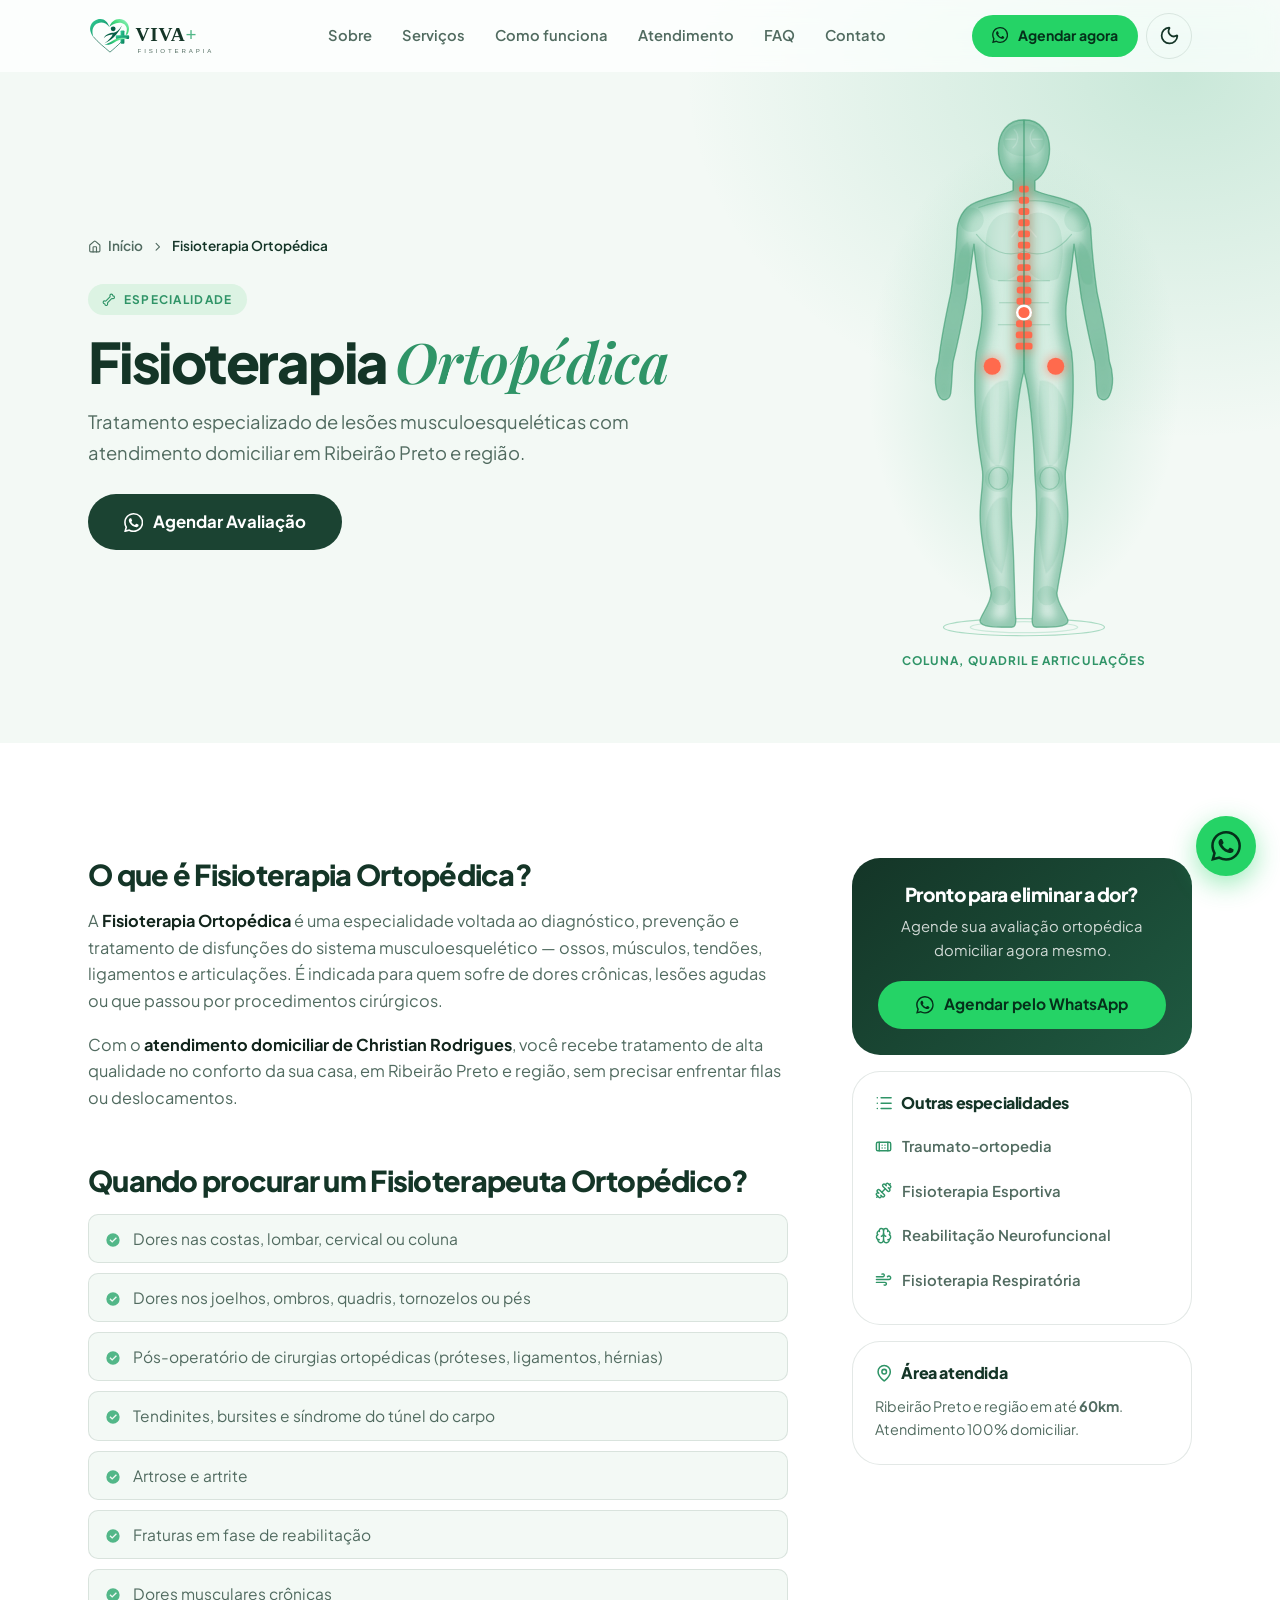
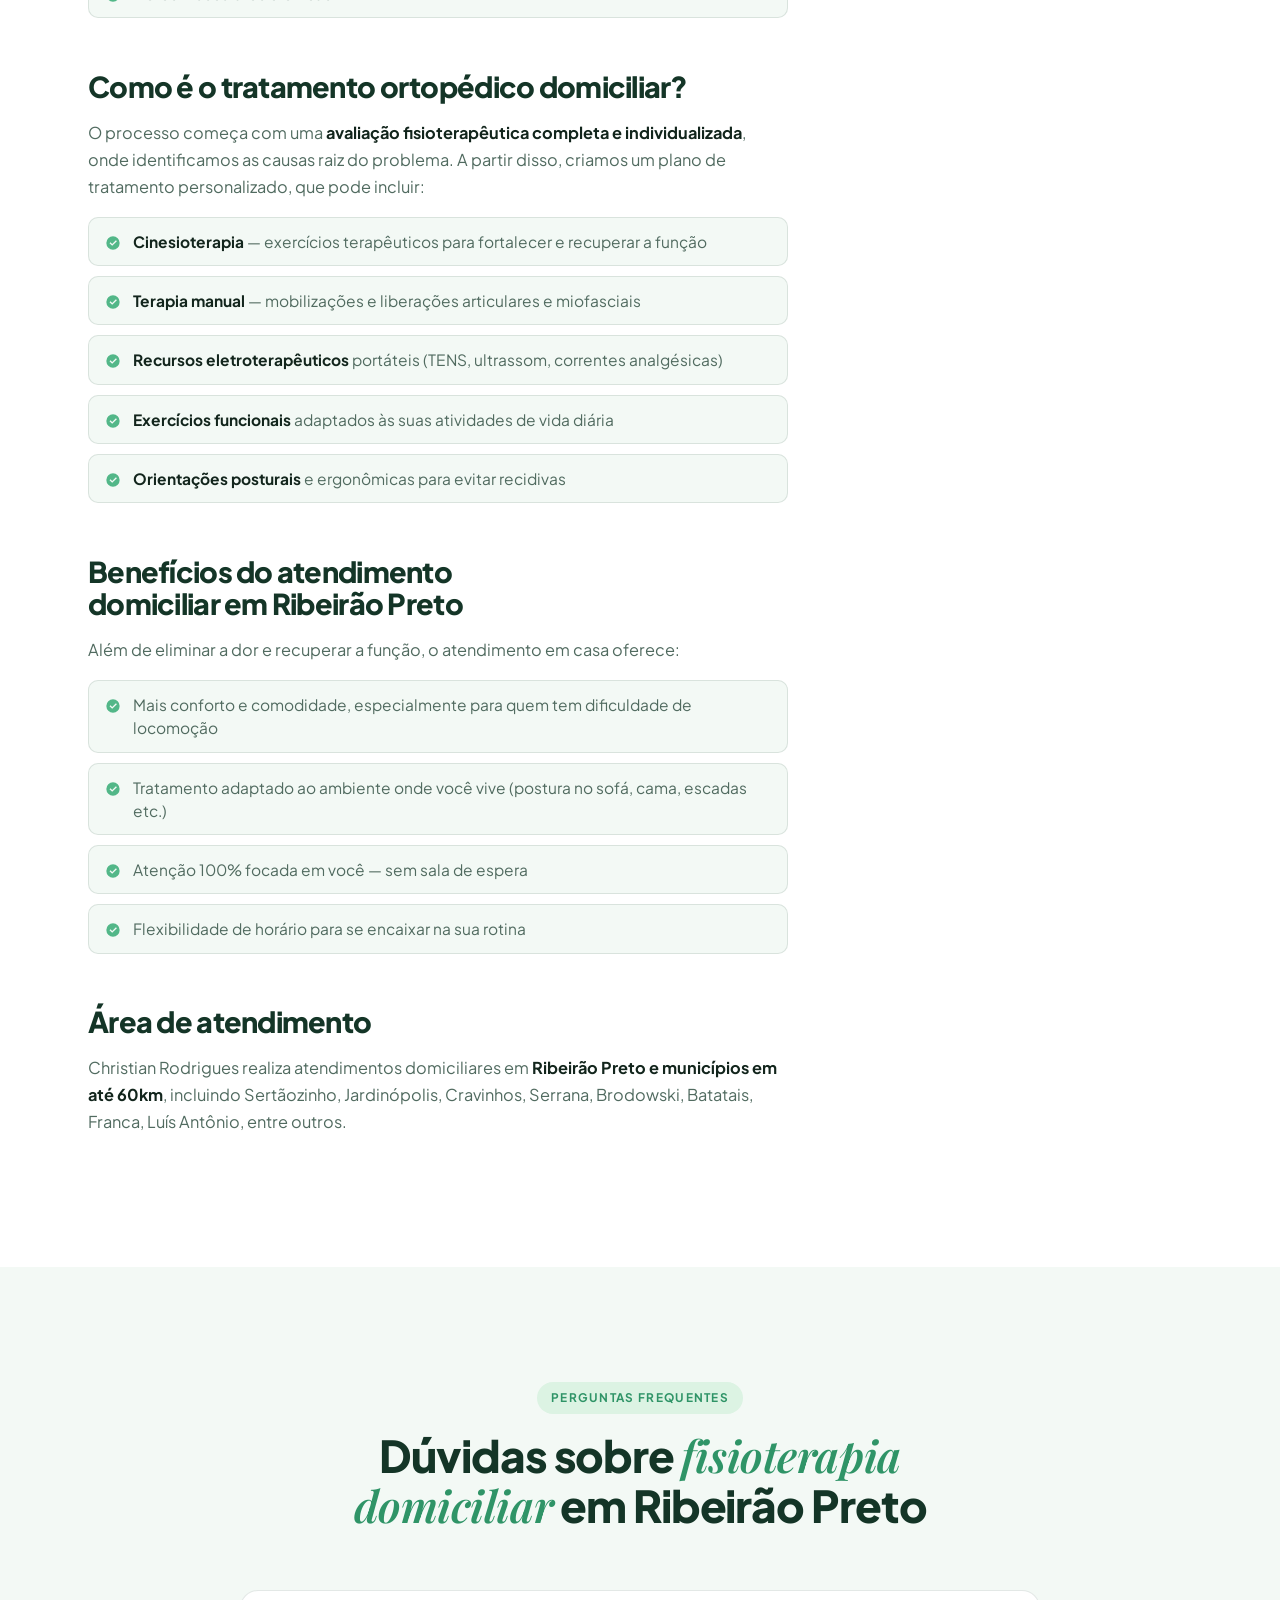
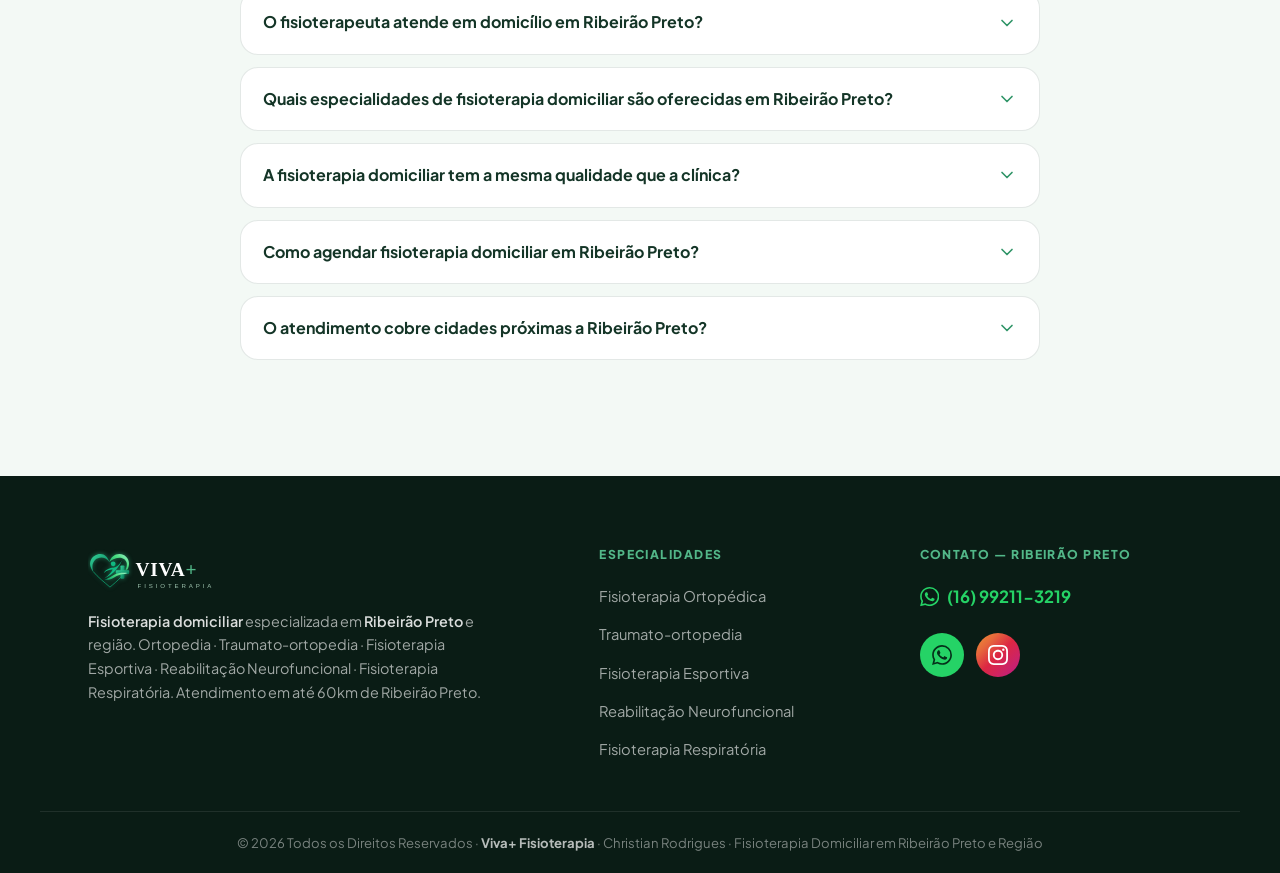
<file: ortopedia.html>
<!DOCTYPE html>
<html lang="pt-BR">
<head>
<meta charset="UTF-8">
<meta name="viewport" content="width=device-width, initial-scale=1, viewport-fit=cover">
<title>Fisioterapia Ortopédica em Ribeirão Preto | Christian Rodrigues</title>
<meta name="description" content="Fisioterapia Ortopédica domiciliar em Ribeirão Preto com Christian Rodrigues. Tratamento de dores articulares, lesões musculares, pós-cirúrgico e fraturas. Atendimento em até 60km.">
<meta name="author" content="Christian Rodrigues — Viva+ Fisioterapia">
<meta name="robots" content="index, follow, max-snippet:-1, max-image-preview:large, max-video-preview:-1">
<link rel="canonical" href="https://vivamaisfisioterapia.com.br/ortopedia.html">
<meta name="theme-color" content="#f3f9f5">
<meta name="color-scheme" content="light">

<link rel="icon" href="img/favicon.svg" type="image/svg+xml">
<link rel="icon" href="favicon.ico" sizes="32x32">
<link rel="apple-touch-icon" href="img/apple-touch-icon.png">

<meta property="og:type" content="website">
<meta property="og:locale" content="pt_BR">
<meta property="og:site_name" content="Viva+ Fisioterapia">
<meta property="og:url" content="https://vivamaisfisioterapia.com.br/ortopedia.html">
<meta property="og:title" content="Fisioterapia Ortopédica em Ribeirão Preto | Christian Rodrigues">
<meta property="og:description" content="Tratamento domiciliar de lesões musculoesqueléticas, reabilitação pós-cirúrgica e alívio de dores articulares em Ribeirão Preto e região.">
<meta property="og:image" content="https://vivamaisfisioterapia.com.br/img/og-cover.jpg">
<meta property="og:image:width" content="1200">
<meta property="og:image:height" content="630">
<meta property="og:image:alt" content="Christian Rodrigues — Fisioterapeuta Domiciliar em Ribeirão Preto">
<meta name="twitter:card" content="summary_large_image">
<meta name="twitter:title" content="Fisioterapia Ortopédica em Ribeirão Preto | Christian Rodrigues">
<meta name="twitter:description" content="Tratamento domiciliar de lesões musculoesqueléticas, reabilitação pós-cirúrgica e alívio de dores articulares em Ribeirão Preto e região.">
<meta name="twitter:image" content="https://vivamaisfisioterapia.com.br/img/og-cover.jpg">

<script type="application/ld+json">
{
  "@context": "https://schema.org",
  "@graph": [
    {
      "@type": "MedicalTherapy",
      "name": "Fisioterapia Ortopédica",
      "description": "Tratamento especializado de lesões musculoesqueléticas, dores articulares e reabilitação pós-cirúrgica.",
      "provider": {
        "@type": "Person",
        "name": "Christian Rodrigues",
        "jobTitle": "Fisioterapeuta",
        "url": "https://vivamaisfisioterapia.com.br"
      },
      "areaServed": "Ribeirão Preto e região — raio de 60km",
      "url": "https://vivamaisfisioterapia.com.br/ortopedia.html"
    },
    {
      "@type": "BreadcrumbList",
      "itemListElement": [
        {
          "@type": "ListItem",
          "position": 1,
          "name": "Início",
          "item": "https://vivamaisfisioterapia.com.br/"
        },
        {
          "@type": "ListItem",
          "position": 2,
          "name": "Fisioterapia Ortopédica",
          "item": "https://vivamaisfisioterapia.com.br/ortopedia.html"
        }
      ]
    }
  ]
}
</script>

<link rel="preconnect" href="https://fonts.googleapis.com">
<link rel="preconnect" href="https://fonts.gstatic.com" crossorigin>
<link href="https://fonts.googleapis.com/css2?family=Plus+Jakarta+Sans:wght@400;500;600;700;800&family=Playfair+Display:ital,wght@1,600&display=swap" rel="stylesheet">
<link rel="stylesheet" href="css/site.css?v=eaf10bd2">
<script>(function(d){d.classList.add('js');try{var t=localStorage.getItem('theme');if(t==='dark')d.dataset.theme=t}catch(e){}})(document.documentElement)</script>
<script src="js/site.js?v=eaf10bd2" defer></script>
</head>
<body>
<svg width="0" height="0" style="position:absolute" aria-hidden="true"><defs><linearGradient id="lg-a" x1="0" y1="0" x2="1" y2="1"><stop offset="0" stop-color="#34d399"/><stop offset="1" stop-color="#047857"/></linearGradient><linearGradient id="lg-b" x1="0" y1="1" x2="1" y2="0"><stop offset="0" stop-color="#059669"/><stop offset=".6" stop-color="#4ade80"/><stop offset="1" stop-color="#a7f3d0"/></linearGradient></defs></svg>
<a href="#main-content" class="skip">Pular para o conteúdo</a>

<!-- ══ CABEÇALHO ══ -->
<header class="hdr" id="hdr">
  <nav class="nav c" aria-label="Navegação principal">
    <a href="./" aria-label="Viva+ Fisioterapia — Página inicial">
      <svg viewBox="0 0 215 64" xmlns="http://www.w3.org/2000/svg" class="logo" role="img" aria-label="Viva+ Fisioterapia"><title>Viva+ Fisioterapia</title>
        <g transform="translate(1 6) scale(.58)"><g class="sy"><path class="sy-l" fill="none" stroke="#065f46" stroke-width="1.6" stroke-linecap="round" stroke-linejoin="round" d="M11.5 47C22 60 38 72 51 83.5C60 76 68 69 77 60"/><path fill="url(#lg-a)" d="M11.8 47.5C4 38 1 28 5 19C9.5 9 19 3.5 28.5 3.9C38 4.3 46 11 49.5 23.3C44 16 37 12.5 30 12.5C19 12.5 10 21 9 32C8.6 38 9.8 43 11.8 47.5Z"/><path fill="url(#lg-b)" d="M49.5 23.3C53 11 63 3.5 74 3.9C86 4.3 96 13 96.6 26C96.9 32 95 37.5 92 42L88.5 42C90.8 37 91.8 32 91.3 27C90.3 18 82 12.5 73 13C63 13.5 54 18 49.5 23.3Z"/><circle class="sy-d" fill="#065f46" cx="58.7" cy="27.7" r="5.8"/><path class="sy-d" fill="#065f46" d="M79.6 19.9C74 33 62 52 37.9 62.5C49 54 55 47 57.5 41C52 41.5 43 42 36 50C41 40 51 37.5 59.500 37C67 36.5 74 30 79.6 19.9Z"/><rect fill="url(#lg-a)" x="76.4" y="31.4" width="9.2" height="32" rx="2.2"/><rect fill="url(#lg-a)" x="65" y="42.8" width="32" height="9.2" rx="2.2"/><path fill="url(#lg-b)" d="M37.9 65.5C50 62.5 58 53 72 50C80 48.3 88 48.8 93 49.5L87 52C77 52 69 55.5 61 60.5C53.5 65 46 67 37.9 65.500Z"/></g></g>
        <text class="l-name" x="66" y="39" font-family="Georgia,'Times New Roman',serif" font-weight="700" font-size="27" letter-spacing="1">VIVA<tspan class="l-plus">+</tspan></text>
        <text class="l-sub" x="69" y="55" font-family="Arial,sans-serif" font-size="8.5" letter-spacing="4">FISIOTERAPIA</text>
      </svg>
    </a>
    <div class="nav-links">
      <a href="./#sobre" class="nav-link">Sobre</a>
      <a href="./#servicos" class="nav-link">Serviços</a>
      <a href="./#como-funciona" class="nav-link">Como funciona</a>
      <a href="./#atendimento" class="nav-link">Atendimento</a>
      <a href="./#faq" class="nav-link">FAQ</a>
      <a href="./#contato" class="nav-link">Contato</a>
    </div>
    <div class="nav-acts">
      <a href="https://wa.me/5516992113219?text=Ol%C3%A1%20Christian%21%20Tenho%20interesse%20em%20Fisioterapia%20Ortop%C3%A9dica." class="btn btn-wa btn-sm" target="_blank" rel="noopener noreferrer" aria-label="Agendar fisioterapia pelo WhatsApp">
        <svg class="ic" aria-hidden="true"><use href="img/icons.svg?v=eaf10bd2#whatsapp"/></svg><span>Agendar agora</span>
      </a>
      <button class="theme-tog" id="theme-tog" type="button" aria-label="Alternar entre modo claro e escuro" title="Modo claro/escuro"><svg class="ic i-moon" aria-hidden="true"><use href="img/icons.svg?v=eaf10bd2#moon"/></svg><svg class="ic i-sun" aria-hidden="true"><use href="img/icons.svg?v=eaf10bd2#sun"/></svg></button>
      <button class="nav-tog" id="nav-tog" aria-label="Abrir menu" aria-expanded="false" aria-controls="mnav"><svg class="ic" aria-hidden="true"><use href="img/icons.svg?v=eaf10bd2#menu"/></svg></button>
    </div>
  </nav>
</header>

<!-- ══ MENU MOBILE ══ -->
<div class="mnav" id="mnav" role="dialog" aria-modal="true" aria-label="Menu">
  <div class="mnav-top">
    <svg viewBox="0 0 215 64" xmlns="http://www.w3.org/2000/svg" class="logo" role="img" aria-label="Viva+ Fisioterapia">
        <g transform="translate(1 6) scale(.58)"><g class="sy"><path class="sy-l" fill="none" stroke="#065f46" stroke-width="1.6" stroke-linecap="round" stroke-linejoin="round" d="M11.5 47C22 60 38 72 51 83.5C60 76 68 69 77 60"/><path fill="url(#lg-a)" d="M11.8 47.5C4 38 1 28 5 19C9.5 9 19 3.5 28.5 3.9C38 4.3 46 11 49.5 23.3C44 16 37 12.5 30 12.5C19 12.5 10 21 9 32C8.6 38 9.8 43 11.8 47.5Z"/><path fill="url(#lg-b)" d="M49.5 23.3C53 11 63 3.5 74 3.9C86 4.3 96 13 96.6 26C96.9 32 95 37.5 92 42L88.5 42C90.8 37 91.8 32 91.3 27C90.3 18 82 12.5 73 13C63 13.5 54 18 49.5 23.3Z"/><circle class="sy-d" fill="#065f46" cx="58.7" cy="27.7" r="5.8"/><path class="sy-d" fill="#065f46" d="M79.6 19.9C74 33 62 52 37.9 62.5C49 54 55 47 57.5 41C52 41.5 43 42 36 50C41 40 51 37.5 59.500 37C67 36.5 74 30 79.6 19.9Z"/><rect fill="url(#lg-a)" x="76.4" y="31.4" width="9.2" height="32" rx="2.2"/><rect fill="url(#lg-a)" x="65" y="42.8" width="32" height="9.2" rx="2.2"/><path fill="url(#lg-b)" d="M37.9 65.5C50 62.5 58 53 72 50C80 48.3 88 48.8 93 49.5L87 52C77 52 69 55.5 61 60.5C53.5 65 46 67 37.9 65.500Z"/></g></g>
        <text class="l-name" x="66" y="39" font-family="Georgia,'Times New Roman',serif" font-weight="700" font-size="27" letter-spacing="1">VIVA<tspan class="l-plus">+</tspan></text>
        <text class="l-sub" x="69" y="55" font-family="Arial,sans-serif" font-size="8.5" letter-spacing="4">FISIOTERAPIA</text>
      </svg>
    <button class="mnav-close" id="mnav-close" aria-label="Fechar menu"><svg class="ic" aria-hidden="true"><use href="img/icons.svg?v=eaf10bd2#x"/></svg></button>
  </div>
  <nav class="mnav-links" aria-label="Menu mobile">
    <a href="./#sobre" class="mnav-link" style="--i:0">Sobre <svg class="ic" aria-hidden="true"><use href="img/icons.svg?v=eaf10bd2#arrow-right"/></svg></a>
    <a href="./#servicos" class="mnav-link" style="--i:1">Serviços <svg class="ic" aria-hidden="true"><use href="img/icons.svg?v=eaf10bd2#arrow-right"/></svg></a>
    <a href="./#como-funciona" class="mnav-link" style="--i:2">Como funciona <svg class="ic" aria-hidden="true"><use href="img/icons.svg?v=eaf10bd2#arrow-right"/></svg></a>
    <a href="./#atendimento" class="mnav-link" style="--i:3">Atendimento <svg class="ic" aria-hidden="true"><use href="img/icons.svg?v=eaf10bd2#arrow-right"/></svg></a>
    <a href="./#faq" class="mnav-link" style="--i:4">FAQ <svg class="ic" aria-hidden="true"><use href="img/icons.svg?v=eaf10bd2#arrow-right"/></svg></a>
    <a href="./#contato" class="mnav-link" style="--i:5">Contato <svg class="ic" aria-hidden="true"><use href="img/icons.svg?v=eaf10bd2#arrow-right"/></svg></a>
  </nav>
  <div class="mnav-foot">
    <a href="https://wa.me/5516992113219?text=Ol%C3%A1%20Christian%21%20Tenho%20interesse%20em%20Fisioterapia%20Ortop%C3%A9dica." class="btn btn-wa btn-lg" target="_blank" rel="noopener noreferrer"><svg class="ic" aria-hidden="true"><use href="img/icons.svg?v=eaf10bd2#whatsapp"/></svg> Agendar pelo WhatsApp</a>
    <a href="https://www.instagram.com/christianrodrigues03?igsh=MXczcjdnam0zOTdqcQ==" class="btn btn-o" target="_blank" rel="noopener noreferrer"><svg class="ic" aria-hidden="true"><use href="img/icons.svg?v=eaf10bd2#instagram"/></svg> Instagram</a>
  </div>
</div>

<main id="main-content">

<!-- ══ HERO INTERNO ══ -->
<section class="ih">
  <div class="c ih-grid">
    <div data-a="l">
      <nav class="crumb" aria-label="Navegação estrutural">
        <a href="./"><svg class="ic" aria-hidden="true"><use href="img/icons.svg?v=eaf10bd2#house"/></svg> Início</a>
        <svg class="ic" aria-hidden="true"><use href="img/icons.svg?v=eaf10bd2#chevron-right"/></svg>
        <span aria-current="page">Fisioterapia Ortopédica</span>
      </nav>
      <span class="tag"><svg class="ic" aria-hidden="true"><use href="img/icons.svg?v=eaf10bd2#bone"/></svg> Especialidade</span>
      <h1 class="ih-title">Fisioterapia <em>Ortopédica</em></h1>
      <p class="ih-sub">Tratamento especializado de lesões musculoesqueléticas com atendimento domiciliar em Ribeirão Preto e região.</p>
      <a href="https://wa.me/5516992113219?text=Ol%C3%A1%20Christian%21%20Tenho%20interesse%20em%20Fisioterapia%20Ortop%C3%A9dica." class="btn btn-p btn-lg" target="_blank" rel="noopener noreferrer"><svg class="ic" aria-hidden="true"><use href="img/icons.svg?v=eaf10bd2#whatsapp"/></svg> Agendar Avaliação</a>
    </div>
    <div class="ih-fig" data-a="r">
      <div class="fig" data-fig>
      <div class="fig-stage">
        <svg class="fig-svg" viewBox="0 0 200 432" aria-hidden="true">
          <defs>
            <linearGradient id="fg-skin" x1="0" y1="0" x2="0" y2="1"><stop offset="0" class="fs-1"/><stop offset=".55" class="fs-2"/><stop offset="1" class="fs-3"/></linearGradient>
            <linearGradient id="fg-scan" x1="0" y1="0" x2="0" y2="1"><stop offset="0" class="sc-0"/><stop offset="1" class="sc-1"/></linearGradient>
            <filter id="fg-blur" x="-20%" y="-10%" width="140%" height="120%"><feGaussianBlur stdDeviation="5"/></filter>
            <path id="fg-half" d="M100 8C113 8 121 18 121 32C121 44 116 54 109 58L109 66C118 70 132 72 140 76C150 80 155 90 155 102C156 120 158 136 160 150C164 168 168 188 170 206C173 214 174 226 170 234C167 240 161 238 160 232C159 224 159 214 158 206C154 190 150 170 147 154C145 140 143 124 141 110C140 126 137 142 135 156C133 170 136 184 139 198C142 222 140 262 134 296C133 306 136 318 136 332C136 352 130 376 127 396C127 404 134 412 136 418C137 423 128 424 118 424L110 424C107 424 106 420 107 414C108 392 108 366 110 340C111 326 110 312 109 300C108 270 106 236 100 214Z"/>
            <clipPath id="fg-clip"><use href="#fg-half"/><use href="#fg-half" transform="matrix(-1 0 0 1 200 0)"/></clipPath>
          </defs>
          <ellipse class="b-floor" cx="100" cy="424" rx="66" ry="7"/>
          <ellipse class="b-floor b-floor--2" cx="100" cy="424" rx="44" ry="4.5"/>
          <g class="b-skin"><use href="#fg-half"/><use href="#fg-half" transform="matrix(-1 0 0 1 200 0)"/></g>
          <g clip-path="url(#fg-clip)">
            <g class="b-shade"><use href="#fg-half"/><use href="#fg-half" transform="matrix(-1 0 0 1 200 0)"/></g>
            <ellipse class="b-hi" cx="100" cy="104" rx="26" ry="34"/><ellipse class="b-hi" cx="100" cy="26" rx="12" ry="14"/><path d="M122 226C128 250 128 276 122 292" class="b-hi-l"/><path d="M122 226C128 250 128 276 122 292" transform="matrix(-1 0 0 1 200 0)" class="b-hi-l"/>
            <g class="b-line"><path d="M100 75C112 73 124 75 137 80"/><path d="M100 75C112 73 124 75 137 80" transform="matrix(-1 0 0 1 200 0)"/><path d="M101 116C113 121 128 116 139 102"/><path d="M101 116C113 121 128 116 139 102" transform="matrix(-1 0 0 1 200 0)"/><path d="M100 120V198"/><path d="M103 140H121"/><path d="M103 140H121" transform="matrix(-1 0 0 1 200 0)"/><path d="M103 158H120"/><path d="M103 158H120" transform="matrix(-1 0 0 1 200 0)"/><path d="M103 176H121"/><path d="M103 176H121" transform="matrix(-1 0 0 1 200 0)"/><ellipse cx="121" cy="302" rx="8" ry="9"/><ellipse cx="79" cy="302" rx="8" ry="9"/></g>
            <g class="b-reg" data-spec="neuro"><path d="M100 11C110 11 117 17 117 25C117 33 110 38 100 38C90 38 83 33 83 25C83 17 90 11 100 11Z"/><path class="b-reg-l" d="M100 12V37M92 16C96 20 96 26 91 31M108 16C104 20 104 26 109 31M85 24H93M107 24H115"/></g>
            <g class="b-reg" data-spec="resp"><path d="M104 86C112 81 126 85 130 99C133 113 132 128 128 138C120 143 108 139 104 132Z"/><path d="M104 86C112 81 126 85 130 99C133 113 132 128 128 138C120 143 108 139 104 132Z" transform="matrix(-1 0 0 1 200 0)"/><path class="b-reg-l" d="M100 70V92M100 92L110 104M100 92L90 104"/></g>
            <g class="b-reg on" data-spec="orto"><rect x="96.0" y="62.0" width="8.0" height="5.6" rx="2.2"/><rect x="95.8" y="71.2" width="8.4" height="5.6" rx="2.2"/><rect x="95.6" y="80.4" width="8.8" height="5.6" rx="2.2"/><rect x="95.4" y="89.6" width="9.3" height="5.6" rx="2.2"/><rect x="95.2" y="98.8" width="9.7" height="5.6" rx="2.2"/><rect x="95.0" y="108.0" width="10.1" height="5.6" rx="2.2"/><rect x="94.7" y="117.2" width="10.5" height="5.6" rx="2.2"/><rect x="94.5" y="126.4" width="10.9" height="5.6" rx="2.2"/><rect x="94.3" y="135.6" width="11.4" height="5.6" rx="2.2"/><rect x="94.1" y="144.8" width="11.8" height="5.6" rx="2.2"/><rect x="93.9" y="154.0" width="12.2" height="5.6" rx="2.2"/><rect x="93.7" y="163.2" width="12.6" height="5.6" rx="2.2"/><rect x="93.5" y="172.4" width="13.0" height="5.6" rx="2.2"/><rect x="93.3" y="181.6" width="13.5" height="5.6" rx="2.2"/><rect x="93.1" y="190.8" width="13.9" height="5.6" rx="2.2"/><circle cx="126" cy="210" r="7"/><circle cx="74" cy="210" r="7"/></g>
            <g class="b-reg" data-spec="trauma"><circle cx="121" cy="302" r="11"/><circle cx="79" cy="302" r="11"/><circle cx="119" cy="398" r="8"/><circle cx="81" cy="398" r="8"/><circle cx="143" cy="90" r="10"/><circle cx="57" cy="90" r="10"/></g>
            <g class="b-reg" data-spec="esporte"><path d="M113 222C127 220 137 238 135 262C133 280 127 292 121 292C114 280 110 250 113 222Z"/><path d="M113 222C127 220 137 238 135 262C133 280 127 292 121 292C114 280 110 250 113 222Z" transform="matrix(-1 0 0 1 200 0)"/><path d="M114 318C124 314 133 330 131 350C129 366 123 376 118 380C113 362 110 336 114 318Z"/><path d="M114 318C124 314 133 330 131 350C129 366 123 376 118 380C113 362 110 336 114 318Z" transform="matrix(-1 0 0 1 200 0)"/><path d="M146 108C153 112 157 128 156 142C151 145 147 141 146 134C144 124 144 114 146 108Z"/><path d="M146 108C153 112 157 128 156 142C151 145 147 141 146 134C144 124 144 114 146 108Z" transform="matrix(-1 0 0 1 200 0)"/></g>
            <rect class="b-scan" x="20" y="-70" width="160" height="70" fill="url(#fg-scan)"/>
          </g>
          <g class="b-edge"><use href="#fg-half"/><use href="#fg-half" transform="matrix(-1 0 0 1 200 0)"/></g>
          <g class="b-dot" data-spec="neuro" style="--i:0"><circle class="b-hit" cx="100" cy="24" r="17"/><circle class="b-ping" cx="100" cy="24" r="5"/><circle class="b-core" cx="100" cy="24" r="4.2"/></g><g class="b-dot" data-spec="resp" style="--i:1"><circle class="b-hit" cx="118" cy="108" r="17"/><circle class="b-ping" cx="118" cy="108" r="5"/><circle class="b-core" cx="118" cy="108" r="4.2"/></g><g class="b-dot on" data-spec="orto" style="--i:2"><circle class="b-hit" cx="100" cy="166" r="17"/><circle class="b-ping" cx="100" cy="166" r="5"/><circle class="b-core" cx="100" cy="166" r="4.2"/></g><g class="b-dot" data-spec="trauma" style="--i:3"><circle class="b-hit" cx="121" cy="302" r="17"/><circle class="b-ping" cx="121" cy="302" r="5"/><circle class="b-core" cx="121" cy="302" r="4.2"/></g><g class="b-dot" data-spec="esporte" style="--i:4"><circle class="b-hit" cx="79" cy="254" r="17"/><circle class="b-ping" cx="79" cy="254" r="5"/><circle class="b-core" cx="79" cy="254" r="4.2"/></g>
        </svg>
      </div>
      <p class="fig-info" aria-live="polite"><span class="fig-region">Coluna, quadril e articulações</span><strong class="fig-name">Fisioterapia Ortopédica</strong></p>
    </div>
    </div>
  </div>
</section>

<!-- ══ CONTEÚDO ══ -->
<section class="sec">
  <div class="c in-grid">
    <article class="prose" data-a>
        <h2>O que é Fisioterapia Ortopédica?</h2>
        <p>A <strong>Fisioterapia Ortopédica</strong> é uma especialidade voltada ao diagnóstico, prevenção e tratamento de disfunções do sistema musculoesquelético — ossos, músculos, tendões, ligamentos e articulações. É indicada para quem sofre de dores crônicas, lesões agudas ou que passou por procedimentos cirúrgicos.</p>
        <p>Com o <strong>atendimento domiciliar de Christian Rodrigues</strong>, você recebe tratamento de alta qualidade no conforto da sua casa, em Ribeirão Preto e região, sem precisar enfrentar filas ou deslocamentos.</p>

        <h2>Quando procurar um Fisioterapeuta Ortopédico?</h2>
        <ul>
        <li>Dores nas costas, lombar, cervical ou coluna</li>
        <li>Dores nos joelhos, ombros, quadris, tornozelos ou pés</li>
        <li>Pós-operatório de cirurgias ortopédicas (próteses, ligamentos, hérnias)</li>
        <li>Tendinites, bursites e síndrome do túnel do carpo</li>
        <li>Artrose e artrite</li>
        <li>Fraturas em fase de reabilitação</li>
        <li>Dores musculares crônicas</li>
        </ul>

        <h2>Como é o tratamento ortopédico domiciliar?</h2>
        <p>O processo começa com uma <strong>avaliação fisioterapêutica completa e individualizada</strong>, onde identificamos as causas raiz do problema. A partir disso, criamos um plano de tratamento personalizado, que pode incluir:</p>
        <ul>
        <li><strong>Cinesioterapia</strong> — exercícios terapêuticos para fortalecer e recuperar a função</li>
        <li><strong>Terapia manual</strong> — mobilizações e liberações articulares e miofasciais</li>
        <li><strong>Recursos eletroterapêuticos</strong> portáteis (TENS, ultrassom, correntes analgésicas)</li>
        <li><strong>Exercícios funcionais</strong> adaptados às suas atividades de vida diária</li>
        <li><strong>Orientações posturais</strong> e ergonômicas para evitar recidivas</li>
        </ul>

        <h2>Benefícios do atendimento domiciliar em Ribeirão Preto</h2>
        <p>Além de eliminar a dor e recuperar a função, o atendimento em casa oferece:</p>
        <ul>
        <li>Mais conforto e comodidade, especialmente para quem tem dificuldade de locomoção</li>
        <li>Tratamento adaptado ao ambiente onde você vive (postura no sofá, cama, escadas etc.)</li>
        <li>Atenção 100% focada em você — sem sala de espera</li>
        <li>Flexibilidade de horário para se encaixar na sua rotina</li>
        </ul>

        <h2>Área de atendimento</h2>
        <p>Christian Rodrigues realiza atendimentos domiciliares em <strong>Ribeirão Preto e municípios em até 60km</strong>, incluindo Sertãozinho, Jardinópolis, Cravinhos, Serrana, Brodowski, Batatais, Franca, Luís Antônio, entre outros.</p>
    </article>

    <aside class="side" aria-label="Agendamento e outras especialidades">
      <div class="side-cta">
        <h3>Pronto para eliminar a dor?</h3>
        <p>Agende sua avaliação ortopédica domiciliar agora mesmo.</p>
        <a href="https://wa.me/5516992113219?text=Ol%C3%A1%20Christian%21%20Tenho%20interesse%20em%20Fisioterapia%20Ortop%C3%A9dica." class="btn btn-wa" target="_blank" rel="noopener noreferrer"><svg class="ic" aria-hidden="true"><use href="img/icons.svg?v=eaf10bd2#whatsapp"/></svg> Agendar pelo WhatsApp</a>
      </div>
      <div class="side-card">
        <h3><svg class="ic" aria-hidden="true"><use href="img/icons.svg?v=eaf10bd2#list"/></svg> Outras especialidades</h3>
        <ul>
            <li><a href="traumatortopedia.html"><svg class="ic" aria-hidden="true"><use href="img/icons.svg?v=eaf10bd2#bandage"/></svg> Traumato-ortopedia</a></li>
            <li><a href="fisioterapia-esportiva.html"><svg class="ic" aria-hidden="true"><use href="img/icons.svg?v=eaf10bd2#dumbbell"/></svg> Fisioterapia Esportiva</a></li>
            <li><a href="reabilitacao-neurofuncional.html"><svg class="ic" aria-hidden="true"><use href="img/icons.svg?v=eaf10bd2#brain"/></svg> Reabilitação Neurofuncional</a></li>
            <li><a href="fisioterapia-respiratoria.html"><svg class="ic" aria-hidden="true"><use href="img/icons.svg?v=eaf10bd2#wind"/></svg> Fisioterapia Respiratória</a></li>
        </ul>
      </div>
      <div class="side-card">
        <h3><svg class="ic" aria-hidden="true"><use href="img/icons.svg?v=eaf10bd2#map-pin"/></svg> Área atendida</h3>
        <p>Ribeirão Preto e região em até <strong>60km</strong>. Atendimento 100% domiciliar.</p>
      </div>
    </aside>
  </div>
</section>

<!-- ══ FAQ ══ -->
<section class="sec sec--alt" id="faq" aria-labelledby="faq-title">
  <div class="c">
    <header class="s-hdr" data-a>
      <span class="tag">Perguntas frequentes</span>
      <h2 class="s-title" id="faq-title">Dúvidas sobre <em>fisioterapia domiciliar</em> em Ribeirão Preto</h2>
    </header>
    <div class="faq-list" data-a>
      <details class="faq-item" name="faq">
        <summary>O fisioterapeuta atende em domicílio em Ribeirão Preto? <svg class="ic" aria-hidden="true"><use href="img/icons.svg?v=eaf10bd2#chevron-down"/></svg></summary>
        <p>Sim! Christian Rodrigues oferece <strong>fisioterapia domiciliar em Ribeirão Preto</strong> e toda a região em um raio de 60km, incluindo Sertãozinho, Jardinópolis, Cravinhos, Serrana, Brodowski, Batatais e Franca. Você recebe atendimento profissional sem sair de casa.</p>
      </details>
      <details class="faq-item" name="faq">
        <summary>Quais especialidades de fisioterapia domiciliar são oferecidas em Ribeirão Preto? <svg class="ic" aria-hidden="true"><use href="img/icons.svg?v=eaf10bd2#chevron-down"/></svg></summary>
        <p>São 5 especialidades de <strong>fisioterapia domiciliar em Ribeirão Preto</strong>: <strong>Fisioterapia Ortopédica</strong>, <strong>Traumato-ortopedia</strong>, <strong>Fisioterapia Esportiva</strong>, <strong>Reabilitação Neurofuncional</strong> (AVC, Parkinson) e <strong>Fisioterapia Respiratória</strong> (DPOC, pós-COVID). Todas realizadas no conforto da sua casa.</p>
      </details>
      <details class="faq-item" name="faq">
        <summary>A fisioterapia domiciliar tem a mesma qualidade que a clínica? <svg class="ic" aria-hidden="true"><use href="img/icons.svg?v=eaf10bd2#chevron-down"/></svg></summary>
        <p>Sim! Christian leva todos os equipamentos profissionais necessários ao seu domicílio em Ribeirão Preto, garantindo uma sessão completa, profissional e baseada em evidências científicas — com a comodidade de não precisar sair de casa.</p>
      </details>
      <details class="faq-item" name="faq">
        <summary>Como agendar fisioterapia domiciliar em Ribeirão Preto? <svg class="ic" aria-hidden="true"><use href="img/icons.svg?v=eaf10bd2#chevron-down"/></svg></summary>
        <p>É simples! Entre em contato pelo <strong>WhatsApp (16) 99211-3219</strong>. O agendamento é rápido, sem burocracia e com horários flexíveis para encaixar na sua rotina em Ribeirão Preto e região.</p>
      </details>
      <details class="faq-item" name="faq">
        <summary>O atendimento cobre cidades próximas a Ribeirão Preto? <svg class="ic" aria-hidden="true"><use href="img/icons.svg?v=eaf10bd2#chevron-down"/></svg></summary>
        <p>Sim! A <strong>fisioterapia domiciliar</strong> atende em um raio de <strong>60km a partir de Ribeirão Preto</strong>, cobrindo cidades como Sertãozinho, Jardinópolis, Cravinhos, Serrana, Brodowski, Batatais e Franca. Entre em contato para verificar sua região.</p>
      </details>
    </div>
  </div>
</section>

</main>

<!-- ══ RODAPÉ ══ -->
<footer class="ftr">
  <div class="c ftr-inner">
    <div class="ftr-brand">
      <svg viewBox="0 0 215 64" xmlns="http://www.w3.org/2000/svg" class="logo" role="img" aria-label="Viva+ Fisioterapia">
        <g transform="translate(1 6) scale(.58)"><g class="sy"><path class="sy-l" fill="none" stroke="#065f46" stroke-width="1.6" stroke-linecap="round" stroke-linejoin="round" d="M11.5 47C22 60 38 72 51 83.5C60 76 68 69 77 60"/><path fill="url(#lg-a)" d="M11.8 47.5C4 38 1 28 5 19C9.5 9 19 3.5 28.5 3.9C38 4.3 46 11 49.5 23.3C44 16 37 12.5 30 12.5C19 12.5 10 21 9 32C8.6 38 9.8 43 11.8 47.5Z"/><path fill="url(#lg-b)" d="M49.5 23.3C53 11 63 3.5 74 3.9C86 4.3 96 13 96.6 26C96.9 32 95 37.5 92 42L88.5 42C90.8 37 91.8 32 91.3 27C90.3 18 82 12.5 73 13C63 13.5 54 18 49.5 23.3Z"/><circle class="sy-d" fill="#065f46" cx="58.7" cy="27.7" r="5.8"/><path class="sy-d" fill="#065f46" d="M79.6 19.9C74 33 62 52 37.9 62.5C49 54 55 47 57.5 41C52 41.5 43 42 36 50C41 40 51 37.5 59.500 37C67 36.5 74 30 79.6 19.9Z"/><rect fill="url(#lg-a)" x="76.4" y="31.4" width="9.2" height="32" rx="2.2"/><rect fill="url(#lg-a)" x="65" y="42.8" width="32" height="9.2" rx="2.2"/><path fill="url(#lg-b)" d="M37.9 65.5C50 62.5 58 53 72 50C80 48.3 88 48.8 93 49.5L87 52C77 52 69 55.5 61 60.5C53.5 65 46 67 37.9 65.500Z"/></g></g>
        <text class="l-name" x="66" y="39" font-family="Georgia,'Times New Roman',serif" font-weight="700" font-size="27" letter-spacing="1">VIVA<tspan class="l-plus">+</tspan></text>
        <text class="l-sub" x="69" y="55" font-family="Arial,sans-serif" font-size="8.5" letter-spacing="4">FISIOTERAPIA</text>
      </svg>
      <p>
        <strong>Fisioterapia domiciliar</strong> especializada em <strong>Ribeirão Preto</strong> e região.
        Ortopedia · Traumato-ortopedia · Fisioterapia Esportiva · Reabilitação Neurofuncional · Fisioterapia Respiratória.
        Atendimento em até 60km de Ribeirão Preto.
      </p>
    </div>
    <nav class="ftr-links" aria-label="Especialidades">
      <h3>Especialidades</h3>
      <ul>
        <li><a href="ortopedia.html">Fisioterapia Ortopédica</a></li>
        <li><a href="traumatortopedia.html">Traumato-ortopedia</a></li>
        <li><a href="fisioterapia-esportiva.html">Fisioterapia Esportiva</a></li>
        <li><a href="reabilitacao-neurofuncional.html">Reabilitação Neurofuncional</a></li>
        <li><a href="fisioterapia-respiratoria.html">Fisioterapia Respiratória</a></li>
      </ul>
    </nav>
    <div class="ftr-contact">
      <h3>Contato — Ribeirão Preto</h3>
      <a href="https://wa.me/5516992113219" class="ftr-wa" target="_blank" rel="noopener noreferrer" aria-label="WhatsApp (16) 99211-3219">
        <svg class="ic" aria-hidden="true"><use href="img/icons.svg?v=eaf10bd2#whatsapp"/></svg> (16) 99211-3219
      </a>
      <div class="ftr-soc">
        <a href="https://wa.me/5516992113219" target="_blank" rel="noopener noreferrer" aria-label="WhatsApp" class="soc-ic soc-wa"><svg class="ic" aria-hidden="true"><use href="img/icons.svg?v=eaf10bd2#whatsapp"/></svg></a>
        <a href="https://www.instagram.com/christianrodrigues03?igsh=MXczcjdnam0zOTdqcQ==" target="_blank" rel="noopener noreferrer" aria-label="Instagram de Christian Rodrigues" class="soc-ic soc-ig"><svg class="ic" aria-hidden="true"><use href="img/icons.svg?v=eaf10bd2#instagram"/></svg></a>
      </div>
    </div>
  </div>
  <div class="ftr-bot">
    <p>© 2026 Todos os Direitos Reservados · <strong>Viva+ Fisioterapia</strong> · Christian Rodrigues · Fisioterapia Domiciliar em Ribeirão Preto e Região</p>
  </div>
</footer>

<!-- WhatsApp: botão flutuante (desktop) e barra fixa (celular) -->
<a href="https://wa.me/5516992113219?text=Ol%C3%A1%20Christian%21%20Tenho%20interesse%20em%20Fisioterapia%20Ortop%C3%A9dica." class="wa-float" target="_blank" rel="noopener noreferrer" aria-label="Agendar pelo WhatsApp"><svg class="ic" aria-hidden="true"><use href="img/icons.svg?v=eaf10bd2#whatsapp"/></svg></a>
<div class="wa-bar" id="wa-bar">
  <a href="https://wa.me/5516992113219?text=Ol%C3%A1%20Christian%21%20Tenho%20interesse%20em%20Fisioterapia%20Ortop%C3%A9dica." class="btn btn-wa" target="_blank" rel="noopener noreferrer"><svg class="ic" aria-hidden="true"><use href="img/icons.svg?v=eaf10bd2#whatsapp"/></svg> Agendar pelo WhatsApp</a>
</div>

</body>
</html>
</file>
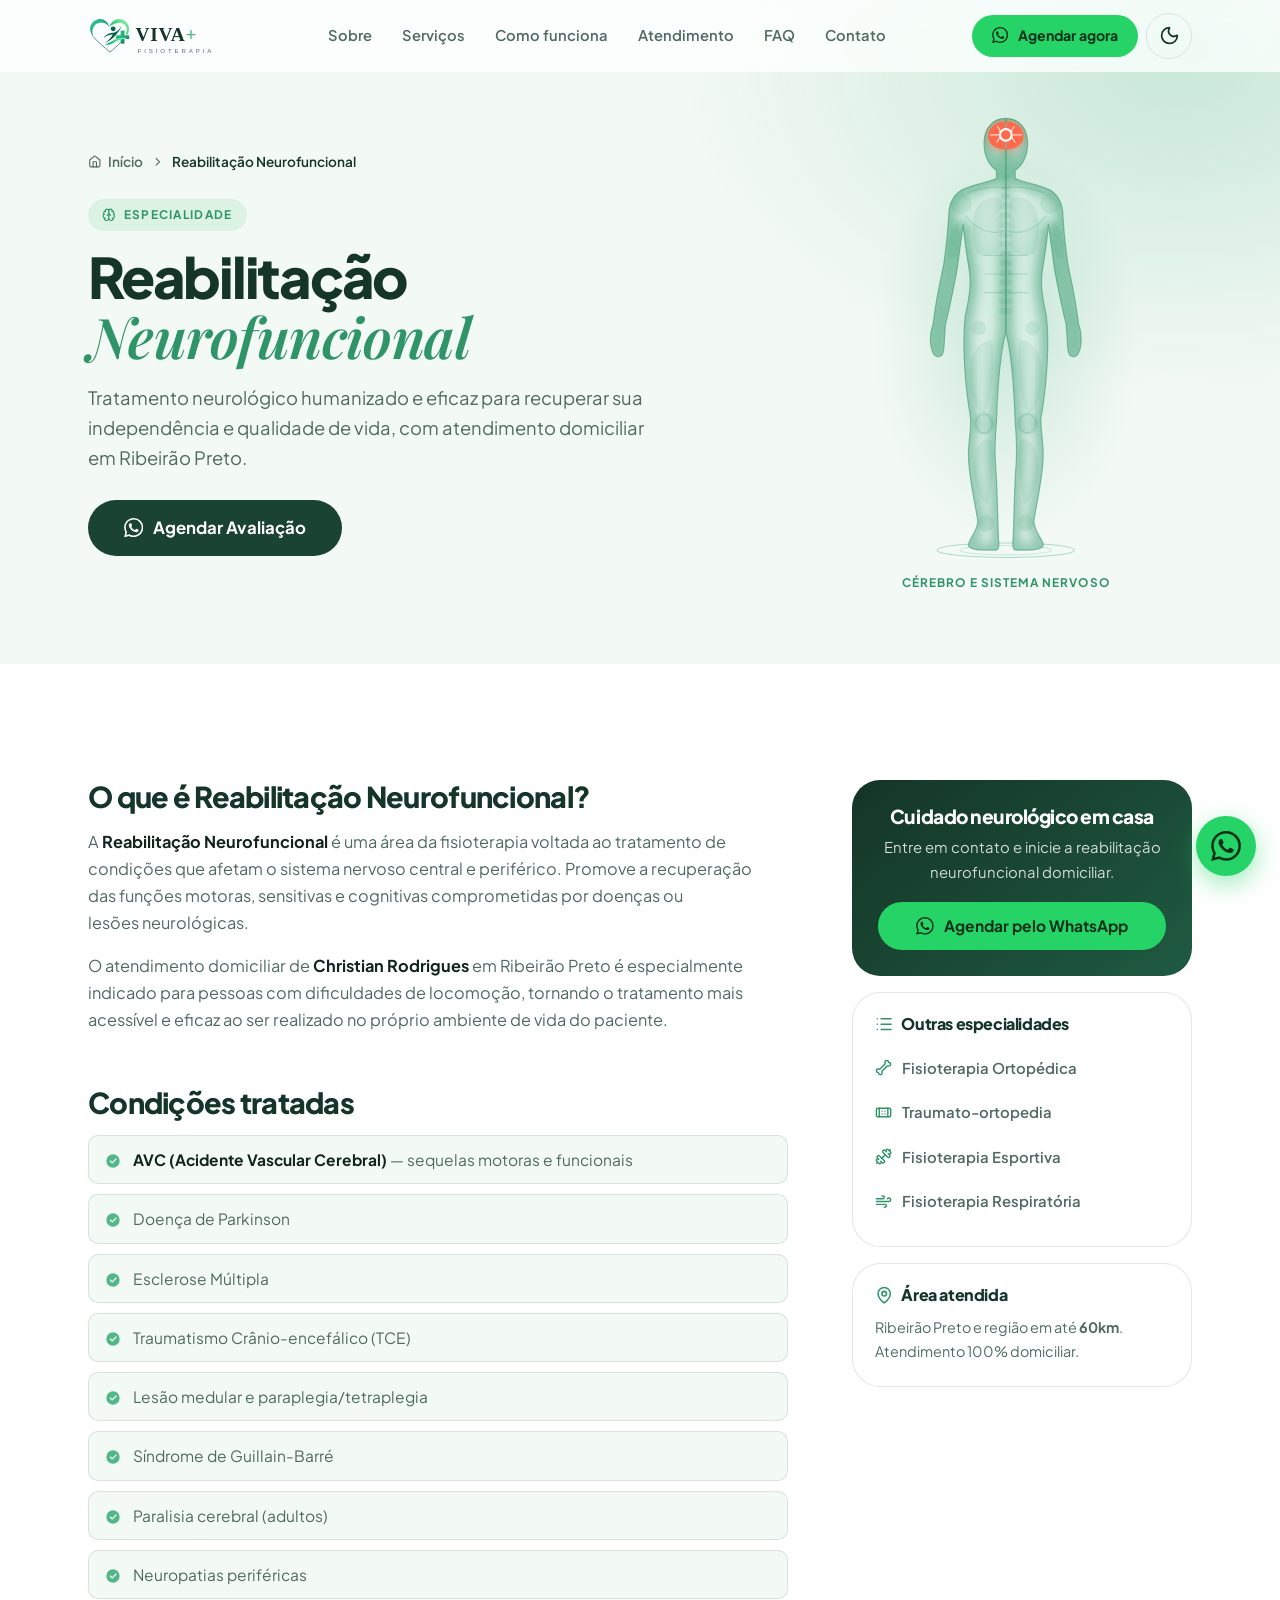
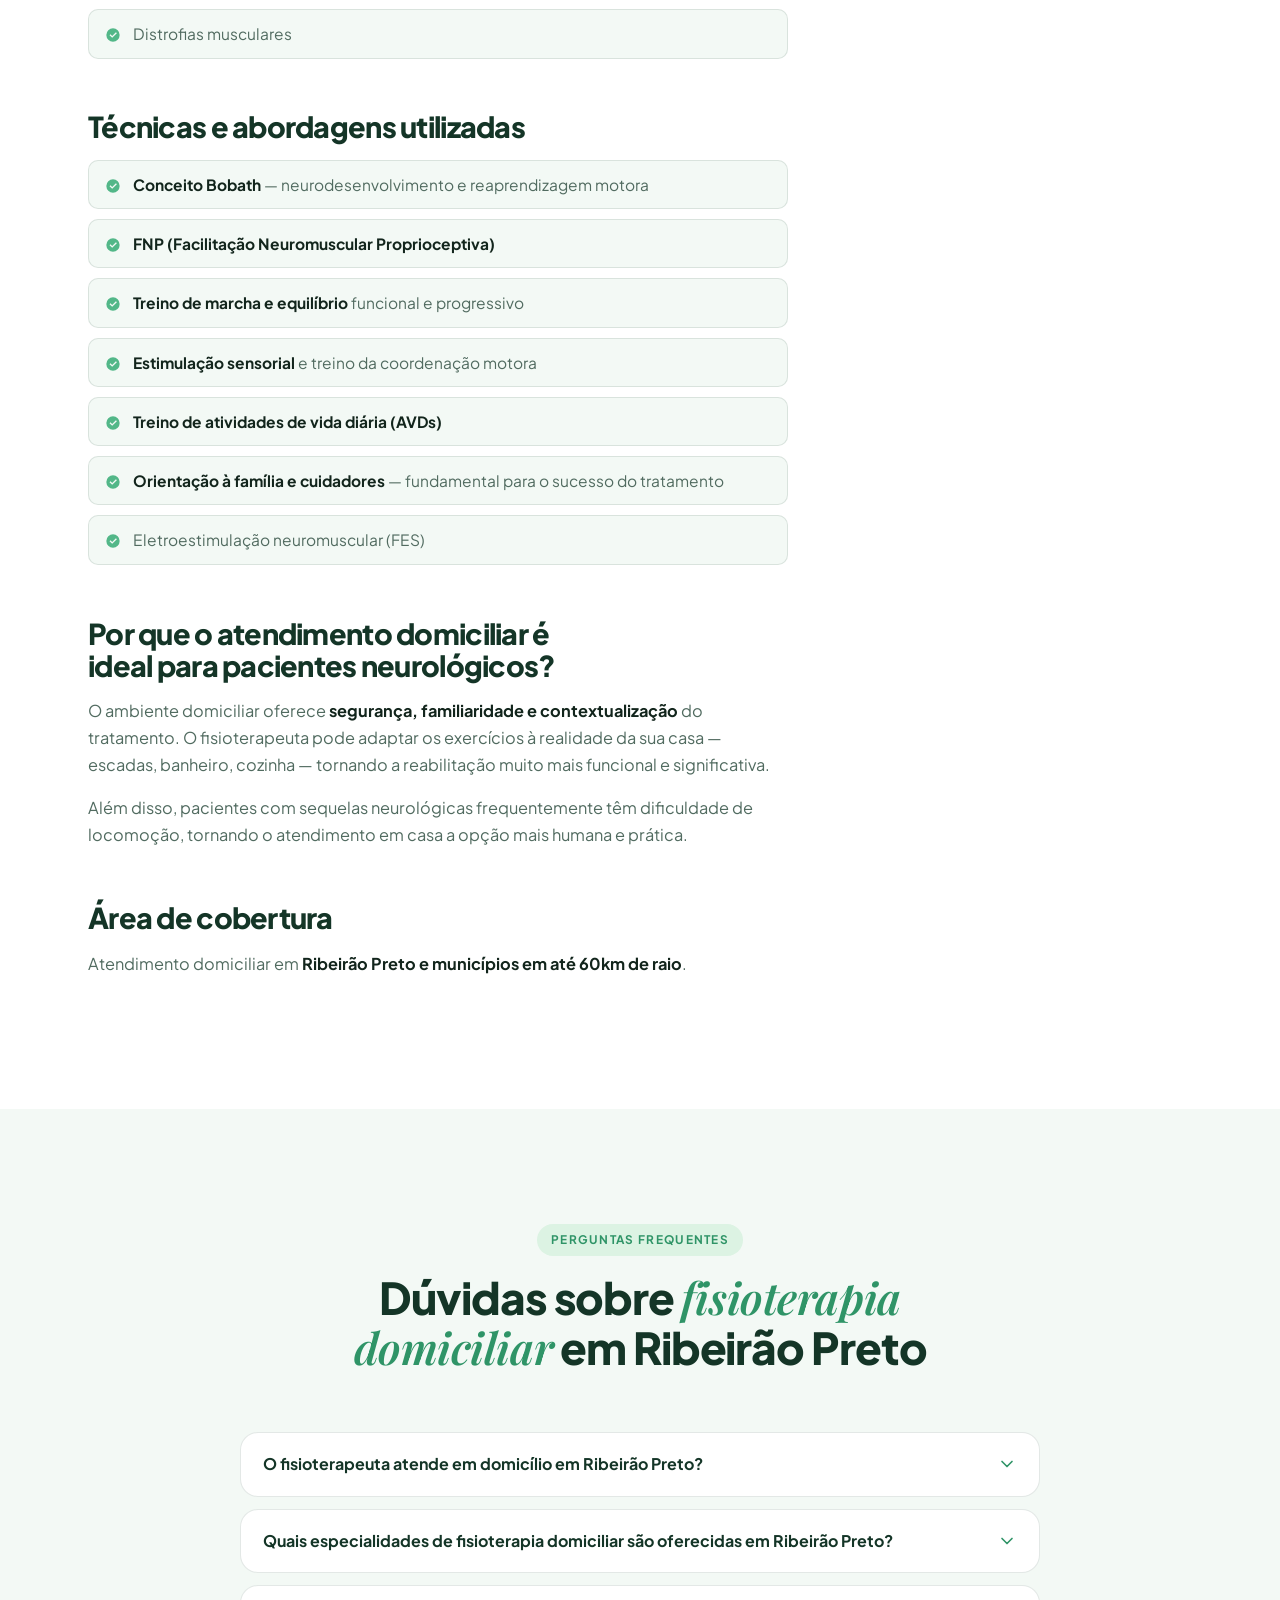
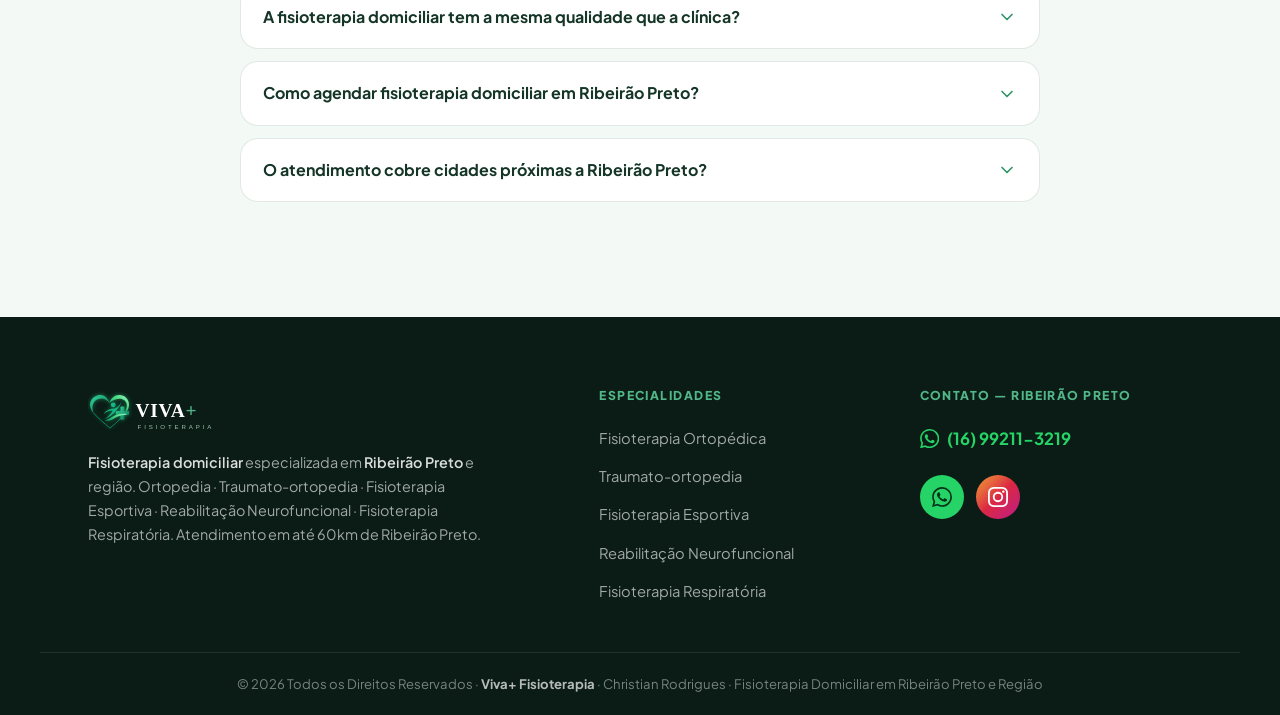
<file: reabilitacao-neurofuncional.html>
<!DOCTYPE html>
<html lang="pt-BR">
<head>
<meta charset="UTF-8">
<meta name="viewport" content="width=device-width, initial-scale=1, viewport-fit=cover">
<title>Reabilitação Neurofuncional em Ribeirão Preto | Christian Rodrigues Fisioterapeuta</title>
<meta name="description" content="Reabilitação Neurofuncional domiciliar em Ribeirão Preto com Christian Rodrigues. Tratamento de sequelas de AVC, Parkinson, esclerose múltipla e condições neurológicas. Raio de 60km.">
<meta name="author" content="Christian Rodrigues — Viva+ Fisioterapia">
<meta name="robots" content="index, follow, max-snippet:-1, max-image-preview:large, max-video-preview:-1">
<link rel="canonical" href="https://vivamaisfisioterapia.com.br/reabilitacao-neurofuncional.html">
<meta name="theme-color" content="#f3f9f5">
<meta name="color-scheme" content="light">

<link rel="icon" href="img/favicon.svg" type="image/svg+xml">
<link rel="icon" href="favicon.ico" sizes="32x32">
<link rel="apple-touch-icon" href="img/apple-touch-icon.png">

<meta property="og:type" content="website">
<meta property="og:locale" content="pt_BR">
<meta property="og:site_name" content="Viva+ Fisioterapia">
<meta property="og:url" content="https://vivamaisfisioterapia.com.br/reabilitacao-neurofuncional.html">
<meta property="og:title" content="Reabilitação Neurofuncional em Ribeirão Preto | Christian Rodrigues Fisioterapeuta">
<meta property="og:description" content="Reabilitação Neurofuncional domiciliar em Ribeirão Preto com Christian Rodrigues. Tratamento de sequelas de AVC, Parkinson, esclerose múltipla e condições neurológicas. Raio de 60km.">
<meta property="og:image" content="https://vivamaisfisioterapia.com.br/img/og-cover.jpg">
<meta property="og:image:width" content="1200">
<meta property="og:image:height" content="630">
<meta property="og:image:alt" content="Christian Rodrigues — Fisioterapeuta Domiciliar em Ribeirão Preto">
<meta name="twitter:card" content="summary_large_image">
<meta name="twitter:title" content="Reabilitação Neurofuncional em Ribeirão Preto | Christian Rodrigues Fisioterapeuta">
<meta name="twitter:description" content="Reabilitação Neurofuncional domiciliar em Ribeirão Preto com Christian Rodrigues. Tratamento de sequelas de AVC, Parkinson, esclerose múltipla e condições neurológicas. Raio de 60km.">
<meta name="twitter:image" content="https://vivamaisfisioterapia.com.br/img/og-cover.jpg">

<script type="application/ld+json">
{
  "@context": "https://schema.org",
  "@graph": [
    {
      "@type": "MedicalTherapy",
      "name": "Reabilitação Neurofuncional",
      "description": "Tratamento neurológico humanizado e eficaz para recuperar sua independência e qualidade de vida, com atendimento domiciliar em Ribeirão Preto.",
      "provider": {
        "@type": "Person",
        "name": "Christian Rodrigues",
        "jobTitle": "Fisioterapeuta",
        "url": "https://vivamaisfisioterapia.com.br"
      },
      "areaServed": "Ribeirão Preto e região — raio de 60km",
      "url": "https://vivamaisfisioterapia.com.br/reabilitacao-neurofuncional.html"
    },
    {
      "@type": "BreadcrumbList",
      "itemListElement": [
        {
          "@type": "ListItem",
          "position": 1,
          "name": "Início",
          "item": "https://vivamaisfisioterapia.com.br/"
        },
        {
          "@type": "ListItem",
          "position": 2,
          "name": "Reabilitação Neurofuncional",
          "item": "https://vivamaisfisioterapia.com.br/reabilitacao-neurofuncional.html"
        }
      ]
    }
  ]
}
</script>

<link rel="preconnect" href="https://fonts.googleapis.com">
<link rel="preconnect" href="https://fonts.gstatic.com" crossorigin>
<link href="https://fonts.googleapis.com/css2?family=Plus+Jakarta+Sans:wght@400;500;600;700;800&family=Playfair+Display:ital,wght@1,600&display=swap" rel="stylesheet">
<link rel="stylesheet" href="css/site.css?v=eaf10bd2">
<script>(function(d){d.classList.add('js');try{var t=localStorage.getItem('theme');if(t==='dark')d.dataset.theme=t}catch(e){}})(document.documentElement)</script>
<script src="js/site.js?v=eaf10bd2" defer></script>
</head>
<body>
<svg width="0" height="0" style="position:absolute" aria-hidden="true"><defs><linearGradient id="lg-a" x1="0" y1="0" x2="1" y2="1"><stop offset="0" stop-color="#34d399"/><stop offset="1" stop-color="#047857"/></linearGradient><linearGradient id="lg-b" x1="0" y1="1" x2="1" y2="0"><stop offset="0" stop-color="#059669"/><stop offset=".6" stop-color="#4ade80"/><stop offset="1" stop-color="#a7f3d0"/></linearGradient></defs></svg>
<a href="#main-content" class="skip">Pular para o conteúdo</a>

<!-- ══ CABEÇALHO ══ -->
<header class="hdr" id="hdr">
  <nav class="nav c" aria-label="Navegação principal">
    <a href="./" aria-label="Viva+ Fisioterapia — Página inicial">
      <svg viewBox="0 0 215 64" xmlns="http://www.w3.org/2000/svg" class="logo" role="img" aria-label="Viva+ Fisioterapia"><title>Viva+ Fisioterapia</title>
        <g transform="translate(1 6) scale(.58)"><g class="sy"><path class="sy-l" fill="none" stroke="#065f46" stroke-width="1.6" stroke-linecap="round" stroke-linejoin="round" d="M11.5 47C22 60 38 72 51 83.5C60 76 68 69 77 60"/><path fill="url(#lg-a)" d="M11.8 47.5C4 38 1 28 5 19C9.5 9 19 3.5 28.5 3.9C38 4.3 46 11 49.5 23.3C44 16 37 12.5 30 12.5C19 12.5 10 21 9 32C8.6 38 9.8 43 11.8 47.5Z"/><path fill="url(#lg-b)" d="M49.5 23.3C53 11 63 3.5 74 3.9C86 4.3 96 13 96.6 26C96.9 32 95 37.5 92 42L88.5 42C90.8 37 91.8 32 91.3 27C90.3 18 82 12.5 73 13C63 13.5 54 18 49.5 23.3Z"/><circle class="sy-d" fill="#065f46" cx="58.7" cy="27.7" r="5.8"/><path class="sy-d" fill="#065f46" d="M79.6 19.9C74 33 62 52 37.9 62.5C49 54 55 47 57.5 41C52 41.5 43 42 36 50C41 40 51 37.5 59.500 37C67 36.5 74 30 79.6 19.9Z"/><rect fill="url(#lg-a)" x="76.4" y="31.4" width="9.2" height="32" rx="2.2"/><rect fill="url(#lg-a)" x="65" y="42.8" width="32" height="9.2" rx="2.2"/><path fill="url(#lg-b)" d="M37.9 65.5C50 62.5 58 53 72 50C80 48.3 88 48.8 93 49.5L87 52C77 52 69 55.5 61 60.5C53.5 65 46 67 37.9 65.500Z"/></g></g>
        <text class="l-name" x="66" y="39" font-family="Georgia,'Times New Roman',serif" font-weight="700" font-size="27" letter-spacing="1">VIVA<tspan class="l-plus">+</tspan></text>
        <text class="l-sub" x="69" y="55" font-family="Arial,sans-serif" font-size="8.5" letter-spacing="4">FISIOTERAPIA</text>
      </svg>
    </a>
    <div class="nav-links">
      <a href="./#sobre" class="nav-link">Sobre</a>
      <a href="./#servicos" class="nav-link">Serviços</a>
      <a href="./#como-funciona" class="nav-link">Como funciona</a>
      <a href="./#atendimento" class="nav-link">Atendimento</a>
      <a href="./#faq" class="nav-link">FAQ</a>
      <a href="./#contato" class="nav-link">Contato</a>
    </div>
    <div class="nav-acts">
      <a href="https://wa.me/5516992113219?text=Ol%C3%A1%20Christian%21%20Tenho%20interesse%20em%20Reabilita%C3%A7%C3%A3o%20Neurofuncional." class="btn btn-wa btn-sm" target="_blank" rel="noopener noreferrer" aria-label="Agendar fisioterapia pelo WhatsApp">
        <svg class="ic" aria-hidden="true"><use href="img/icons.svg?v=eaf10bd2#whatsapp"/></svg><span>Agendar agora</span>
      </a>
      <button class="theme-tog" id="theme-tog" type="button" aria-label="Alternar entre modo claro e escuro" title="Modo claro/escuro"><svg class="ic i-moon" aria-hidden="true"><use href="img/icons.svg?v=eaf10bd2#moon"/></svg><svg class="ic i-sun" aria-hidden="true"><use href="img/icons.svg?v=eaf10bd2#sun"/></svg></button>
      <button class="nav-tog" id="nav-tog" aria-label="Abrir menu" aria-expanded="false" aria-controls="mnav"><svg class="ic" aria-hidden="true"><use href="img/icons.svg?v=eaf10bd2#menu"/></svg></button>
    </div>
  </nav>
</header>

<!-- ══ MENU MOBILE ══ -->
<div class="mnav" id="mnav" role="dialog" aria-modal="true" aria-label="Menu">
  <div class="mnav-top">
    <svg viewBox="0 0 215 64" xmlns="http://www.w3.org/2000/svg" class="logo" role="img" aria-label="Viva+ Fisioterapia">
        <g transform="translate(1 6) scale(.58)"><g class="sy"><path class="sy-l" fill="none" stroke="#065f46" stroke-width="1.6" stroke-linecap="round" stroke-linejoin="round" d="M11.5 47C22 60 38 72 51 83.5C60 76 68 69 77 60"/><path fill="url(#lg-a)" d="M11.8 47.5C4 38 1 28 5 19C9.5 9 19 3.5 28.5 3.9C38 4.3 46 11 49.5 23.3C44 16 37 12.5 30 12.5C19 12.5 10 21 9 32C8.6 38 9.8 43 11.8 47.5Z"/><path fill="url(#lg-b)" d="M49.5 23.3C53 11 63 3.5 74 3.9C86 4.3 96 13 96.6 26C96.9 32 95 37.5 92 42L88.5 42C90.8 37 91.8 32 91.3 27C90.3 18 82 12.5 73 13C63 13.5 54 18 49.5 23.3Z"/><circle class="sy-d" fill="#065f46" cx="58.7" cy="27.7" r="5.8"/><path class="sy-d" fill="#065f46" d="M79.6 19.9C74 33 62 52 37.9 62.5C49 54 55 47 57.5 41C52 41.5 43 42 36 50C41 40 51 37.5 59.500 37C67 36.5 74 30 79.6 19.9Z"/><rect fill="url(#lg-a)" x="76.4" y="31.4" width="9.2" height="32" rx="2.2"/><rect fill="url(#lg-a)" x="65" y="42.8" width="32" height="9.2" rx="2.2"/><path fill="url(#lg-b)" d="M37.9 65.5C50 62.5 58 53 72 50C80 48.3 88 48.8 93 49.5L87 52C77 52 69 55.5 61 60.5C53.5 65 46 67 37.9 65.500Z"/></g></g>
        <text class="l-name" x="66" y="39" font-family="Georgia,'Times New Roman',serif" font-weight="700" font-size="27" letter-spacing="1">VIVA<tspan class="l-plus">+</tspan></text>
        <text class="l-sub" x="69" y="55" font-family="Arial,sans-serif" font-size="8.5" letter-spacing="4">FISIOTERAPIA</text>
      </svg>
    <button class="mnav-close" id="mnav-close" aria-label="Fechar menu"><svg class="ic" aria-hidden="true"><use href="img/icons.svg?v=eaf10bd2#x"/></svg></button>
  </div>
  <nav class="mnav-links" aria-label="Menu mobile">
    <a href="./#sobre" class="mnav-link" style="--i:0">Sobre <svg class="ic" aria-hidden="true"><use href="img/icons.svg?v=eaf10bd2#arrow-right"/></svg></a>
    <a href="./#servicos" class="mnav-link" style="--i:1">Serviços <svg class="ic" aria-hidden="true"><use href="img/icons.svg?v=eaf10bd2#arrow-right"/></svg></a>
    <a href="./#como-funciona" class="mnav-link" style="--i:2">Como funciona <svg class="ic" aria-hidden="true"><use href="img/icons.svg?v=eaf10bd2#arrow-right"/></svg></a>
    <a href="./#atendimento" class="mnav-link" style="--i:3">Atendimento <svg class="ic" aria-hidden="true"><use href="img/icons.svg?v=eaf10bd2#arrow-right"/></svg></a>
    <a href="./#faq" class="mnav-link" style="--i:4">FAQ <svg class="ic" aria-hidden="true"><use href="img/icons.svg?v=eaf10bd2#arrow-right"/></svg></a>
    <a href="./#contato" class="mnav-link" style="--i:5">Contato <svg class="ic" aria-hidden="true"><use href="img/icons.svg?v=eaf10bd2#arrow-right"/></svg></a>
  </nav>
  <div class="mnav-foot">
    <a href="https://wa.me/5516992113219?text=Ol%C3%A1%20Christian%21%20Tenho%20interesse%20em%20Reabilita%C3%A7%C3%A3o%20Neurofuncional." class="btn btn-wa btn-lg" target="_blank" rel="noopener noreferrer"><svg class="ic" aria-hidden="true"><use href="img/icons.svg?v=eaf10bd2#whatsapp"/></svg> Agendar pelo WhatsApp</a>
    <a href="https://www.instagram.com/christianrodrigues03?igsh=MXczcjdnam0zOTdqcQ==" class="btn btn-o" target="_blank" rel="noopener noreferrer"><svg class="ic" aria-hidden="true"><use href="img/icons.svg?v=eaf10bd2#instagram"/></svg> Instagram</a>
  </div>
</div>

<main id="main-content">

<!-- ══ HERO INTERNO ══ -->
<section class="ih">
  <div class="c ih-grid">
    <div data-a="l">
      <nav class="crumb" aria-label="Navegação estrutural">
        <a href="./"><svg class="ic" aria-hidden="true"><use href="img/icons.svg?v=eaf10bd2#house"/></svg> Início</a>
        <svg class="ic" aria-hidden="true"><use href="img/icons.svg?v=eaf10bd2#chevron-right"/></svg>
        <span aria-current="page">Reabilitação Neurofuncional</span>
      </nav>
      <span class="tag"><svg class="ic" aria-hidden="true"><use href="img/icons.svg?v=eaf10bd2#brain"/></svg> Especialidade</span>
      <h1 class="ih-title">Reabilitação <em>Neurofuncional</em></h1>
      <p class="ih-sub">Tratamento neurológico humanizado e eficaz para recuperar sua independência e qualidade de vida, com atendimento domiciliar em Ribeirão Preto.</p>
      <a href="https://wa.me/5516992113219?text=Ol%C3%A1%20Christian%21%20Tenho%20interesse%20em%20Reabilita%C3%A7%C3%A3o%20Neurofuncional." class="btn btn-p btn-lg" target="_blank" rel="noopener noreferrer"><svg class="ic" aria-hidden="true"><use href="img/icons.svg?v=eaf10bd2#whatsapp"/></svg> Agendar Avaliação</a>
    </div>
    <div class="ih-fig" data-a="r">
      <div class="fig" data-fig>
      <div class="fig-stage">
        <svg class="fig-svg" viewBox="0 0 200 432" aria-hidden="true">
          <defs>
            <linearGradient id="fg-skin" x1="0" y1="0" x2="0" y2="1"><stop offset="0" class="fs-1"/><stop offset=".55" class="fs-2"/><stop offset="1" class="fs-3"/></linearGradient>
            <linearGradient id="fg-scan" x1="0" y1="0" x2="0" y2="1"><stop offset="0" class="sc-0"/><stop offset="1" class="sc-1"/></linearGradient>
            <filter id="fg-blur" x="-20%" y="-10%" width="140%" height="120%"><feGaussianBlur stdDeviation="5"/></filter>
            <path id="fg-half" d="M100 8C113 8 121 18 121 32C121 44 116 54 109 58L109 66C118 70 132 72 140 76C150 80 155 90 155 102C156 120 158 136 160 150C164 168 168 188 170 206C173 214 174 226 170 234C167 240 161 238 160 232C159 224 159 214 158 206C154 190 150 170 147 154C145 140 143 124 141 110C140 126 137 142 135 156C133 170 136 184 139 198C142 222 140 262 134 296C133 306 136 318 136 332C136 352 130 376 127 396C127 404 134 412 136 418C137 423 128 424 118 424L110 424C107 424 106 420 107 414C108 392 108 366 110 340C111 326 110 312 109 300C108 270 106 236 100 214Z"/>
            <clipPath id="fg-clip"><use href="#fg-half"/><use href="#fg-half" transform="matrix(-1 0 0 1 200 0)"/></clipPath>
          </defs>
          <ellipse class="b-floor" cx="100" cy="424" rx="66" ry="7"/>
          <ellipse class="b-floor b-floor--2" cx="100" cy="424" rx="44" ry="4.5"/>
          <g class="b-skin"><use href="#fg-half"/><use href="#fg-half" transform="matrix(-1 0 0 1 200 0)"/></g>
          <g clip-path="url(#fg-clip)">
            <g class="b-shade"><use href="#fg-half"/><use href="#fg-half" transform="matrix(-1 0 0 1 200 0)"/></g>
            <ellipse class="b-hi" cx="100" cy="104" rx="26" ry="34"/><ellipse class="b-hi" cx="100" cy="26" rx="12" ry="14"/><path d="M122 226C128 250 128 276 122 292" class="b-hi-l"/><path d="M122 226C128 250 128 276 122 292" transform="matrix(-1 0 0 1 200 0)" class="b-hi-l"/>
            <g class="b-line"><path d="M100 75C112 73 124 75 137 80"/><path d="M100 75C112 73 124 75 137 80" transform="matrix(-1 0 0 1 200 0)"/><path d="M101 116C113 121 128 116 139 102"/><path d="M101 116C113 121 128 116 139 102" transform="matrix(-1 0 0 1 200 0)"/><path d="M100 120V198"/><path d="M103 140H121"/><path d="M103 140H121" transform="matrix(-1 0 0 1 200 0)"/><path d="M103 158H120"/><path d="M103 158H120" transform="matrix(-1 0 0 1 200 0)"/><path d="M103 176H121"/><path d="M103 176H121" transform="matrix(-1 0 0 1 200 0)"/><ellipse cx="121" cy="302" rx="8" ry="9"/><ellipse cx="79" cy="302" rx="8" ry="9"/></g>
            <g class="b-reg on" data-spec="neuro"><path d="M100 11C110 11 117 17 117 25C117 33 110 38 100 38C90 38 83 33 83 25C83 17 90 11 100 11Z"/><path class="b-reg-l" d="M100 12V37M92 16C96 20 96 26 91 31M108 16C104 20 104 26 109 31M85 24H93M107 24H115"/></g>
            <g class="b-reg" data-spec="resp"><path d="M104 86C112 81 126 85 130 99C133 113 132 128 128 138C120 143 108 139 104 132Z"/><path d="M104 86C112 81 126 85 130 99C133 113 132 128 128 138C120 143 108 139 104 132Z" transform="matrix(-1 0 0 1 200 0)"/><path class="b-reg-l" d="M100 70V92M100 92L110 104M100 92L90 104"/></g>
            <g class="b-reg" data-spec="orto"><rect x="96.0" y="62.0" width="8.0" height="5.6" rx="2.2"/><rect x="95.8" y="71.2" width="8.4" height="5.6" rx="2.2"/><rect x="95.6" y="80.4" width="8.8" height="5.6" rx="2.2"/><rect x="95.4" y="89.6" width="9.3" height="5.6" rx="2.2"/><rect x="95.2" y="98.8" width="9.7" height="5.6" rx="2.2"/><rect x="95.0" y="108.0" width="10.1" height="5.6" rx="2.2"/><rect x="94.7" y="117.2" width="10.5" height="5.6" rx="2.2"/><rect x="94.5" y="126.4" width="10.9" height="5.6" rx="2.2"/><rect x="94.3" y="135.6" width="11.4" height="5.6" rx="2.2"/><rect x="94.1" y="144.8" width="11.8" height="5.6" rx="2.2"/><rect x="93.9" y="154.0" width="12.2" height="5.6" rx="2.2"/><rect x="93.7" y="163.2" width="12.6" height="5.6" rx="2.2"/><rect x="93.5" y="172.4" width="13.0" height="5.6" rx="2.2"/><rect x="93.3" y="181.6" width="13.5" height="5.6" rx="2.2"/><rect x="93.1" y="190.8" width="13.9" height="5.6" rx="2.2"/><circle cx="126" cy="210" r="7"/><circle cx="74" cy="210" r="7"/></g>
            <g class="b-reg" data-spec="trauma"><circle cx="121" cy="302" r="11"/><circle cx="79" cy="302" r="11"/><circle cx="119" cy="398" r="8"/><circle cx="81" cy="398" r="8"/><circle cx="143" cy="90" r="10"/><circle cx="57" cy="90" r="10"/></g>
            <g class="b-reg" data-spec="esporte"><path d="M113 222C127 220 137 238 135 262C133 280 127 292 121 292C114 280 110 250 113 222Z"/><path d="M113 222C127 220 137 238 135 262C133 280 127 292 121 292C114 280 110 250 113 222Z" transform="matrix(-1 0 0 1 200 0)"/><path d="M114 318C124 314 133 330 131 350C129 366 123 376 118 380C113 362 110 336 114 318Z"/><path d="M114 318C124 314 133 330 131 350C129 366 123 376 118 380C113 362 110 336 114 318Z" transform="matrix(-1 0 0 1 200 0)"/><path d="M146 108C153 112 157 128 156 142C151 145 147 141 146 134C144 124 144 114 146 108Z"/><path d="M146 108C153 112 157 128 156 142C151 145 147 141 146 134C144 124 144 114 146 108Z" transform="matrix(-1 0 0 1 200 0)"/></g>
            <rect class="b-scan" x="20" y="-70" width="160" height="70" fill="url(#fg-scan)"/>
          </g>
          <g class="b-edge"><use href="#fg-half"/><use href="#fg-half" transform="matrix(-1 0 0 1 200 0)"/></g>
          <g class="b-dot on" data-spec="neuro" style="--i:0"><circle class="b-hit" cx="100" cy="24" r="17"/><circle class="b-ping" cx="100" cy="24" r="5"/><circle class="b-core" cx="100" cy="24" r="4.2"/></g><g class="b-dot" data-spec="resp" style="--i:1"><circle class="b-hit" cx="118" cy="108" r="17"/><circle class="b-ping" cx="118" cy="108" r="5"/><circle class="b-core" cx="118" cy="108" r="4.2"/></g><g class="b-dot" data-spec="orto" style="--i:2"><circle class="b-hit" cx="100" cy="166" r="17"/><circle class="b-ping" cx="100" cy="166" r="5"/><circle class="b-core" cx="100" cy="166" r="4.2"/></g><g class="b-dot" data-spec="trauma" style="--i:3"><circle class="b-hit" cx="121" cy="302" r="17"/><circle class="b-ping" cx="121" cy="302" r="5"/><circle class="b-core" cx="121" cy="302" r="4.2"/></g><g class="b-dot" data-spec="esporte" style="--i:4"><circle class="b-hit" cx="79" cy="254" r="17"/><circle class="b-ping" cx="79" cy="254" r="5"/><circle class="b-core" cx="79" cy="254" r="4.2"/></g>
        </svg>
      </div>
      <p class="fig-info" aria-live="polite"><span class="fig-region">Cérebro e sistema nervoso</span><strong class="fig-name">Reabilitação Neurofuncional</strong></p>
    </div>
    </div>
  </div>
</section>

<!-- ══ CONTEÚDO ══ -->
<section class="sec">
  <div class="c in-grid">
    <article class="prose" data-a>
        <h2>O que é Reabilitação Neurofuncional?</h2>
        <p>A <strong>Reabilitação Neurofuncional</strong> é uma área da fisioterapia voltada ao tratamento de condições que afetam o sistema nervoso central e periférico. Promove a recuperação das funções motoras, sensitivas e cognitivas comprometidas por doenças ou lesões neurológicas.</p>
        <p>O atendimento domiciliar de <strong>Christian Rodrigues</strong> em Ribeirão Preto é especialmente indicado para pessoas com dificuldades de locomoção, tornando o tratamento mais acessível e eficaz ao ser realizado no próprio ambiente de vida do paciente.</p>

        <h2>Condições tratadas</h2>
        <ul>
        <li><strong>AVC (Acidente Vascular Cerebral)</strong> — sequelas motoras e funcionais</li>
        <li>Doença de Parkinson</li>
        <li>Esclerose Múltipla</li>
        <li>Traumatismo Crânio-encefálico (TCE)</li>
        <li>Lesão medular e paraplegia/tetraplegia</li>
        <li>Síndrome de Guillain-Barré</li>
        <li>Paralisia cerebral (adultos)</li>
        <li>Neuropatias periféricas</li>
        <li>Distrofias musculares</li>
        </ul>

        <h2>Técnicas e abordagens utilizadas</h2>
        <ul>
        <li><strong>Conceito Bobath</strong> — neurodesenvolvimento e reaprendizagem motora</li>
        <li><strong>FNP (Facilitação Neuromuscular Proprioceptiva)</strong></li>
        <li><strong>Treino de marcha e equilíbrio</strong> funcional e progressivo</li>
        <li><strong>Estimulação sensorial</strong> e treino da coordenação motora</li>
        <li><strong>Treino de atividades de vida diária (AVDs)</strong></li>
        <li><strong>Orientação à família e cuidadores</strong> — fundamental para o sucesso do tratamento</li>
        <li>Eletroestimulação neuromuscular (FES)</li>
        </ul>

        <h2>Por que o atendimento domiciliar é ideal para pacientes neurológicos?</h2>
        <p>O ambiente domiciliar oferece <strong>segurança, familiaridade e contextualização</strong> do tratamento. O fisioterapeuta pode adaptar os exercícios à realidade da sua casa — escadas, banheiro, cozinha — tornando a reabilitação muito mais funcional e significativa.</p>
        <p>Além disso, pacientes com sequelas neurológicas frequentemente têm dificuldade de locomoção, tornando o atendimento em casa a opção mais humana e prática.</p>

        <h2>Área de cobertura</h2>
        <p>Atendimento domiciliar em <strong>Ribeirão Preto e municípios em até 60km de raio</strong>.</p>
    </article>

    <aside class="side" aria-label="Agendamento e outras especialidades">
      <div class="side-cta">
        <h3>Cuidado neurológico em casa</h3>
        <p>Entre em contato e inicie a reabilitação neurofuncional domiciliar.</p>
        <a href="https://wa.me/5516992113219?text=Ol%C3%A1%20Christian%21%20Tenho%20interesse%20em%20Reabilita%C3%A7%C3%A3o%20Neurofuncional." class="btn btn-wa" target="_blank" rel="noopener noreferrer"><svg class="ic" aria-hidden="true"><use href="img/icons.svg?v=eaf10bd2#whatsapp"/></svg> Agendar pelo WhatsApp</a>
      </div>
      <div class="side-card">
        <h3><svg class="ic" aria-hidden="true"><use href="img/icons.svg?v=eaf10bd2#list"/></svg> Outras especialidades</h3>
        <ul>
            <li><a href="ortopedia.html"><svg class="ic" aria-hidden="true"><use href="img/icons.svg?v=eaf10bd2#bone"/></svg> Fisioterapia Ortopédica</a></li>
            <li><a href="traumatortopedia.html"><svg class="ic" aria-hidden="true"><use href="img/icons.svg?v=eaf10bd2#bandage"/></svg> Traumato-ortopedia</a></li>
            <li><a href="fisioterapia-esportiva.html"><svg class="ic" aria-hidden="true"><use href="img/icons.svg?v=eaf10bd2#dumbbell"/></svg> Fisioterapia Esportiva</a></li>
            <li><a href="fisioterapia-respiratoria.html"><svg class="ic" aria-hidden="true"><use href="img/icons.svg?v=eaf10bd2#wind"/></svg> Fisioterapia Respiratória</a></li>
        </ul>
      </div>
      <div class="side-card">
        <h3><svg class="ic" aria-hidden="true"><use href="img/icons.svg?v=eaf10bd2#map-pin"/></svg> Área atendida</h3>
        <p>Ribeirão Preto e região em até <strong>60km</strong>. Atendimento 100% domiciliar.</p>
      </div>
    </aside>
  </div>
</section>

<!-- ══ FAQ ══ -->
<section class="sec sec--alt" id="faq" aria-labelledby="faq-title">
  <div class="c">
    <header class="s-hdr" data-a>
      <span class="tag">Perguntas frequentes</span>
      <h2 class="s-title" id="faq-title">Dúvidas sobre <em>fisioterapia domiciliar</em> em Ribeirão Preto</h2>
    </header>
    <div class="faq-list" data-a>
      <details class="faq-item" name="faq">
        <summary>O fisioterapeuta atende em domicílio em Ribeirão Preto? <svg class="ic" aria-hidden="true"><use href="img/icons.svg?v=eaf10bd2#chevron-down"/></svg></summary>
        <p>Sim! Christian Rodrigues oferece <strong>fisioterapia domiciliar em Ribeirão Preto</strong> e toda a região em um raio de 60km, incluindo Sertãozinho, Jardinópolis, Cravinhos, Serrana, Brodowski, Batatais e Franca. Você recebe atendimento profissional sem sair de casa.</p>
      </details>
      <details class="faq-item" name="faq">
        <summary>Quais especialidades de fisioterapia domiciliar são oferecidas em Ribeirão Preto? <svg class="ic" aria-hidden="true"><use href="img/icons.svg?v=eaf10bd2#chevron-down"/></svg></summary>
        <p>São 5 especialidades de <strong>fisioterapia domiciliar em Ribeirão Preto</strong>: <strong>Fisioterapia Ortopédica</strong>, <strong>Traumato-ortopedia</strong>, <strong>Fisioterapia Esportiva</strong>, <strong>Reabilitação Neurofuncional</strong> (AVC, Parkinson) e <strong>Fisioterapia Respiratória</strong> (DPOC, pós-COVID). Todas realizadas no conforto da sua casa.</p>
      </details>
      <details class="faq-item" name="faq">
        <summary>A fisioterapia domiciliar tem a mesma qualidade que a clínica? <svg class="ic" aria-hidden="true"><use href="img/icons.svg?v=eaf10bd2#chevron-down"/></svg></summary>
        <p>Sim! Christian leva todos os equipamentos profissionais necessários ao seu domicílio em Ribeirão Preto, garantindo uma sessão completa, profissional e baseada em evidências científicas — com a comodidade de não precisar sair de casa.</p>
      </details>
      <details class="faq-item" name="faq">
        <summary>Como agendar fisioterapia domiciliar em Ribeirão Preto? <svg class="ic" aria-hidden="true"><use href="img/icons.svg?v=eaf10bd2#chevron-down"/></svg></summary>
        <p>É simples! Entre em contato pelo <strong>WhatsApp (16) 99211-3219</strong>. O agendamento é rápido, sem burocracia e com horários flexíveis para encaixar na sua rotina em Ribeirão Preto e região.</p>
      </details>
      <details class="faq-item" name="faq">
        <summary>O atendimento cobre cidades próximas a Ribeirão Preto? <svg class="ic" aria-hidden="true"><use href="img/icons.svg?v=eaf10bd2#chevron-down"/></svg></summary>
        <p>Sim! A <strong>fisioterapia domiciliar</strong> atende em um raio de <strong>60km a partir de Ribeirão Preto</strong>, cobrindo cidades como Sertãozinho, Jardinópolis, Cravinhos, Serrana, Brodowski, Batatais e Franca. Entre em contato para verificar sua região.</p>
      </details>
    </div>
  </div>
</section>

</main>

<!-- ══ RODAPÉ ══ -->
<footer class="ftr">
  <div class="c ftr-inner">
    <div class="ftr-brand">
      <svg viewBox="0 0 215 64" xmlns="http://www.w3.org/2000/svg" class="logo" role="img" aria-label="Viva+ Fisioterapia">
        <g transform="translate(1 6) scale(.58)"><g class="sy"><path class="sy-l" fill="none" stroke="#065f46" stroke-width="1.6" stroke-linecap="round" stroke-linejoin="round" d="M11.5 47C22 60 38 72 51 83.5C60 76 68 69 77 60"/><path fill="url(#lg-a)" d="M11.8 47.5C4 38 1 28 5 19C9.5 9 19 3.5 28.5 3.9C38 4.3 46 11 49.5 23.3C44 16 37 12.5 30 12.5C19 12.5 10 21 9 32C8.6 38 9.8 43 11.8 47.5Z"/><path fill="url(#lg-b)" d="M49.5 23.3C53 11 63 3.5 74 3.9C86 4.3 96 13 96.6 26C96.9 32 95 37.5 92 42L88.5 42C90.8 37 91.8 32 91.3 27C90.3 18 82 12.5 73 13C63 13.5 54 18 49.5 23.3Z"/><circle class="sy-d" fill="#065f46" cx="58.7" cy="27.7" r="5.8"/><path class="sy-d" fill="#065f46" d="M79.6 19.9C74 33 62 52 37.9 62.5C49 54 55 47 57.5 41C52 41.5 43 42 36 50C41 40 51 37.5 59.500 37C67 36.5 74 30 79.6 19.9Z"/><rect fill="url(#lg-a)" x="76.4" y="31.4" width="9.2" height="32" rx="2.2"/><rect fill="url(#lg-a)" x="65" y="42.8" width="32" height="9.2" rx="2.2"/><path fill="url(#lg-b)" d="M37.9 65.5C50 62.5 58 53 72 50C80 48.3 88 48.8 93 49.5L87 52C77 52 69 55.5 61 60.5C53.5 65 46 67 37.9 65.500Z"/></g></g>
        <text class="l-name" x="66" y="39" font-family="Georgia,'Times New Roman',serif" font-weight="700" font-size="27" letter-spacing="1">VIVA<tspan class="l-plus">+</tspan></text>
        <text class="l-sub" x="69" y="55" font-family="Arial,sans-serif" font-size="8.5" letter-spacing="4">FISIOTERAPIA</text>
      </svg>
      <p>
        <strong>Fisioterapia domiciliar</strong> especializada em <strong>Ribeirão Preto</strong> e região.
        Ortopedia · Traumato-ortopedia · Fisioterapia Esportiva · Reabilitação Neurofuncional · Fisioterapia Respiratória.
        Atendimento em até 60km de Ribeirão Preto.
      </p>
    </div>
    <nav class="ftr-links" aria-label="Especialidades">
      <h3>Especialidades</h3>
      <ul>
        <li><a href="ortopedia.html">Fisioterapia Ortopédica</a></li>
        <li><a href="traumatortopedia.html">Traumato-ortopedia</a></li>
        <li><a href="fisioterapia-esportiva.html">Fisioterapia Esportiva</a></li>
        <li><a href="reabilitacao-neurofuncional.html">Reabilitação Neurofuncional</a></li>
        <li><a href="fisioterapia-respiratoria.html">Fisioterapia Respiratória</a></li>
      </ul>
    </nav>
    <div class="ftr-contact">
      <h3>Contato — Ribeirão Preto</h3>
      <a href="https://wa.me/5516992113219" class="ftr-wa" target="_blank" rel="noopener noreferrer" aria-label="WhatsApp (16) 99211-3219">
        <svg class="ic" aria-hidden="true"><use href="img/icons.svg?v=eaf10bd2#whatsapp"/></svg> (16) 99211-3219
      </a>
      <div class="ftr-soc">
        <a href="https://wa.me/5516992113219" target="_blank" rel="noopener noreferrer" aria-label="WhatsApp" class="soc-ic soc-wa"><svg class="ic" aria-hidden="true"><use href="img/icons.svg?v=eaf10bd2#whatsapp"/></svg></a>
        <a href="https://www.instagram.com/christianrodrigues03?igsh=MXczcjdnam0zOTdqcQ==" target="_blank" rel="noopener noreferrer" aria-label="Instagram de Christian Rodrigues" class="soc-ic soc-ig"><svg class="ic" aria-hidden="true"><use href="img/icons.svg?v=eaf10bd2#instagram"/></svg></a>
      </div>
    </div>
  </div>
  <div class="ftr-bot">
    <p>© 2026 Todos os Direitos Reservados · <strong>Viva+ Fisioterapia</strong> · Christian Rodrigues · Fisioterapia Domiciliar em Ribeirão Preto e Região</p>
  </div>
</footer>

<!-- WhatsApp: botão flutuante (desktop) e barra fixa (celular) -->
<a href="https://wa.me/5516992113219?text=Ol%C3%A1%20Christian%21%20Tenho%20interesse%20em%20Reabilita%C3%A7%C3%A3o%20Neurofuncional." class="wa-float" target="_blank" rel="noopener noreferrer" aria-label="Agendar pelo WhatsApp"><svg class="ic" aria-hidden="true"><use href="img/icons.svg?v=eaf10bd2#whatsapp"/></svg></a>
<div class="wa-bar" id="wa-bar">
  <a href="https://wa.me/5516992113219?text=Ol%C3%A1%20Christian%21%20Tenho%20interesse%20em%20Reabilita%C3%A7%C3%A3o%20Neurofuncional." class="btn btn-wa" target="_blank" rel="noopener noreferrer"><svg class="ic" aria-hidden="true"><use href="img/icons.svg?v=eaf10bd2#whatsapp"/></svg> Agendar pelo WhatsApp</a>
</div>

</body>
</html>
</file>
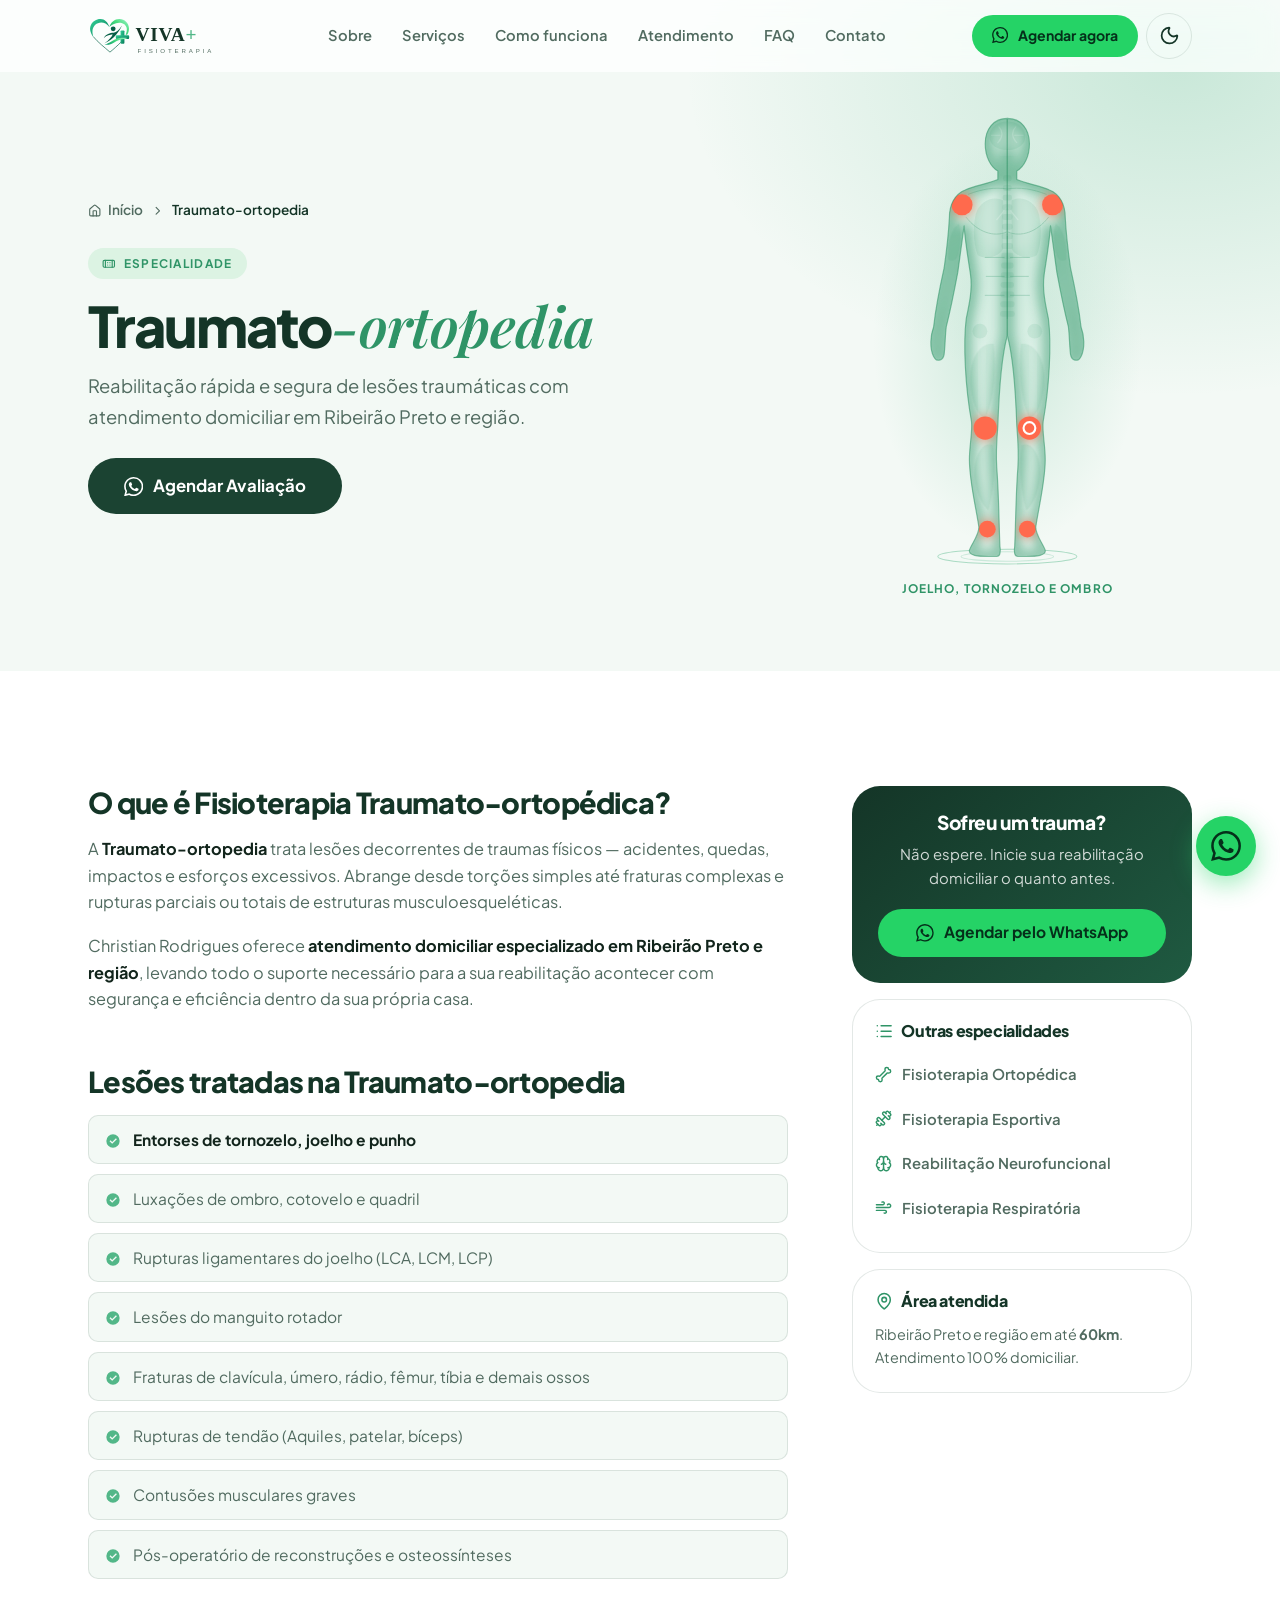
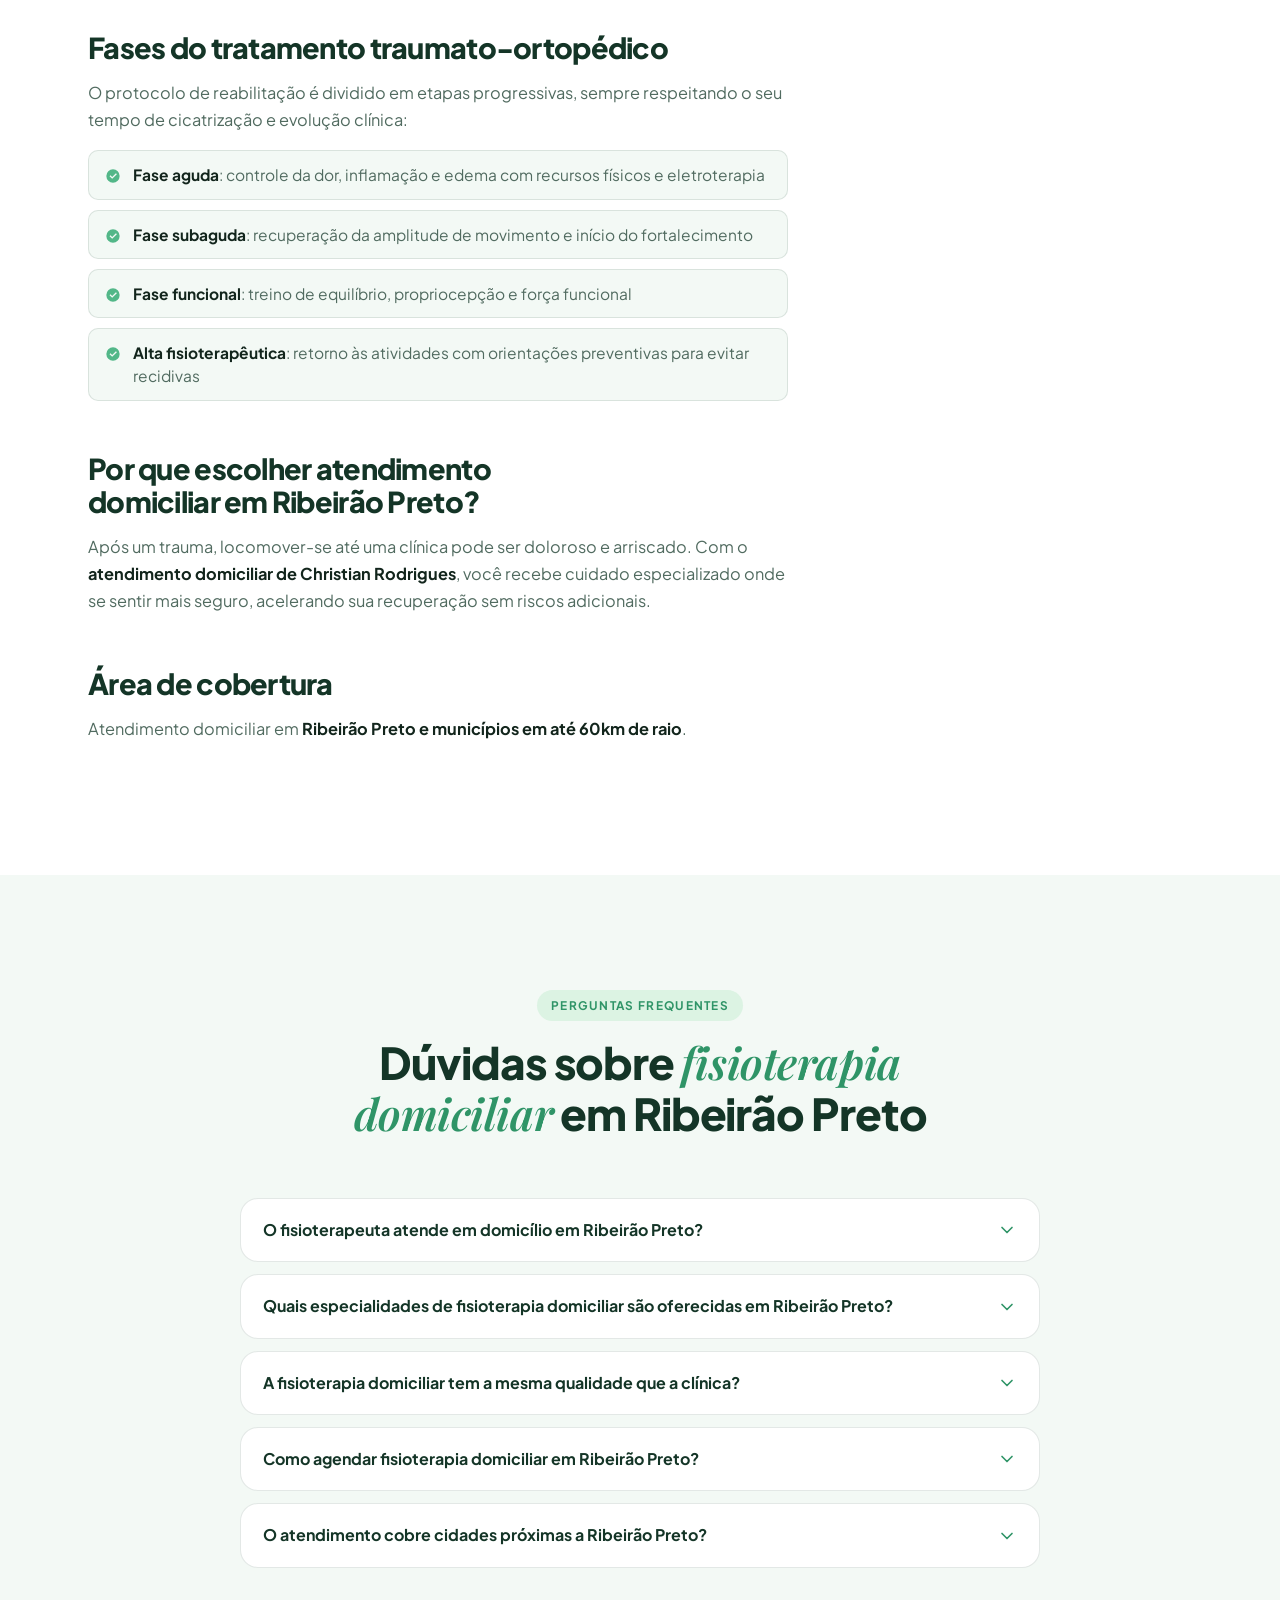
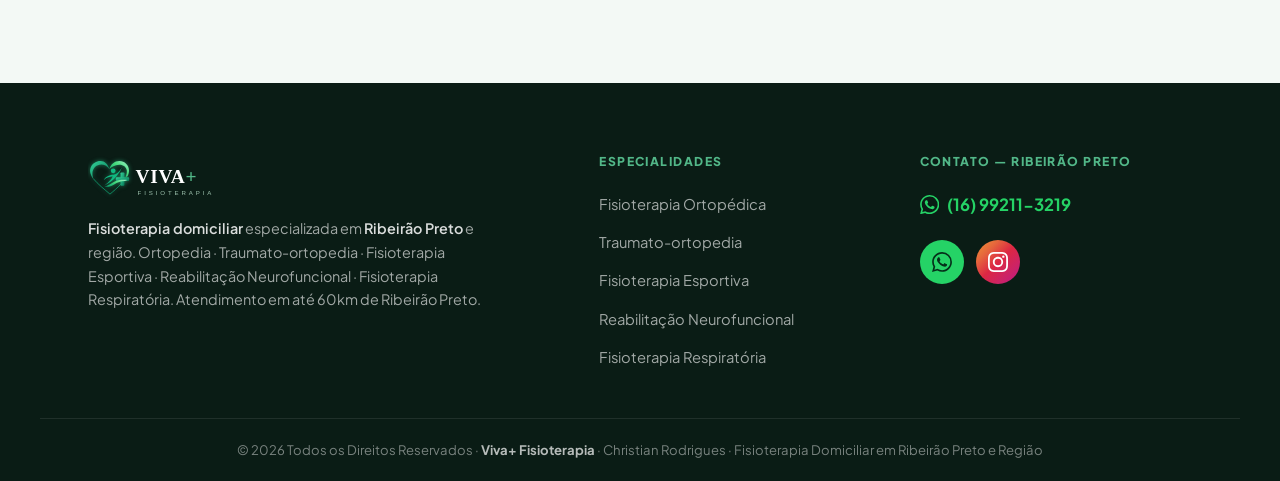
<file: traumatortopedia.html>
<!DOCTYPE html>
<html lang="pt-BR">
<head>
<meta charset="UTF-8">
<meta name="viewport" content="width=device-width, initial-scale=1, viewport-fit=cover">
<title>Traumato-ortopedia em Ribeirão Preto | Christian Rodrigues Fisioterapeuta</title>
<meta name="description" content="Fisioterapia Traumato-ortopédica domiciliar em Ribeirão Preto. Reabilitação de entorses, luxações, rupturas ligamentares e lesões traumáticas. Christian Rodrigues, atendimento em 60km.">
<meta name="author" content="Christian Rodrigues — Viva+ Fisioterapia">
<meta name="robots" content="index, follow, max-snippet:-1, max-image-preview:large, max-video-preview:-1">
<link rel="canonical" href="https://vivamaisfisioterapia.com.br/traumatortopedia.html">
<meta name="theme-color" content="#f3f9f5">
<meta name="color-scheme" content="light">

<link rel="icon" href="img/favicon.svg" type="image/svg+xml">
<link rel="icon" href="favicon.ico" sizes="32x32">
<link rel="apple-touch-icon" href="img/apple-touch-icon.png">

<meta property="og:type" content="website">
<meta property="og:locale" content="pt_BR">
<meta property="og:site_name" content="Viva+ Fisioterapia">
<meta property="og:url" content="https://vivamaisfisioterapia.com.br/traumatortopedia.html">
<meta property="og:title" content="Traumato-ortopedia em Ribeirão Preto | Christian Rodrigues Fisioterapeuta">
<meta property="og:description" content="Fisioterapia Traumato-ortopédica domiciliar em Ribeirão Preto. Reabilitação de entorses, luxações, rupturas ligamentares e lesões traumáticas. Christian Rodrigues, atendimento em 60km.">
<meta property="og:image" content="https://vivamaisfisioterapia.com.br/img/og-cover.jpg">
<meta property="og:image:width" content="1200">
<meta property="og:image:height" content="630">
<meta property="og:image:alt" content="Christian Rodrigues — Fisioterapeuta Domiciliar em Ribeirão Preto">
<meta name="twitter:card" content="summary_large_image">
<meta name="twitter:title" content="Traumato-ortopedia em Ribeirão Preto | Christian Rodrigues Fisioterapeuta">
<meta name="twitter:description" content="Fisioterapia Traumato-ortopédica domiciliar em Ribeirão Preto. Reabilitação de entorses, luxações, rupturas ligamentares e lesões traumáticas. Christian Rodrigues, atendimento em 60km.">
<meta name="twitter:image" content="https://vivamaisfisioterapia.com.br/img/og-cover.jpg">

<script type="application/ld+json">
{
  "@context": "https://schema.org",
  "@graph": [
    {
      "@type": "MedicalTherapy",
      "name": "Traumato-ortopedia",
      "description": "Reabilitação rápida e segura de lesões traumáticas com atendimento domiciliar em Ribeirão Preto e região.",
      "provider": {
        "@type": "Person",
        "name": "Christian Rodrigues",
        "jobTitle": "Fisioterapeuta",
        "url": "https://vivamaisfisioterapia.com.br"
      },
      "areaServed": "Ribeirão Preto e região — raio de 60km",
      "url": "https://vivamaisfisioterapia.com.br/traumatortopedia.html"
    },
    {
      "@type": "BreadcrumbList",
      "itemListElement": [
        {
          "@type": "ListItem",
          "position": 1,
          "name": "Início",
          "item": "https://vivamaisfisioterapia.com.br/"
        },
        {
          "@type": "ListItem",
          "position": 2,
          "name": "Traumato-ortopedia",
          "item": "https://vivamaisfisioterapia.com.br/traumatortopedia.html"
        }
      ]
    }
  ]
}
</script>

<link rel="preconnect" href="https://fonts.googleapis.com">
<link rel="preconnect" href="https://fonts.gstatic.com" crossorigin>
<link href="https://fonts.googleapis.com/css2?family=Plus+Jakarta+Sans:wght@400;500;600;700;800&family=Playfair+Display:ital,wght@1,600&display=swap" rel="stylesheet">
<link rel="stylesheet" href="css/site.css?v=eaf10bd2">
<script>(function(d){d.classList.add('js');try{var t=localStorage.getItem('theme');if(t==='dark')d.dataset.theme=t}catch(e){}})(document.documentElement)</script>
<script src="js/site.js?v=eaf10bd2" defer></script>
</head>
<body>
<svg width="0" height="0" style="position:absolute" aria-hidden="true"><defs><linearGradient id="lg-a" x1="0" y1="0" x2="1" y2="1"><stop offset="0" stop-color="#34d399"/><stop offset="1" stop-color="#047857"/></linearGradient><linearGradient id="lg-b" x1="0" y1="1" x2="1" y2="0"><stop offset="0" stop-color="#059669"/><stop offset=".6" stop-color="#4ade80"/><stop offset="1" stop-color="#a7f3d0"/></linearGradient></defs></svg>
<a href="#main-content" class="skip">Pular para o conteúdo</a>

<!-- ══ CABEÇALHO ══ -->
<header class="hdr" id="hdr">
  <nav class="nav c" aria-label="Navegação principal">
    <a href="./" aria-label="Viva+ Fisioterapia — Página inicial">
      <svg viewBox="0 0 215 64" xmlns="http://www.w3.org/2000/svg" class="logo" role="img" aria-label="Viva+ Fisioterapia"><title>Viva+ Fisioterapia</title>
        <g transform="translate(1 6) scale(.58)"><g class="sy"><path class="sy-l" fill="none" stroke="#065f46" stroke-width="1.6" stroke-linecap="round" stroke-linejoin="round" d="M11.5 47C22 60 38 72 51 83.5C60 76 68 69 77 60"/><path fill="url(#lg-a)" d="M11.8 47.5C4 38 1 28 5 19C9.5 9 19 3.5 28.5 3.9C38 4.3 46 11 49.5 23.3C44 16 37 12.5 30 12.5C19 12.5 10 21 9 32C8.6 38 9.8 43 11.8 47.5Z"/><path fill="url(#lg-b)" d="M49.5 23.3C53 11 63 3.5 74 3.9C86 4.3 96 13 96.6 26C96.9 32 95 37.5 92 42L88.5 42C90.8 37 91.8 32 91.3 27C90.3 18 82 12.5 73 13C63 13.5 54 18 49.5 23.3Z"/><circle class="sy-d" fill="#065f46" cx="58.7" cy="27.7" r="5.8"/><path class="sy-d" fill="#065f46" d="M79.6 19.9C74 33 62 52 37.9 62.5C49 54 55 47 57.5 41C52 41.5 43 42 36 50C41 40 51 37.5 59.500 37C67 36.5 74 30 79.6 19.9Z"/><rect fill="url(#lg-a)" x="76.4" y="31.4" width="9.2" height="32" rx="2.2"/><rect fill="url(#lg-a)" x="65" y="42.8" width="32" height="9.2" rx="2.2"/><path fill="url(#lg-b)" d="M37.9 65.5C50 62.5 58 53 72 50C80 48.3 88 48.8 93 49.5L87 52C77 52 69 55.5 61 60.5C53.5 65 46 67 37.9 65.500Z"/></g></g>
        <text class="l-name" x="66" y="39" font-family="Georgia,'Times New Roman',serif" font-weight="700" font-size="27" letter-spacing="1">VIVA<tspan class="l-plus">+</tspan></text>
        <text class="l-sub" x="69" y="55" font-family="Arial,sans-serif" font-size="8.5" letter-spacing="4">FISIOTERAPIA</text>
      </svg>
    </a>
    <div class="nav-links">
      <a href="./#sobre" class="nav-link">Sobre</a>
      <a href="./#servicos" class="nav-link">Serviços</a>
      <a href="./#como-funciona" class="nav-link">Como funciona</a>
      <a href="./#atendimento" class="nav-link">Atendimento</a>
      <a href="./#faq" class="nav-link">FAQ</a>
      <a href="./#contato" class="nav-link">Contato</a>
    </div>
    <div class="nav-acts">
      <a href="https://wa.me/5516992113219?text=Ol%C3%A1%20Christian%21%20Tenho%20interesse%20em%20Traumato-ortopedia." class="btn btn-wa btn-sm" target="_blank" rel="noopener noreferrer" aria-label="Agendar fisioterapia pelo WhatsApp">
        <svg class="ic" aria-hidden="true"><use href="img/icons.svg?v=eaf10bd2#whatsapp"/></svg><span>Agendar agora</span>
      </a>
      <button class="theme-tog" id="theme-tog" type="button" aria-label="Alternar entre modo claro e escuro" title="Modo claro/escuro"><svg class="ic i-moon" aria-hidden="true"><use href="img/icons.svg?v=eaf10bd2#moon"/></svg><svg class="ic i-sun" aria-hidden="true"><use href="img/icons.svg?v=eaf10bd2#sun"/></svg></button>
      <button class="nav-tog" id="nav-tog" aria-label="Abrir menu" aria-expanded="false" aria-controls="mnav"><svg class="ic" aria-hidden="true"><use href="img/icons.svg?v=eaf10bd2#menu"/></svg></button>
    </div>
  </nav>
</header>

<!-- ══ MENU MOBILE ══ -->
<div class="mnav" id="mnav" role="dialog" aria-modal="true" aria-label="Menu">
  <div class="mnav-top">
    <svg viewBox="0 0 215 64" xmlns="http://www.w3.org/2000/svg" class="logo" role="img" aria-label="Viva+ Fisioterapia">
        <g transform="translate(1 6) scale(.58)"><g class="sy"><path class="sy-l" fill="none" stroke="#065f46" stroke-width="1.6" stroke-linecap="round" stroke-linejoin="round" d="M11.5 47C22 60 38 72 51 83.5C60 76 68 69 77 60"/><path fill="url(#lg-a)" d="M11.8 47.5C4 38 1 28 5 19C9.5 9 19 3.5 28.5 3.9C38 4.3 46 11 49.5 23.3C44 16 37 12.5 30 12.5C19 12.5 10 21 9 32C8.6 38 9.8 43 11.8 47.5Z"/><path fill="url(#lg-b)" d="M49.5 23.3C53 11 63 3.5 74 3.9C86 4.3 96 13 96.6 26C96.9 32 95 37.5 92 42L88.5 42C90.8 37 91.8 32 91.3 27C90.3 18 82 12.5 73 13C63 13.5 54 18 49.5 23.3Z"/><circle class="sy-d" fill="#065f46" cx="58.7" cy="27.7" r="5.8"/><path class="sy-d" fill="#065f46" d="M79.6 19.9C74 33 62 52 37.9 62.5C49 54 55 47 57.5 41C52 41.5 43 42 36 50C41 40 51 37.5 59.500 37C67 36.5 74 30 79.6 19.9Z"/><rect fill="url(#lg-a)" x="76.4" y="31.4" width="9.2" height="32" rx="2.2"/><rect fill="url(#lg-a)" x="65" y="42.8" width="32" height="9.2" rx="2.2"/><path fill="url(#lg-b)" d="M37.9 65.5C50 62.5 58 53 72 50C80 48.3 88 48.8 93 49.5L87 52C77 52 69 55.5 61 60.5C53.5 65 46 67 37.9 65.500Z"/></g></g>
        <text class="l-name" x="66" y="39" font-family="Georgia,'Times New Roman',serif" font-weight="700" font-size="27" letter-spacing="1">VIVA<tspan class="l-plus">+</tspan></text>
        <text class="l-sub" x="69" y="55" font-family="Arial,sans-serif" font-size="8.5" letter-spacing="4">FISIOTERAPIA</text>
      </svg>
    <button class="mnav-close" id="mnav-close" aria-label="Fechar menu"><svg class="ic" aria-hidden="true"><use href="img/icons.svg?v=eaf10bd2#x"/></svg></button>
  </div>
  <nav class="mnav-links" aria-label="Menu mobile">
    <a href="./#sobre" class="mnav-link" style="--i:0">Sobre <svg class="ic" aria-hidden="true"><use href="img/icons.svg?v=eaf10bd2#arrow-right"/></svg></a>
    <a href="./#servicos" class="mnav-link" style="--i:1">Serviços <svg class="ic" aria-hidden="true"><use href="img/icons.svg?v=eaf10bd2#arrow-right"/></svg></a>
    <a href="./#como-funciona" class="mnav-link" style="--i:2">Como funciona <svg class="ic" aria-hidden="true"><use href="img/icons.svg?v=eaf10bd2#arrow-right"/></svg></a>
    <a href="./#atendimento" class="mnav-link" style="--i:3">Atendimento <svg class="ic" aria-hidden="true"><use href="img/icons.svg?v=eaf10bd2#arrow-right"/></svg></a>
    <a href="./#faq" class="mnav-link" style="--i:4">FAQ <svg class="ic" aria-hidden="true"><use href="img/icons.svg?v=eaf10bd2#arrow-right"/></svg></a>
    <a href="./#contato" class="mnav-link" style="--i:5">Contato <svg class="ic" aria-hidden="true"><use href="img/icons.svg?v=eaf10bd2#arrow-right"/></svg></a>
  </nav>
  <div class="mnav-foot">
    <a href="https://wa.me/5516992113219?text=Ol%C3%A1%20Christian%21%20Tenho%20interesse%20em%20Traumato-ortopedia." class="btn btn-wa btn-lg" target="_blank" rel="noopener noreferrer"><svg class="ic" aria-hidden="true"><use href="img/icons.svg?v=eaf10bd2#whatsapp"/></svg> Agendar pelo WhatsApp</a>
    <a href="https://www.instagram.com/christianrodrigues03?igsh=MXczcjdnam0zOTdqcQ==" class="btn btn-o" target="_blank" rel="noopener noreferrer"><svg class="ic" aria-hidden="true"><use href="img/icons.svg?v=eaf10bd2#instagram"/></svg> Instagram</a>
  </div>
</div>

<main id="main-content">

<!-- ══ HERO INTERNO ══ -->
<section class="ih">
  <div class="c ih-grid">
    <div data-a="l">
      <nav class="crumb" aria-label="Navegação estrutural">
        <a href="./"><svg class="ic" aria-hidden="true"><use href="img/icons.svg?v=eaf10bd2#house"/></svg> Início</a>
        <svg class="ic" aria-hidden="true"><use href="img/icons.svg?v=eaf10bd2#chevron-right"/></svg>
        <span aria-current="page">Traumato-ortopedia</span>
      </nav>
      <span class="tag"><svg class="ic" aria-hidden="true"><use href="img/icons.svg?v=eaf10bd2#bandage"/></svg> Especialidade</span>
      <h1 class="ih-title">Traumato<em>-ortopedia</em></h1>
      <p class="ih-sub">Reabilitação rápida e segura de lesões traumáticas com atendimento domiciliar em Ribeirão Preto e região.</p>
      <a href="https://wa.me/5516992113219?text=Ol%C3%A1%20Christian%21%20Tenho%20interesse%20em%20Traumato-ortopedia." class="btn btn-p btn-lg" target="_blank" rel="noopener noreferrer"><svg class="ic" aria-hidden="true"><use href="img/icons.svg?v=eaf10bd2#whatsapp"/></svg> Agendar Avaliação</a>
    </div>
    <div class="ih-fig" data-a="r">
      <div class="fig" data-fig>
      <div class="fig-stage">
        <svg class="fig-svg" viewBox="0 0 200 432" aria-hidden="true">
          <defs>
            <linearGradient id="fg-skin" x1="0" y1="0" x2="0" y2="1"><stop offset="0" class="fs-1"/><stop offset=".55" class="fs-2"/><stop offset="1" class="fs-3"/></linearGradient>
            <linearGradient id="fg-scan" x1="0" y1="0" x2="0" y2="1"><stop offset="0" class="sc-0"/><stop offset="1" class="sc-1"/></linearGradient>
            <filter id="fg-blur" x="-20%" y="-10%" width="140%" height="120%"><feGaussianBlur stdDeviation="5"/></filter>
            <path id="fg-half" d="M100 8C113 8 121 18 121 32C121 44 116 54 109 58L109 66C118 70 132 72 140 76C150 80 155 90 155 102C156 120 158 136 160 150C164 168 168 188 170 206C173 214 174 226 170 234C167 240 161 238 160 232C159 224 159 214 158 206C154 190 150 170 147 154C145 140 143 124 141 110C140 126 137 142 135 156C133 170 136 184 139 198C142 222 140 262 134 296C133 306 136 318 136 332C136 352 130 376 127 396C127 404 134 412 136 418C137 423 128 424 118 424L110 424C107 424 106 420 107 414C108 392 108 366 110 340C111 326 110 312 109 300C108 270 106 236 100 214Z"/>
            <clipPath id="fg-clip"><use href="#fg-half"/><use href="#fg-half" transform="matrix(-1 0 0 1 200 0)"/></clipPath>
          </defs>
          <ellipse class="b-floor" cx="100" cy="424" rx="66" ry="7"/>
          <ellipse class="b-floor b-floor--2" cx="100" cy="424" rx="44" ry="4.5"/>
          <g class="b-skin"><use href="#fg-half"/><use href="#fg-half" transform="matrix(-1 0 0 1 200 0)"/></g>
          <g clip-path="url(#fg-clip)">
            <g class="b-shade"><use href="#fg-half"/><use href="#fg-half" transform="matrix(-1 0 0 1 200 0)"/></g>
            <ellipse class="b-hi" cx="100" cy="104" rx="26" ry="34"/><ellipse class="b-hi" cx="100" cy="26" rx="12" ry="14"/><path d="M122 226C128 250 128 276 122 292" class="b-hi-l"/><path d="M122 226C128 250 128 276 122 292" transform="matrix(-1 0 0 1 200 0)" class="b-hi-l"/>
            <g class="b-line"><path d="M100 75C112 73 124 75 137 80"/><path d="M100 75C112 73 124 75 137 80" transform="matrix(-1 0 0 1 200 0)"/><path d="M101 116C113 121 128 116 139 102"/><path d="M101 116C113 121 128 116 139 102" transform="matrix(-1 0 0 1 200 0)"/><path d="M100 120V198"/><path d="M103 140H121"/><path d="M103 140H121" transform="matrix(-1 0 0 1 200 0)"/><path d="M103 158H120"/><path d="M103 158H120" transform="matrix(-1 0 0 1 200 0)"/><path d="M103 176H121"/><path d="M103 176H121" transform="matrix(-1 0 0 1 200 0)"/><ellipse cx="121" cy="302" rx="8" ry="9"/><ellipse cx="79" cy="302" rx="8" ry="9"/></g>
            <g class="b-reg" data-spec="neuro"><path d="M100 11C110 11 117 17 117 25C117 33 110 38 100 38C90 38 83 33 83 25C83 17 90 11 100 11Z"/><path class="b-reg-l" d="M100 12V37M92 16C96 20 96 26 91 31M108 16C104 20 104 26 109 31M85 24H93M107 24H115"/></g>
            <g class="b-reg" data-spec="resp"><path d="M104 86C112 81 126 85 130 99C133 113 132 128 128 138C120 143 108 139 104 132Z"/><path d="M104 86C112 81 126 85 130 99C133 113 132 128 128 138C120 143 108 139 104 132Z" transform="matrix(-1 0 0 1 200 0)"/><path class="b-reg-l" d="M100 70V92M100 92L110 104M100 92L90 104"/></g>
            <g class="b-reg" data-spec="orto"><rect x="96.0" y="62.0" width="8.0" height="5.6" rx="2.2"/><rect x="95.8" y="71.2" width="8.4" height="5.6" rx="2.2"/><rect x="95.6" y="80.4" width="8.8" height="5.6" rx="2.2"/><rect x="95.4" y="89.6" width="9.3" height="5.6" rx="2.2"/><rect x="95.2" y="98.8" width="9.7" height="5.6" rx="2.2"/><rect x="95.0" y="108.0" width="10.1" height="5.6" rx="2.2"/><rect x="94.7" y="117.2" width="10.5" height="5.6" rx="2.2"/><rect x="94.5" y="126.4" width="10.9" height="5.6" rx="2.2"/><rect x="94.3" y="135.6" width="11.4" height="5.6" rx="2.2"/><rect x="94.1" y="144.8" width="11.8" height="5.6" rx="2.2"/><rect x="93.9" y="154.0" width="12.2" height="5.6" rx="2.2"/><rect x="93.7" y="163.2" width="12.6" height="5.6" rx="2.2"/><rect x="93.5" y="172.4" width="13.0" height="5.6" rx="2.2"/><rect x="93.3" y="181.6" width="13.5" height="5.6" rx="2.2"/><rect x="93.1" y="190.8" width="13.9" height="5.6" rx="2.2"/><circle cx="126" cy="210" r="7"/><circle cx="74" cy="210" r="7"/></g>
            <g class="b-reg on" data-spec="trauma"><circle cx="121" cy="302" r="11"/><circle cx="79" cy="302" r="11"/><circle cx="119" cy="398" r="8"/><circle cx="81" cy="398" r="8"/><circle cx="143" cy="90" r="10"/><circle cx="57" cy="90" r="10"/></g>
            <g class="b-reg" data-spec="esporte"><path d="M113 222C127 220 137 238 135 262C133 280 127 292 121 292C114 280 110 250 113 222Z"/><path d="M113 222C127 220 137 238 135 262C133 280 127 292 121 292C114 280 110 250 113 222Z" transform="matrix(-1 0 0 1 200 0)"/><path d="M114 318C124 314 133 330 131 350C129 366 123 376 118 380C113 362 110 336 114 318Z"/><path d="M114 318C124 314 133 330 131 350C129 366 123 376 118 380C113 362 110 336 114 318Z" transform="matrix(-1 0 0 1 200 0)"/><path d="M146 108C153 112 157 128 156 142C151 145 147 141 146 134C144 124 144 114 146 108Z"/><path d="M146 108C153 112 157 128 156 142C151 145 147 141 146 134C144 124 144 114 146 108Z" transform="matrix(-1 0 0 1 200 0)"/></g>
            <rect class="b-scan" x="20" y="-70" width="160" height="70" fill="url(#fg-scan)"/>
          </g>
          <g class="b-edge"><use href="#fg-half"/><use href="#fg-half" transform="matrix(-1 0 0 1 200 0)"/></g>
          <g class="b-dot" data-spec="neuro" style="--i:0"><circle class="b-hit" cx="100" cy="24" r="17"/><circle class="b-ping" cx="100" cy="24" r="5"/><circle class="b-core" cx="100" cy="24" r="4.2"/></g><g class="b-dot" data-spec="resp" style="--i:1"><circle class="b-hit" cx="118" cy="108" r="17"/><circle class="b-ping" cx="118" cy="108" r="5"/><circle class="b-core" cx="118" cy="108" r="4.2"/></g><g class="b-dot" data-spec="orto" style="--i:2"><circle class="b-hit" cx="100" cy="166" r="17"/><circle class="b-ping" cx="100" cy="166" r="5"/><circle class="b-core" cx="100" cy="166" r="4.2"/></g><g class="b-dot on" data-spec="trauma" style="--i:3"><circle class="b-hit" cx="121" cy="302" r="17"/><circle class="b-ping" cx="121" cy="302" r="5"/><circle class="b-core" cx="121" cy="302" r="4.2"/></g><g class="b-dot" data-spec="esporte" style="--i:4"><circle class="b-hit" cx="79" cy="254" r="17"/><circle class="b-ping" cx="79" cy="254" r="5"/><circle class="b-core" cx="79" cy="254" r="4.2"/></g>
        </svg>
      </div>
      <p class="fig-info" aria-live="polite"><span class="fig-region">Joelho, tornozelo e ombro</span><strong class="fig-name">Traumato-ortopedia</strong></p>
    </div>
    </div>
  </div>
</section>

<!-- ══ CONTEÚDO ══ -->
<section class="sec">
  <div class="c in-grid">
    <article class="prose" data-a>
        <h2>O que é Fisioterapia Traumato-ortopédica?</h2>
        <p>A <strong>Traumato-ortopedia</strong> trata lesões decorrentes de traumas físicos — acidentes, quedas, impactos e esforços excessivos. Abrange desde torções simples até fraturas complexas e rupturas parciais ou totais de estruturas musculoesqueléticas.</p>
        <p>Christian Rodrigues oferece <strong>atendimento domiciliar especializado em Ribeirão Preto e região</strong>, levando todo o suporte necessário para a sua reabilitação acontecer com segurança e eficiência dentro da sua própria casa.</p>

        <h2>Lesões tratadas na Traumato-ortopedia</h2>
        <ul>
        <li><strong>Entorses de tornozelo, joelho e punho</strong></li>
        <li>Luxações de ombro, cotovelo e quadril</li>
        <li>Rupturas ligamentares do joelho (LCA, LCM, LCP)</li>
        <li>Lesões do manguito rotador</li>
        <li>Fraturas de clavícula, úmero, rádio, fêmur, tíbia e demais ossos</li>
        <li>Rupturas de tendão (Aquiles, patelar, bíceps)</li>
        <li>Contusões musculares graves</li>
        <li>Pós-operatório de reconstruções e osteossínteses</li>
        </ul>

        <h2>Fases do tratamento traumato-ortopédico</h2>
        <p>O protocolo de reabilitação é dividido em etapas progressivas, sempre respeitando o seu tempo de cicatrização e evolução clínica:</p>
        <ul>
        <li><strong>Fase aguda</strong>: controle da dor, inflamação e edema com recursos físicos e eletroterapia</li>
        <li><strong>Fase subaguda</strong>: recuperação da amplitude de movimento e início do fortalecimento</li>
        <li><strong>Fase funcional</strong>: treino de equilíbrio, propriocepção e força funcional</li>
        <li><strong>Alta fisioterapêutica</strong>: retorno às atividades com orientações preventivas para evitar recidivas</li>
        </ul>

        <h2>Por que escolher atendimento domiciliar em Ribeirão Preto?</h2>
        <p>Após um trauma, locomover-se até uma clínica pode ser doloroso e arriscado. Com o <strong>atendimento domiciliar de Christian Rodrigues</strong>, você recebe cuidado especializado onde se sentir mais seguro, acelerando sua recuperação sem riscos adicionais.</p>

        <h2>Área de cobertura</h2>
        <p>Atendimento domiciliar em <strong>Ribeirão Preto e municípios em até 60km de raio</strong>.</p>
    </article>

    <aside class="side" aria-label="Agendamento e outras especialidades">
      <div class="side-cta">
        <h3>Sofreu um trauma?</h3>
        <p>Não espere. Inicie sua reabilitação domiciliar o quanto antes.</p>
        <a href="https://wa.me/5516992113219?text=Ol%C3%A1%20Christian%21%20Tenho%20interesse%20em%20Traumato-ortopedia." class="btn btn-wa" target="_blank" rel="noopener noreferrer"><svg class="ic" aria-hidden="true"><use href="img/icons.svg?v=eaf10bd2#whatsapp"/></svg> Agendar pelo WhatsApp</a>
      </div>
      <div class="side-card">
        <h3><svg class="ic" aria-hidden="true"><use href="img/icons.svg?v=eaf10bd2#list"/></svg> Outras especialidades</h3>
        <ul>
            <li><a href="ortopedia.html"><svg class="ic" aria-hidden="true"><use href="img/icons.svg?v=eaf10bd2#bone"/></svg> Fisioterapia Ortopédica</a></li>
            <li><a href="fisioterapia-esportiva.html"><svg class="ic" aria-hidden="true"><use href="img/icons.svg?v=eaf10bd2#dumbbell"/></svg> Fisioterapia Esportiva</a></li>
            <li><a href="reabilitacao-neurofuncional.html"><svg class="ic" aria-hidden="true"><use href="img/icons.svg?v=eaf10bd2#brain"/></svg> Reabilitação Neurofuncional</a></li>
            <li><a href="fisioterapia-respiratoria.html"><svg class="ic" aria-hidden="true"><use href="img/icons.svg?v=eaf10bd2#wind"/></svg> Fisioterapia Respiratória</a></li>
        </ul>
      </div>
      <div class="side-card">
        <h3><svg class="ic" aria-hidden="true"><use href="img/icons.svg?v=eaf10bd2#map-pin"/></svg> Área atendida</h3>
        <p>Ribeirão Preto e região em até <strong>60km</strong>. Atendimento 100% domiciliar.</p>
      </div>
    </aside>
  </div>
</section>

<!-- ══ FAQ ══ -->
<section class="sec sec--alt" id="faq" aria-labelledby="faq-title">
  <div class="c">
    <header class="s-hdr" data-a>
      <span class="tag">Perguntas frequentes</span>
      <h2 class="s-title" id="faq-title">Dúvidas sobre <em>fisioterapia domiciliar</em> em Ribeirão Preto</h2>
    </header>
    <div class="faq-list" data-a>
      <details class="faq-item" name="faq">
        <summary>O fisioterapeuta atende em domicílio em Ribeirão Preto? <svg class="ic" aria-hidden="true"><use href="img/icons.svg?v=eaf10bd2#chevron-down"/></svg></summary>
        <p>Sim! Christian Rodrigues oferece <strong>fisioterapia domiciliar em Ribeirão Preto</strong> e toda a região em um raio de 60km, incluindo Sertãozinho, Jardinópolis, Cravinhos, Serrana, Brodowski, Batatais e Franca. Você recebe atendimento profissional sem sair de casa.</p>
      </details>
      <details class="faq-item" name="faq">
        <summary>Quais especialidades de fisioterapia domiciliar são oferecidas em Ribeirão Preto? <svg class="ic" aria-hidden="true"><use href="img/icons.svg?v=eaf10bd2#chevron-down"/></svg></summary>
        <p>São 5 especialidades de <strong>fisioterapia domiciliar em Ribeirão Preto</strong>: <strong>Fisioterapia Ortopédica</strong>, <strong>Traumato-ortopedia</strong>, <strong>Fisioterapia Esportiva</strong>, <strong>Reabilitação Neurofuncional</strong> (AVC, Parkinson) e <strong>Fisioterapia Respiratória</strong> (DPOC, pós-COVID). Todas realizadas no conforto da sua casa.</p>
      </details>
      <details class="faq-item" name="faq">
        <summary>A fisioterapia domiciliar tem a mesma qualidade que a clínica? <svg class="ic" aria-hidden="true"><use href="img/icons.svg?v=eaf10bd2#chevron-down"/></svg></summary>
        <p>Sim! Christian leva todos os equipamentos profissionais necessários ao seu domicílio em Ribeirão Preto, garantindo uma sessão completa, profissional e baseada em evidências científicas — com a comodidade de não precisar sair de casa.</p>
      </details>
      <details class="faq-item" name="faq">
        <summary>Como agendar fisioterapia domiciliar em Ribeirão Preto? <svg class="ic" aria-hidden="true"><use href="img/icons.svg?v=eaf10bd2#chevron-down"/></svg></summary>
        <p>É simples! Entre em contato pelo <strong>WhatsApp (16) 99211-3219</strong>. O agendamento é rápido, sem burocracia e com horários flexíveis para encaixar na sua rotina em Ribeirão Preto e região.</p>
      </details>
      <details class="faq-item" name="faq">
        <summary>O atendimento cobre cidades próximas a Ribeirão Preto? <svg class="ic" aria-hidden="true"><use href="img/icons.svg?v=eaf10bd2#chevron-down"/></svg></summary>
        <p>Sim! A <strong>fisioterapia domiciliar</strong> atende em um raio de <strong>60km a partir de Ribeirão Preto</strong>, cobrindo cidades como Sertãozinho, Jardinópolis, Cravinhos, Serrana, Brodowski, Batatais e Franca. Entre em contato para verificar sua região.</p>
      </details>
    </div>
  </div>
</section>

</main>

<!-- ══ RODAPÉ ══ -->
<footer class="ftr">
  <div class="c ftr-inner">
    <div class="ftr-brand">
      <svg viewBox="0 0 215 64" xmlns="http://www.w3.org/2000/svg" class="logo" role="img" aria-label="Viva+ Fisioterapia">
        <g transform="translate(1 6) scale(.58)"><g class="sy"><path class="sy-l" fill="none" stroke="#065f46" stroke-width="1.6" stroke-linecap="round" stroke-linejoin="round" d="M11.5 47C22 60 38 72 51 83.5C60 76 68 69 77 60"/><path fill="url(#lg-a)" d="M11.8 47.5C4 38 1 28 5 19C9.5 9 19 3.5 28.5 3.9C38 4.3 46 11 49.5 23.3C44 16 37 12.5 30 12.5C19 12.5 10 21 9 32C8.6 38 9.8 43 11.8 47.5Z"/><path fill="url(#lg-b)" d="M49.5 23.3C53 11 63 3.5 74 3.9C86 4.3 96 13 96.6 26C96.9 32 95 37.5 92 42L88.5 42C90.8 37 91.8 32 91.3 27C90.3 18 82 12.5 73 13C63 13.5 54 18 49.5 23.3Z"/><circle class="sy-d" fill="#065f46" cx="58.7" cy="27.7" r="5.8"/><path class="sy-d" fill="#065f46" d="M79.6 19.9C74 33 62 52 37.9 62.5C49 54 55 47 57.5 41C52 41.5 43 42 36 50C41 40 51 37.5 59.500 37C67 36.5 74 30 79.6 19.9Z"/><rect fill="url(#lg-a)" x="76.4" y="31.4" width="9.2" height="32" rx="2.2"/><rect fill="url(#lg-a)" x="65" y="42.8" width="32" height="9.2" rx="2.2"/><path fill="url(#lg-b)" d="M37.9 65.5C50 62.5 58 53 72 50C80 48.3 88 48.8 93 49.5L87 52C77 52 69 55.5 61 60.5C53.5 65 46 67 37.9 65.500Z"/></g></g>
        <text class="l-name" x="66" y="39" font-family="Georgia,'Times New Roman',serif" font-weight="700" font-size="27" letter-spacing="1">VIVA<tspan class="l-plus">+</tspan></text>
        <text class="l-sub" x="69" y="55" font-family="Arial,sans-serif" font-size="8.5" letter-spacing="4">FISIOTERAPIA</text>
      </svg>
      <p>
        <strong>Fisioterapia domiciliar</strong> especializada em <strong>Ribeirão Preto</strong> e região.
        Ortopedia · Traumato-ortopedia · Fisioterapia Esportiva · Reabilitação Neurofuncional · Fisioterapia Respiratória.
        Atendimento em até 60km de Ribeirão Preto.
      </p>
    </div>
    <nav class="ftr-links" aria-label="Especialidades">
      <h3>Especialidades</h3>
      <ul>
        <li><a href="ortopedia.html">Fisioterapia Ortopédica</a></li>
        <li><a href="traumatortopedia.html">Traumato-ortopedia</a></li>
        <li><a href="fisioterapia-esportiva.html">Fisioterapia Esportiva</a></li>
        <li><a href="reabilitacao-neurofuncional.html">Reabilitação Neurofuncional</a></li>
        <li><a href="fisioterapia-respiratoria.html">Fisioterapia Respiratória</a></li>
      </ul>
    </nav>
    <div class="ftr-contact">
      <h3>Contato — Ribeirão Preto</h3>
      <a href="https://wa.me/5516992113219" class="ftr-wa" target="_blank" rel="noopener noreferrer" aria-label="WhatsApp (16) 99211-3219">
        <svg class="ic" aria-hidden="true"><use href="img/icons.svg?v=eaf10bd2#whatsapp"/></svg> (16) 99211-3219
      </a>
      <div class="ftr-soc">
        <a href="https://wa.me/5516992113219" target="_blank" rel="noopener noreferrer" aria-label="WhatsApp" class="soc-ic soc-wa"><svg class="ic" aria-hidden="true"><use href="img/icons.svg?v=eaf10bd2#whatsapp"/></svg></a>
        <a href="https://www.instagram.com/christianrodrigues03?igsh=MXczcjdnam0zOTdqcQ==" target="_blank" rel="noopener noreferrer" aria-label="Instagram de Christian Rodrigues" class="soc-ic soc-ig"><svg class="ic" aria-hidden="true"><use href="img/icons.svg?v=eaf10bd2#instagram"/></svg></a>
      </div>
    </div>
  </div>
  <div class="ftr-bot">
    <p>© 2026 Todos os Direitos Reservados · <strong>Viva+ Fisioterapia</strong> · Christian Rodrigues · Fisioterapia Domiciliar em Ribeirão Preto e Região</p>
  </div>
</footer>

<!-- WhatsApp: botão flutuante (desktop) e barra fixa (celular) -->
<a href="https://wa.me/5516992113219?text=Ol%C3%A1%20Christian%21%20Tenho%20interesse%20em%20Traumato-ortopedia." class="wa-float" target="_blank" rel="noopener noreferrer" aria-label="Agendar pelo WhatsApp"><svg class="ic" aria-hidden="true"><use href="img/icons.svg?v=eaf10bd2#whatsapp"/></svg></a>
<div class="wa-bar" id="wa-bar">
  <a href="https://wa.me/5516992113219?text=Ol%C3%A1%20Christian%21%20Tenho%20interesse%20em%20Traumato-ortopedia." class="btn btn-wa" target="_blank" rel="noopener noreferrer"><svg class="ic" aria-hidden="true"><use href="img/icons.svg?v=eaf10bd2#whatsapp"/></svg> Agendar pelo WhatsApp</a>
</div>

</body>
</html>
</file>
<file: css/site.css>
/* ============================================================
   VIVA+ FISIOTERAPIA — sistema de design compartilhado
   Usado por todas as páginas (index + especialidades)
============================================================ */

/* ── TOKENS ── */
:root{
  color-scheme:light;
  --bg:#ffffff;
  --surface:#f3f9f5;
  --card:#ffffff;
  --ink:#12251c;
  --muted:#516b60;
  --head:#143527;
  --brand:#1B4332;
  --brand-hover:#2D6A4F;
  --on-brand:#ffffff;
  --accent:#2f9467;
  --mint:#52B788;
  --tint:#dcf3e3;
  --line:rgba(27,67,50,.12);
  --glass:rgba(255,255,255,.78);
  --wa:#25D366;
  --wa-hover:#1fbe5a;
  --on-wa:#05301a;
  --ig:linear-gradient(135deg,#f09433,#e6683c,#dc2743,#cc2366,#bc1888);
  --deep:#0f2a1f;
  --deeper:#0a1c15;

  --ff:'Plus Jakarta Sans',system-ui,-apple-system,'Segoe UI',Roboto,Arial,sans-serif;
  --ff-serif:'Playfair Display',Georgia,'Times New Roman',serif;

  --r-sm:10px;--r-md:18px;--r-lg:28px;--r-pill:999px;
  --sh-sm:0 1px 2px rgba(18,37,28,.05),0 4px 14px rgba(18,37,28,.06);
  --sh-md:0 2px 4px rgba(18,37,28,.05),0 14px 36px rgba(18,37,28,.11);
  --sh-lg:0 4px 8px rgba(18,37,28,.05),0 28px 70px rgba(18,37,28,.17);

  --hh:72px;
  --gut:clamp(16px,5vw,48px);
  --sec:clamp(64px,9vw,116px);
  --ease:cubic-bezier(.2,.7,.2,1);
}
:root[data-theme="dark"]{
    --bg:#0a1611;
    --surface:#0f1f18;
    --card:#14271f;
    --ink:#e6f1eb;
    --muted:#9fb9ad;
    --head:#f1f8f4;
    --brand:#52B788;
    --brand-hover:#74c69d;
    --on-brand:#06281a;
    --accent:#74c69d;
    --tint:#193529;
    --line:rgba(255,255,255,.1);
    --glass:rgba(12,26,20,.74);
    --sh-sm:0 1px 2px rgba(0,0,0,.3),0 4px 14px rgba(0,0,0,.25);
    --sh-md:0 2px 4px rgba(0,0,0,.3),0 14px 36px rgba(0,0,0,.35);
    --sh-lg:0 4px 8px rgba(0,0,0,.3),0 28px 70px rgba(0,0,0,.45);
}
:root[data-theme="light"]{color-scheme:light}
:root[data-theme="dark"]{color-scheme:dark}

/* ── RESET ── */
*,*::before,*::after{box-sizing:border-box;margin:0;padding:0}
html{scroll-behavior:smooth;scroll-padding-top:calc(var(--hh) + 12px);-webkit-text-size-adjust:100%}
body{font-family:var(--ff);color:var(--ink);background:var(--bg);line-height:1.65;-webkit-font-smoothing:antialiased;overflow-x:clip}
img,svg{display:block;max-width:100%}
img{height:auto}
a{color:inherit;text-decoration:none}
ul,ol{list-style:none}
button{font:inherit;color:inherit;background:none;border:0;cursor:pointer}
strong{font-weight:700}
:focus-visible{outline:3px solid var(--mint);outline-offset:3px;border-radius:6px}
::selection{background:var(--mint);color:#06281a}
@view-transition{navigation:auto}

.skip{position:absolute;left:12px;top:-60px;z-index:2000;background:var(--brand);color:var(--on-brand);padding:10px 18px;border-radius:var(--r-pill);font-weight:700;transition:top .2s}
.skip:focus{top:12px}

/* ── LAYOUT ── */
.c{width:100%;max-width:1200px;margin-inline:auto;padding-inline:var(--gut)}
.sec{padding-block:var(--sec)}
.sec--alt{background:var(--surface)}
.ic{width:1.15em;height:1.15em;flex:none}

/* ── TIPOGRAFIA ── */
h1,h2,h3{color:var(--head);line-height:1.12;letter-spacing:-.025em;font-weight:800;text-wrap:balance}
h1 em,h2 em,h3 em{font-family:var(--ff-serif);font-style:italic;font-weight:600;letter-spacing:-.01em;color:var(--accent)}
p{text-wrap:pretty}
.tag{display:inline-flex;align-items:center;gap:8px;font-size:.74rem;font-weight:700;letter-spacing:.11em;text-transform:uppercase;color:var(--accent);background:var(--tint);padding:6px 14px;border-radius:var(--r-pill);margin-bottom:16px}
.s-hdr{text-align:center;max-width:720px;margin:0 auto clamp(36px,5vw,60px)}
.s-title{font-size:clamp(1.7rem,1.1rem + 2.6vw,2.75rem);margin-bottom:14px}
.s-sub{font-size:clamp(1rem,.95rem + .25vw,1.1rem);color:var(--muted)}
.s-sub strong{color:var(--ink);font-weight:600}

/* ── BOTÕES ── */
.btn{display:inline-flex;align-items:center;justify-content:center;gap:10px;min-height:48px;padding:12px 26px;border-radius:var(--r-pill);font-weight:700;font-size:.97rem;line-height:1.2;border:2px solid transparent;transition:transform .25s var(--ease),box-shadow .25s var(--ease),background-color .2s,color .2s,border-color .2s;text-align:center}
.btn:hover{transform:translateY(-2px)}
.btn:active{transform:translateY(0) scale(.98)}
.btn-p{background:var(--brand);color:var(--on-brand)}
.btn-p:hover{background:var(--brand-hover);box-shadow:var(--sh-md)}
.btn-o{border-color:var(--line);color:var(--head);background:var(--card)}
.btn-o:hover{border-color:var(--brand)}
.btn-wa{background:var(--wa);color:var(--on-wa)}
.btn-wa:hover{background:var(--wa-hover);box-shadow:0 10px 28px rgba(37,211,102,.35)}
.btn-ig{background:var(--ig);color:#fff}
.btn-ig:hover{box-shadow:0 10px 28px rgba(220,39,67,.35)}
.btn-lg{min-height:56px;padding:15px 34px;font-size:1.05rem}
.btn-sm{min-height:42px;padding:8px 18px;font-size:.88rem}

/* ============================================================
   HEADER
============================================================ */
.hdr{position:fixed;inset:0 0 auto;z-index:1000;height:var(--hh);background:var(--glass);-webkit-backdrop-filter:saturate(1.6) blur(14px);backdrop-filter:saturate(1.6) blur(14px);border-bottom:1px solid transparent;transition:height .3s var(--ease),border-color .3s,box-shadow .3s}
.hdr.scrolled{--hh-now:60px;height:60px;border-color:var(--line);box-shadow:var(--sh-sm)}
.nav{display:flex;align-items:center;justify-content:space-between;gap:20px;height:100%}
.logo{height:46px;width:auto;transition:height .3s var(--ease)}
.hdr.scrolled .logo{height:38px}
.logo .l-name{fill:var(--head)}
.logo .l-plus{fill:var(--mint)}
.logo .l-sub{fill:var(--muted)}
.nav-links{display:flex;align-items:center;gap:2px}
.nav-link{font-size:.92rem;font-weight:600;color:var(--muted);padding:8px 14px;border-radius:var(--r-pill);transition:color .2s,background-color .2s}
.nav-link:hover,.nav-link.active{color:var(--head);background:var(--tint)}
.nav-acts{display:flex;align-items:center;gap:8px}
.nav-tog{display:none;width:46px;height:46px;border-radius:50%;align-items:center;justify-content:center;color:var(--head);border:1px solid var(--line)}
.nav-tog .ic{width:22px;height:22px}
.theme-tog{display:flex;width:46px;height:46px;border-radius:50%;align-items:center;justify-content:center;color:var(--head);border:1px solid var(--line);transition:background-color .2s,transform .3s var(--ease)}
.theme-tog:hover{background:var(--tint);transform:rotate(18deg)}
.theme-tog .ic{width:21px;height:21px}
.theme-tog .i-sun{display:none}
:root[data-theme="dark"] .theme-tog .i-sun{display:block}
:root[data-theme="dark"] .theme-tog .i-moon{display:none}
/* ── MENU MOBILE (tela cheia) ── */
.mnav{position:fixed;inset:0;z-index:1100;display:flex;flex-direction:column;padding:16px var(--gut) calc(28px + env(safe-area-inset-bottom));background:color-mix(in srgb,var(--bg) 90%,transparent);-webkit-backdrop-filter:blur(22px);backdrop-filter:blur(22px);opacity:0;visibility:hidden;transition:opacity .3s var(--ease),visibility .3s}
.mnav.open{opacity:1;visibility:visible}
.mnav-top{display:flex;align-items:center;justify-content:space-between;height:calc(var(--hh) - 32px);min-height:46px}
.mnav-close{width:46px;height:46px;border-radius:50%;display:flex;align-items:center;justify-content:center;border:1px solid var(--line);color:var(--head)}
.mnav-close .ic{width:22px;height:22px}
.mnav-links{flex:1;display:flex;flex-direction:column;justify-content:center;gap:2px}
.mnav-link{display:flex;align-items:center;justify-content:space-between;font-size:clamp(1.6rem,7vw,2.1rem);font-weight:800;letter-spacing:-.03em;color:var(--head);padding:12px 4px;border-bottom:1px solid var(--line);opacity:0;transform:translateY(18px);transition:opacity .4s var(--ease),transform .4s var(--ease),color .2s}
.mnav-link .ic{width:22px;height:22px;color:var(--accent)}
.mnav.open .mnav-link{opacity:1;transform:none;transition-delay:calc(60ms * var(--i,0) + 80ms)}
.mnav-foot{display:grid;gap:10px}
html.menu-open{overflow:hidden}

/* ============================================================
   HERO
============================================================ */
.hero{position:relative;padding-top:calc(var(--hh) + clamp(20px,4vw,48px));padding-bottom:clamp(48px,7vw,88px);overflow:clip;isolation:isolate}
.hero::before{content:'';position:absolute;inset:0;z-index:-2;background:
  radial-gradient(60% 55% at 88% 8%,color-mix(in srgb,var(--mint) 26%,transparent),transparent 70%),
  radial-gradient(45% 45% at 0% 100%,color-mix(in srgb,var(--mint) 16%,transparent),transparent 70%),
  var(--surface)}
.hero::after{content:'';position:absolute;inset:0;z-index:-1;background-image:linear-gradient(var(--line) 1px,transparent 1px),linear-gradient(90deg,var(--line) 1px,transparent 1px);background-size:44px 44px;-webkit-mask-image:radial-gradient(70% 70% at 70% 30%,#000,transparent 75%);mask-image:radial-gradient(70% 70% at 70% 30%,#000,transparent 75%);opacity:.55}
.hero-grid{display:grid;grid-template-columns:1.08fr .92fr;gap:clamp(28px,5vw,64px);align-items:center}
.hero-tag{display:inline-flex;align-items:center;gap:8px;font-size:.76rem;font-weight:700;letter-spacing:.08em;text-transform:uppercase;color:var(--accent);background:var(--card);border:1px solid var(--line);padding:7px 14px;border-radius:var(--r-pill);margin-bottom:20px;box-shadow:var(--sh-sm)}
.hero-tag i{width:8px;height:8px;border-radius:50%;background:var(--wa);box-shadow:0 0 0 0 rgba(37,211,102,.6);animation:ping 2.2s infinite}
@keyframes ping{70%,100%{box-shadow:0 0 0 9px rgba(37,211,102,0)}}
.hero-title{font-size:clamp(2.15rem,1.2rem + 3.6vw,3.6rem);line-height:1.04;letter-spacing:-.04em;margin-bottom:20px}
.hero-desc{font-size:clamp(1rem,.95rem + .35vw,1.15rem);color:var(--muted);max-width:520px;margin-bottom:28px}
.hero-desc strong{color:var(--ink);font-weight:600}
.hero-ctas{display:flex;flex-wrap:wrap;gap:12px;margin-bottom:26px}
.hero-ctas .btn{padding-inline:24px;font-size:1rem}
.hero-pts{display:flex;flex-wrap:wrap;gap:8px 20px;font-size:.88rem;font-weight:600;color:var(--muted)}
.hero-pts li{display:flex;align-items:center;gap:7px}
.hero-pts .ic{color:var(--accent)}
.hero-media{position:relative;justify-self:end;width:100%;max-width:460px}
.hero-frame{border-radius:var(--r-lg);overflow:hidden;box-shadow:var(--sh-lg);aspect-ratio:4/5;max-height:min(600px,calc(100svh - var(--hh) - 110px));width:100%;background:var(--tint)}
.hero-frame img{width:100%;height:100%;object-fit:cover;object-position:50% 22%}
.hero-stats{position:absolute;left:50%;bottom:-26px;translate:-50% 0;display:grid;grid-template-columns:repeat(3,1fr);width:min(100% - 24px,400px);background:var(--glass);-webkit-backdrop-filter:blur(16px) saturate(1.5);backdrop-filter:blur(16px) saturate(1.5);border:1px solid var(--line);border-radius:var(--r-md);box-shadow:var(--sh-md)}
.h-stat{display:flex;flex-direction:column;align-items:center;text-align:center;padding:14px 8px}
.h-stat + .h-stat{border-left:1px solid var(--line)}
.h-stat strong{font-size:clamp(1.25rem,1rem + 1vw,1.6rem);font-weight:800;letter-spacing:-.03em;color:var(--head);line-height:1.1;font-variant-numeric:tabular-nums}
.h-stat span{font-size:.72rem;font-weight:600;color:var(--muted)}

/* ============================================================
   SOBRE
============================================================ */
.about-grid{display:grid;grid-template-columns:.85fr 1.15fr;gap:clamp(32px,6vw,80px);align-items:center}
.about-vis{position:relative;max-width:440px;width:100%;justify-self:center}
.about-img{border-radius:var(--r-lg);overflow:hidden;box-shadow:var(--sh-lg);background:var(--tint)}
.about-img img{width:100%;aspect-ratio:4/5;object-fit:cover;object-position:top center}
.about-bdg{position:absolute;right:-14px;bottom:-18px;display:flex;align-items:center;gap:12px;background:var(--deep);color:#fff;padding:14px 20px;border-radius:var(--r-md);box-shadow:var(--sh-md)}
.about-bdg .ic{width:28px;height:28px;color:var(--mint)}
.about-bdg strong{display:block;font-size:.92rem;line-height:1.3}
.about-bdg span{font-size:.78rem;opacity:.75}
.about-txt p{color:var(--muted);margin-bottom:16px}
.about-txt p strong{color:var(--ink);font-weight:600}
.feats{display:grid;grid-template-columns:repeat(2,minmax(0,1fr));gap:10px;margin:26px 0 32px}
.feats li{display:flex;align-items:flex-start;gap:10px;font-size:.93rem;font-weight:500;background:var(--surface);border:1px solid var(--line);border-radius:var(--r-sm);padding:12px 14px;line-height:1.4}
.feats .ic{color:var(--accent);margin-top:2px}

/* ============================================================
   ESPECIALIDADES (grade assimétrica / carrossel no celular)
============================================================ */
.svc-grid{display:grid;grid-template-columns:repeat(6,minmax(0,1fr));gap:20px}
.svc-card{grid-column:span 2;position:relative;display:flex;flex-direction:column;background:var(--card);border:1px solid var(--line);border-radius:var(--r-lg);padding:clamp(22px,2.4vw,32px);overflow:hidden;isolation:isolate;transition:transform .35s var(--ease),box-shadow .35s var(--ease),border-color .3s}
.svc-card:nth-child(-n+2){grid-column:span 3}
.svc-card::before{content:'';position:absolute;inset:0;z-index:-1;background:radial-gradient(80% 70% at 100% 0%,color-mix(in srgb,var(--mint) 22%,transparent),transparent 70%);opacity:0;transition:opacity .35s}
.svc-card:hover{transform:translateY(-6px);box-shadow:var(--sh-md);border-color:color-mix(in srgb,var(--mint) 60%,transparent)}
.svc-card:hover::before{opacity:1}
.svc-top{display:flex;align-items:center;justify-content:space-between;margin-bottom:22px}
.svc-ico{width:56px;height:56px;border-radius:16px;background:var(--tint);color:var(--accent);display:flex;align-items:center;justify-content:center;transition:background-color .3s,color .3s,transform .35s var(--ease)}
.svc-ico .ic{width:26px;height:26px}
.svc-card:hover .svc-ico{background:var(--brand);color:var(--on-brand);transform:rotate(-6deg) scale(1.06)}
.svc-num{font-size:.8rem;font-weight:800;letter-spacing:.1em;color:var(--muted);opacity:.7}
.svc-bg{position:absolute;right:-28px;bottom:-28px;width:170px;height:170px;color:var(--mint);opacity:.09;z-index:-1;stroke-width:1.2;transition:transform .5s var(--ease),opacity .35s}
.svc-card:hover .svc-bg{transform:scale(1.1) rotate(-8deg);opacity:.16}
.svc-card h3{font-size:clamp(1.12rem,1rem + .5vw,1.35rem);margin-bottom:10px}
.svc-card p{font-size:.94rem;color:var(--muted);flex:1}
.svc-card p strong{color:var(--ink);font-weight:600}
.svc-lnk{display:inline-flex;align-items:center;gap:6px;margin-top:20px;font-size:.9rem;font-weight:700;color:var(--accent);align-self:flex-start}
.svc-lnk .ic{transition:transform .25s var(--ease)}
.svc-lnk::after{content:'';position:absolute;inset:0}
.svc-card:hover .svc-lnk .ic{transform:translateX(5px)}
.svc-hint{display:none}
.svc-cta{text-align:center;margin-top:clamp(32px,5vw,52px)}

/* ============================================================
   COMO FUNCIONA
============================================================ */
.steps{position:relative;display:grid;grid-template-columns:repeat(3,minmax(0,1fr));gap:clamp(20px,3vw,40px);counter-reset:step}
.steps::before{content:'';position:absolute;top:32px;left:16.66%;right:16.66%;height:2px;background:repeating-linear-gradient(90deg,var(--mint) 0 8px,transparent 8px 16px);opacity:.6}
.step{position:relative;text-align:center;counter-increment:step}
.step-ico{position:relative;width:64px;height:64px;margin:0 auto 20px;border-radius:50%;background:var(--card);border:2px solid var(--mint);color:var(--accent);display:flex;align-items:center;justify-content:center;box-shadow:0 0 0 8px var(--bg)}
.sec--alt .step-ico{box-shadow:0 0 0 8px var(--surface)}
.step-ico .ic{width:26px;height:26px}
.step-ico::after{content:counter(step);position:absolute;top:-6px;right:-6px;width:24px;height:24px;border-radius:50%;background:var(--brand);color:var(--on-brand);font-size:.75rem;font-weight:800;display:flex;align-items:center;justify-content:center}
.step h3{font-size:1.15rem;margin-bottom:8px}
.step p{font-size:.95rem;color:var(--muted);max-width:320px;margin-inline:auto}

/* ============================================================
   ÁREA DE ATENDIMENTO
============================================================ */
.cov-grid{display:grid;grid-template-columns:1fr 1fr;gap:clamp(28px,5vw,64px);align-items:center}
.cov-map{background:var(--surface);border:1px solid var(--line);border-radius:var(--r-lg);padding:clamp(8px,2vw,20px)}
.sec--alt .cov-map{background:var(--card)}
.cov-map svg{width:100%;height:auto;font-family:var(--ff)}
.m-ring{fill:none;stroke:var(--mint);stroke-width:1;stroke-dasharray:3 5;opacity:.7}
.m-ring--out{fill:color-mix(in srgb,var(--mint) 12%,transparent);stroke-width:1.6;stroke-dasharray:none;opacity:1}
.m-km{font-size:9px;font-weight:700;fill:var(--muted);letter-spacing:.06em}
.m-city circle{fill:var(--card);stroke:var(--accent);stroke-width:2.2;transition:r .25s var(--ease),fill .25s}
.m-city text{font-size:11px;font-weight:600;fill:var(--ink);transition:fill .2s}
.m-city.on circle{r:7;fill:var(--mint)}
.m-city.on text{fill:var(--accent);font-weight:800}
.m-home circle.m-core{fill:var(--brand)}
.m-home circle.m-pulse{fill:var(--mint);opacity:.35;transform-box:fill-box;transform-origin:center;animation:mpulse 2.6s var(--ease) infinite}
@keyframes mpulse{from{transform:scale(.6);opacity:.5}to{transform:scale(2.4);opacity:0}}
.m-home text{font-size:13px;font-weight:800;fill:var(--head)}
.cov-info h3{font-size:1.2rem;margin-bottom:8px}
.cov-info > p{color:var(--muted);margin-bottom:18px}
.chips{display:flex;flex-wrap:wrap;gap:8px;margin-bottom:26px}
.chip{display:inline-flex;align-items:center;gap:6px;min-height:40px;padding:8px 14px;border-radius:var(--r-pill);background:var(--card);border:1px solid var(--line);font-size:.88rem;font-weight:600;transition:background-color .2s,border-color .2s,color .2s,transform .2s var(--ease)}
.chip .ic{color:var(--accent);width:1em;height:1em}
.chip:hover,.chip.on{background:var(--tint);border-color:var(--mint);transform:translateY(-2px)}
.chip--home{background:var(--brand);color:var(--on-brand);border-color:transparent}
.chip--home .ic{color:inherit}
.chip--home:hover{background:var(--brand-hover);color:var(--on-brand)}
.cov-list{display:grid;gap:12px;margin-bottom:26px}
.cov-list li{display:flex;gap:12px;align-items:flex-start;font-size:.95rem;color:var(--muted)}
.cov-list .ic{color:var(--accent);margin-top:3px;width:20px;height:20px}
.cov-list strong{color:var(--ink);display:block;font-weight:700}

/* ============================================================
   FAQ
============================================================ */
.faq-list{max-width:800px;margin-inline:auto;display:grid;gap:12px}
.faq-item{background:var(--card);border:1px solid var(--line);border-radius:var(--r-md);transition:border-color .25s,box-shadow .25s}
.faq-item[open]{border-color:color-mix(in srgb,var(--mint) 60%,transparent);box-shadow:var(--sh-sm)}
.faq-item summary{display:flex;align-items:center;justify-content:space-between;gap:16px;padding:18px 22px;font-weight:700;color:var(--head);cursor:pointer;list-style:none;border-radius:var(--r-md)}
.faq-item summary::-webkit-details-marker{display:none}
.faq-item summary .ic{color:var(--accent);width:20px;height:20px;transition:transform .3s var(--ease)}
.faq-item[open] summary .ic{transform:rotate(180deg)}
.faq-item p{padding:0 22px 20px;color:var(--muted);font-size:.96rem}
.faq-item p strong{color:var(--ink);font-weight:600}
@supports (interpolate-size:allow-keywords){
  .faq-item{interpolate-size:allow-keywords}
  .faq-item::details-content{block-size:0;overflow:clip;transition:block-size .35s var(--ease),content-visibility .35s allow-discrete}
  .faq-item[open]::details-content{block-size:auto}
}

/* ============================================================
   CHAMADA FINAL
============================================================ */
.cta-sec{position:relative;padding-block:var(--sec);background:
  radial-gradient(50% 80% at 100% 0%,rgba(82,183,136,.3),transparent 70%),
  radial-gradient(40% 70% at 0% 100%,rgba(82,183,136,.18),transparent 70%),
  linear-gradient(135deg,#143527,#1f5a41);color:#fff;overflow:clip}
.cta-inner{text-align:center;max-width:720px;margin-inline:auto}
.cta-sec .tag{background:rgba(255,255,255,.14);color:#fff}
.cta-title{font-size:clamp(1.8rem,1.1rem + 3vw,3rem);color:#fff;margin-bottom:16px}
.cta-title em{color:#8be0b4}
.cta-sub{color:rgba(255,255,255,.82);font-size:1.05rem;margin-bottom:34px}
.cta-sub strong{color:#fff;font-weight:600}
.cta-btns{display:flex;flex-wrap:wrap;gap:14px;justify-content:center}

/* ============================================================
   FOOTER
============================================================ */
.ftr{background:var(--deeper);color:rgba(255,255,255,.62);padding-top:clamp(48px,6vw,72px)}
.ftr-inner{display:grid;grid-template-columns:1.7fr 1fr 1fr;gap:clamp(28px,4vw,48px);padding-bottom:44px;border-bottom:1px solid rgba(255,255,255,.09)}
.ftr .logo .sy-d,:root[data-theme="dark"] .logo .sy-d{fill:#10b981}
.ftr .logo .sy-l,:root[data-theme="dark"] .logo .sy-l{stroke:#10b981}
.ftr .logo .sy,:root[data-theme="dark"] .logo .sy{filter:drop-shadow(0 0 5px rgba(52,211,153,.55))}
.ftr .logo .l-name{fill:#fff}
.ftr .logo .l-sub{fill:#a0c4b0}
.ftr-brand p{font-size:.9rem;margin-top:16px;max-width:400px}
.ftr-brand strong{color:rgba(255,255,255,.85);font-weight:600}
.ftr h3{font-size:.76rem;font-weight:800;letter-spacing:.12em;text-transform:uppercase;color:var(--mint);margin-bottom:18px}
.ftr-links ul{display:grid;gap:4px}
.ftr-links a{display:inline-block;padding:5px 0;font-size:.92rem;transition:color .2s}
.ftr-links a:hover{color:#fff}
.ftr-wa{display:inline-flex;align-items:center;gap:8px;color:var(--wa);font-weight:700;font-size:1.05rem;margin-bottom:18px;padding:4px 0}
.ftr-soc{display:flex;gap:12px}
.soc-ic{width:44px;height:44px;border-radius:50%;display:flex;align-items:center;justify-content:center;color:#fff;transition:transform .25s var(--ease)}
.soc-ic:hover{transform:translateY(-3px) scale(1.06)}
.soc-ic .ic{width:20px;height:20px}
.soc-wa{background:var(--wa);color:var(--on-wa)}
.soc-ig{background:var(--ig)}
.ftr-bot{text-align:center;padding:20px var(--gut);font-size:.82rem;color:rgba(255,255,255,.45)}
.ftr-bot strong{color:rgba(255,255,255,.7)}

/* ── WHATSAPP: botão flutuante (desktop) e barra fixa (celular) ── */
.wa-float{position:fixed;right:24px;bottom:24px;z-index:900;width:60px;height:60px;border-radius:50%;background:var(--wa);color:var(--on-wa);display:flex;align-items:center;justify-content:center;box-shadow:0 8px 26px rgba(37,211,102,.45);transition:transform .25s var(--ease)}
.wa-float:hover{transform:scale(1.1)}
.wa-float .ic{width:30px;height:30px}
.wa-bar{display:none}

/* ============================================================
   PÁGINAS DE ESPECIALIDADE
============================================================ */
.ih{position:relative;padding-top:calc(var(--hh) + clamp(20px,3vw,40px));padding-bottom:clamp(40px,6vw,72px);overflow:clip;isolation:isolate}
.ih::before{content:'';position:absolute;inset:0;z-index:-2;background:
  radial-gradient(55% 70% at 92% 10%,color-mix(in srgb,var(--mint) 26%,transparent),transparent 70%),
  var(--surface)}
.ih-grid{display:grid;grid-template-columns:1.25fr .75fr;gap:clamp(24px,5vw,64px);align-items:center}
.crumb{display:flex;flex-wrap:wrap;align-items:center;gap:8px;font-size:.85rem;font-weight:600;color:var(--muted);margin-bottom:22px}
.crumb a{display:inline-flex;align-items:center;gap:6px;padding:4px 0}
.crumb a:hover{color:var(--accent)}
.crumb .ic{width:1em;height:1em}
.crumb [aria-current]{color:var(--head)}
.ih-title{font-size:clamp(2rem,1.2rem + 3.6vw,3.5rem);line-height:1.06;letter-spacing:-.04em;margin-bottom:16px}
.ih-sub{font-size:clamp(1rem,.95rem + .35vw,1.15rem);color:var(--muted);max-width:560px;margin-bottom:26px}
.ih-art{position:relative;aspect-ratio:1;max-width:320px;width:100%;justify-self:center;border-radius:36% 64% 58% 42%/46% 40% 60% 54%;background:linear-gradient(140deg,var(--tint),color-mix(in srgb,var(--mint) 45%,var(--tint)));display:flex;align-items:center;justify-content:center;color:var(--accent);box-shadow:var(--sh-lg);animation:blob 14s ease-in-out infinite alternate}
.ih-art .ic{width:44%;height:44%;stroke-width:1.3}
@keyframes blob{to{border-radius:58% 42% 40% 60%/52% 58% 42% 48%}}
.in-grid{display:grid;grid-template-columns:minmax(0,1fr) 340px;gap:clamp(28px,5vw,64px);align-items:start}
.prose{max-width:720px}
.prose h2{font-size:clamp(1.35rem,1.1rem + 1.1vw,1.8rem);margin:1.8em 0 .6em}
.prose h2:first-child{margin-top:0}
.prose p{color:var(--muted);margin-bottom:1em;font-size:1.02rem}
.prose strong{color:var(--ink)}
.prose ul{display:grid;gap:10px;margin:0 0 1.2em}
.prose li{position:relative;padding:12px 16px 12px 44px;background:var(--surface);border:1px solid var(--line);border-radius:var(--r-sm);color:var(--muted);font-size:.97rem;line-height:1.5}
.prose li::before{content:'';position:absolute;left:16px;top:17px;width:16px;height:16px;border-radius:50%;background:var(--mint);-webkit-mask:url("data:image/svg+xml,%3Csvg xmlns='http://www.w3.org/2000/svg' viewBox='0 0 24 24'%3E%3Cpath d='M12 2a10 10 0 1 0 0 20 10 10 0 0 0 0-20Zm-1.2 14.2-4-4 1.4-1.4 2.6 2.6 5.6-5.6 1.4 1.4-7 7Z'/%3E%3C/svg%3E") center/contain no-repeat;mask:url("data:image/svg+xml,%3Csvg xmlns='http://www.w3.org/2000/svg' viewBox='0 0 24 24'%3E%3Cpath d='M12 2a10 10 0 1 0 0 20 10 10 0 0 0 0-20Zm-1.2 14.2-4-4 1.4-1.4 2.6 2.6 5.6-5.6 1.4 1.4-7 7Z'/%3E%3C/svg%3E") center/contain no-repeat}
.side{position:sticky;top:calc(var(--hh) + 16px);display:grid;gap:16px}
.side-cta{background:linear-gradient(140deg,#143527,#1f5a41);color:#fff;border-radius:var(--r-lg);padding:26px;text-align:center}
.side-cta h3{color:#fff;font-size:1.2rem;margin-bottom:8px}
.side-cta p{color:rgba(255,255,255,.8);font-size:.93rem;margin-bottom:18px}
.side-cta .btn{width:100%}
.side-card{background:var(--card);border:1px solid var(--line);border-radius:var(--r-lg);padding:22px}
.side-card h3{display:flex;align-items:center;gap:8px;font-size:1rem;margin-bottom:12px}
.side-card h3 .ic{color:var(--accent)}
.side-card li a{display:flex;align-items:center;gap:10px;padding:10px 12px;margin-inline:-12px;border-radius:var(--r-sm);font-size:.93rem;font-weight:600;color:var(--muted);transition:background-color .2s,color .2s}
.side-card li a:hover{background:var(--tint);color:var(--head)}
.side-card li .ic{color:var(--accent)}
.side-card p{font-size:.9rem;color:var(--muted)}

/* ============================================================
   ANIMAÇÃO DE ENTRADA (só com JS ativo)
============================================================ */
.js [data-a]{opacity:0;transform:translateY(26px);transition:opacity .7s var(--ease),transform .7s var(--ease);transition-delay:calc(70ms * var(--d,0))}
.js [data-a="l"]{transform:translateX(-26px)}
.js [data-a="r"]{transform:translateX(26px)}
.js [data-a].vis{opacity:1;transform:none}

/* ============================================================
   RESPONSIVO
============================================================ */
/* Tablet e abaixo */
@media (max-width:1023px){
  .nav-links{display:none}
  .nav-tog{display:flex}
  .svc-grid{grid-template-columns:repeat(2,minmax(0,1fr))}
  .svc-card,.svc-card:nth-child(-n+2){grid-column:span 1}
  .svc-card:first-child{grid-column:span 2}
  .in-grid{grid-template-columns:1fr}
  .side{position:static;grid-template-columns:repeat(2,minmax(0,1fr))}
  .side-cta{grid-column:1/-1}
  .ftr-inner{grid-template-columns:1fr 1fr}
  .ftr-brand{grid-column:1/-1}
}
/* Tablet em pé e celular */
@media (max-width:859px){
  .hero-grid,.about-grid,.cov-grid,.ih-grid{grid-template-columns:1fr}
  .hero-media{justify-self:center;max-width:400px;margin-bottom:26px}
  .hero-frame{aspect-ratio:1;max-height:none}
  .about-vis{max-width:380px}
  .about-bdg{right:-6px}
  .ih-art{display:none}
  .cov-map{max-width:520px;margin-inline:auto;width:100%}
}
/* Celular */
@media (max-width:639px){
  :root{--hh:64px}
  .hdr .btn-wa span{display:none}
  .hdr .btn-wa{width:46px;min-height:46px;padding:0}
  .hdr .btn-wa .ic{width:22px;height:22px}
  .logo{height:40px}
  .hero-ctas .btn{flex:1 1 100%}
  .hero-pts{gap:6px 16px;font-size:.84rem}
  .feats{grid-template-columns:1fr}
  .about-bdg{right:8px;bottom:-22px;padding:12px 16px}
  /* carrossel deslizável */
  .svc-grid{display:flex;gap:14px;overflow-x:auto;scroll-snap-type:x mandatory;margin-inline:calc(var(--gut) * -1);padding:4px var(--gut) 14px;scroll-padding-inline:var(--gut);scrollbar-width:none;-webkit-overflow-scrolling:touch}
  .svc-grid::-webkit-scrollbar{display:none}
  .svc-card{flex:0 0 min(84%,340px);scroll-snap-align:start}
  .svc-card:hover{transform:none}
  .svc-hint{display:flex;align-items:center;justify-content:center;gap:6px;font-size:.82rem;font-weight:600;color:var(--muted);margin-top:4px}
  .steps{grid-template-columns:1fr;gap:26px}
  .steps::before{top:0;bottom:0;left:31px;right:auto;width:2px;height:auto;background:repeating-linear-gradient(180deg,var(--mint) 0 8px,transparent 8px 16px)}
  .step{display:grid;grid-template-columns:64px 1fr;column-gap:18px;text-align:left}
  .step-ico{margin:0;grid-row:span 2}
  .step h3{align-self:end;margin-bottom:4px}
  .step p{margin:0;max-width:none}
  .cta-btns .btn{width:100%}
  .side{grid-template-columns:1fr}
  .ftr-inner{grid-template-columns:1fr}
  .faq-item summary{padding:16px 18px}
  .faq-item p{padding:0 18px 18px}
  /* barra fixa de agendamento */
  .wa-float{display:none}
  .wa-bar{display:block;position:fixed;inset:auto 0 0;z-index:900;padding:10px var(--gut) calc(10px + env(safe-area-inset-bottom));background:var(--glass);-webkit-backdrop-filter:blur(14px);backdrop-filter:blur(14px);border-top:1px solid var(--line);transform:translateY(110%);transition:transform .4s var(--ease)}
  .wa-bar.show{transform:none}
  .wa-bar .btn{width:100%}
  body{padding-bottom:calc(70px + env(safe-area-inset-bottom))}
  .ftr{margin-bottom:calc(-70px - env(safe-area-inset-bottom));padding-bottom:calc(70px + env(safe-area-inset-bottom))}
}
@media (max-width:359px){
  .logo{height:32px}
  .nav{gap:8px}
  .nav-acts{gap:6px}
  .h-stat span{font-size:.66rem}
  .hero-title{font-size:1.95rem}
}

/* ── MOVIMENTO REDUZIDO ── */
@media (prefers-reduced-motion:reduce){
  html{scroll-behavior:auto}
  *,*::before,*::after{animation-duration:.01ms!important;animation-iteration-count:1!important;transition-duration:.01ms!important;transition-delay:0s!important}
  .js [data-a]{opacity:1;transform:none}
  @view-transition{navigation:none}
}

/* ============================================================
   CORPO HUMANO INTERATIVO
============================================================ */
.fig{--pain:#ff6a4d;--fig-glow:color-mix(in srgb,var(--pain) 75%,transparent);display:grid;justify-items:center;gap:14px;text-align:center}
.fig-stage{position:relative;width:min(100%,250px)}
.fig-stage::before{content:'';position:absolute;inset:6% -14% 4%;z-index:-1;border-radius:50%;background:radial-gradient(closest-side,color-mix(in srgb,var(--mint) 24%,transparent),transparent);animation:figaura 5s ease-in-out infinite alternate}
@keyframes figaura{to{transform:scale(1.08);opacity:.7}}
.fig-svg{width:100%;height:auto;overflow:visible}
.fs-1{stop-color:color-mix(in srgb,var(--mint) 34%,var(--card))}
.fs-2{stop-color:color-mix(in srgb,var(--mint) 22%,var(--card))}
.fs-3{stop-color:color-mix(in srgb,var(--mint) 12%,var(--card))}
.b-shade{fill:none;stroke:var(--accent);stroke-width:13;opacity:.5;filter:url(#fg-blur)}
.b-hi{fill:#fff;opacity:.34;filter:url(#fg-blur)}
.b-hi-l{fill:none;stroke:#fff;stroke-width:7;stroke-linecap:round;opacity:.3;filter:url(#fg-blur)}
.sc-0{stop-color:var(--mint);stop-opacity:0}
.sc-1{stop-color:var(--mint);stop-opacity:.3}
.b-skin{fill:url(#fg-skin)}
.b-edge{fill:none;stroke:var(--accent);stroke-width:1.1;stroke-linejoin:round;opacity:.55}
.b-floor{fill:none;stroke:var(--mint);stroke-width:1;opacity:.45}
.b-floor--2{opacity:.25}
.b-line{fill:none;stroke:var(--accent);stroke-width:.9;stroke-linecap:round;opacity:.28}
.b-reg{fill:var(--accent);opacity:.1;transition:opacity .45s var(--ease)}
.b-reg-l{fill:none;stroke:#fff;stroke-width:1.1;stroke-linecap:round;opacity:.7}
.b-reg.on{opacity:1;fill:var(--pain);filter:drop-shadow(0 0 5px var(--fig-glow));animation:regpulse 1.5s ease-in-out infinite}
@keyframes regpulse{0%,100%{opacity:1;filter:drop-shadow(0 0 3px var(--fig-glow))}50%{opacity:.62;filter:drop-shadow(0 0 11px var(--fig-glow))}}
.b-scan{animation:scan 5.5s linear infinite}
@keyframes scan{to{transform:translateY(520px)}}
.b-dot{cursor:pointer}
.b-hit{fill:transparent}
.b-core{fill:var(--card);stroke:var(--accent);stroke-width:2;transition:r .25s var(--ease),fill .25s}
.b-ping{fill:var(--mint);transform-box:fill-box;transform-origin:center;animation:dotping 2.4s var(--ease) infinite;animation-delay:calc(var(--i) * .45s)}
@keyframes dotping{from{transform:scale(.8);opacity:.75}to{transform:scale(3.6);opacity:0}}
.b-dot.on .b-core{r:5.6;fill:var(--pain);stroke:#fff}
.b-dot.on .b-ping{fill:var(--pain)}
.b-dot.on .b-ping{animation-duration:1.2s;animation-delay:0s}
.fig:not(.fig--live) .b-dot{cursor:default}
.fig:not(.fig--live) .b-dot:not(.on){display:none}
.fig-info{display:grid;gap:2px;min-height:3.1em}
.fig-region{font-size:.74rem;font-weight:700;letter-spacing:.09em;text-transform:uppercase;color:var(--accent)}
.fig-name{font-size:1.08rem;font-weight:800;letter-spacing:-.02em;color:var(--head)}
.fig-info.swap{animation:figswap .45s var(--ease)}
@keyframes figswap{from{opacity:0;transform:translateY(8px)}}
.fig-tabs{display:flex;flex-wrap:wrap;justify-content:center;gap:8px}
.fig-tab{width:46px;height:46px;border-radius:14px;display:flex;align-items:center;justify-content:center;background:var(--card);border:1px solid var(--line);color:var(--muted);transition:background-color .25s,color .25s,border-color .25s,transform .25s var(--ease)}
.fig-tab .ic{width:21px;height:21px}
.fig-tab:hover{border-color:var(--mint);color:var(--accent);transform:translateY(-2px)}
.fig-tab.on{background:var(--brand);color:var(--on-brand);border-color:transparent;transform:translateY(-2px)}
.fig-kicker{display:inline-flex;align-items:center;gap:8px;font-size:.84rem;font-weight:700;color:var(--muted);margin-bottom:14px}
.fig-kicker .ic{color:var(--accent)}
.svc-fig{text-align:center;margin:0 auto clamp(24px,4vw,36px);max-width:520px}
.svc-card.on{border-color:color-mix(in srgb,var(--mint) 75%,transparent);box-shadow:var(--sh-md)}
.svc-card.on::before{opacity:1}
.svc-card.on .svc-ico{background:var(--brand);color:var(--on-brand)}
.ih-fig{justify-self:center;width:100%;max-width:230px}
@media (min-width:1024px){
  .svc-wrap{display:grid;grid-template-columns:290px minmax(0,1fr);gap:clamp(28px,4vw,56px);align-items:start}
  .svc-fig{position:sticky;top:calc(var(--hh) + 20px);margin:0}
  .svc-grid{grid-template-columns:repeat(2,minmax(0,1fr))}
  .svc-card,.svc-card:nth-child(-n+2){grid-column:span 1}
  .svc-card:first-child{grid-column:span 2}
}
@media (max-width:1023px){
  .fig--live{grid-template-columns:minmax(120px,170px) minmax(0,1fr);column-gap:20px;align-items:center;justify-items:start;text-align:left}
  .fig--live .fig-stage{grid-row:span 2;width:100%}
  .fig--live .fig-info{align-self:end}
  .fig--live .fig-tabs{justify-content:flex-start;align-self:start}
}
@media (max-width:859px){
  .ih-fig{max-width:150px;margin-top:8px}
}
@media (max-width:359px){
  .fig-tab{width:42px;height:42px}
}

/* ============================================================
   FUNDO VIVO + LINHA DE PULSO
============================================================ */
.aurora{position:absolute;inset:0;z-index:-1;overflow:hidden;pointer-events:none}
.aurora i{position:absolute;border-radius:50%;filter:blur(70px);opacity:.55;will-change:transform}
.aurora i:nth-child(1){width:46vmax;height:46vmax;right:-12vmax;top:-18vmax;background:color-mix(in srgb,var(--mint) 55%,transparent);animation:drift1 19s ease-in-out infinite alternate}
.aurora i:nth-child(2){width:34vmax;height:34vmax;left:-12vmax;bottom:-16vmax;background:color-mix(in srgb,#8be0b4 45%,transparent);animation:drift2 23s ease-in-out infinite alternate}
.aurora i:nth-child(3){width:22vmax;height:22vmax;left:38%;top:30%;background:color-mix(in srgb,#2D6A4F 30%,transparent);opacity:.3;animation:drift3 27s ease-in-out infinite alternate}
@keyframes drift1{to{transform:translate(-9vmax,7vmax) scale(1.15)}}
@keyframes drift2{to{transform:translate(10vmax,-6vmax) scale(.9)}}
@keyframes drift3{to{transform:translate(-12vmax,8vmax) scale(1.3)}}
.cta-sec{isolation:isolate}
.cta-sec .aurora i{opacity:.32}
.ecg{position:absolute;left:0;right:0;bottom:0;width:100%;height:54px;z-index:-1;pointer-events:none}
.cta-sec .ecg{bottom:auto;top:0}
.ecg path{fill:none;vector-effect:non-scaling-stroke;stroke-linejoin:round;stroke-linecap:round}
.ecg-base{stroke:var(--mint);stroke-width:1.2;opacity:.22}
.ecg-run{stroke:var(--mint);stroke-width:2.2;stroke-dasharray:130 870;animation:ecgrun 4.2s linear infinite;filter:drop-shadow(0 0 5px var(--mint))}
@keyframes ecgrun{from{stroke-dashoffset:130}to{stroke-dashoffset:-870}}

/* ============================================================
   MOVIMENTO GUIADO PELA ROLAGEM
============================================================ */
.hdr::after{content:'';position:absolute;left:0;right:0;bottom:-1px;height:2px;background:linear-gradient(90deg,var(--mint),var(--accent));transform-origin:0 50%;transform:scaleX(var(--sp,0))}
.w{display:inline-block}
.js .split .w{opacity:0;transform:translateY(.55em) rotate(2deg);filter:blur(6px);transition:opacity .6s var(--ease),transform .6s var(--ease),filter .6s var(--ease);transition-delay:calc(55ms * var(--w) + 80ms)}
.js .vis .split .w,.js .split.vis .w{opacity:1;transform:none;filter:none}
.steps::after{content:'';position:absolute;top:32px;left:16.66%;right:16.66%;height:2px;background:var(--mint);transform-origin:0 50%;transform:scaleX(var(--p,1))}
.step-ico{transition:background-color .4s,color .4s,border-color .4s,transform .5s var(--ease)}
.js .step:not(.lit) .step-ico{border-color:var(--line);color:var(--muted)}
.step.lit .step-ico{transform:scale(1.08)}
.step.lit .step-ico .ic{stroke-dasharray:160;animation:icdraw 1s var(--ease) both}
.px{will-change:transform}
.about-img img,.hero-frame img{scale:1.1}

/* ============================================================
   3D: INCLINAÇÃO COM O CURSOR
============================================================ */
[data-tilt]{--mx:50%;--my:0%}
.tilting{transition:transform .12s linear!important;transition-delay:0s!important;will-change:transform}
.hero-media{transform-style:preserve-3d}
.hero-media.tilting .hero-stats,.hero-media .hero-stats{transition:transform .3s var(--ease)}
.hero-media.tilting .hero-stats{transform:translateZ(46px)}
.hero-frame,.about-img{position:relative}
.hero-frame::after,.about-img::after{content:'';position:absolute;inset:0;pointer-events:none;background:radial-gradient(circle at var(--mx) var(--my),rgba(255,255,255,.28),transparent 45%);opacity:0;transition:opacity .3s}
.tilting .hero-frame::after,.about-img.tilting::after{opacity:1}
.svc-card::before{background:radial-gradient(70% 80% at var(--mx,100%) var(--my,0%),color-mix(in srgb,var(--mint) 26%,transparent),transparent 70%)}

/* ============================================================
   ÍCONES QUE SE DESENHAM E SE MOVEM
============================================================ */
@keyframes icdraw{from{stroke-dashoffset:160}to{stroke-dashoffset:0}}
.svc-card:hover .svc-ico .ic,.svc-card.on .svc-ico .ic,.fig-tab.on .ic{stroke-dasharray:160;animation:icdraw .9s var(--ease) both,var(--icmove,icpop) 1.8s ease-in-out .9s infinite}
[data-ic="bone"]{--icmove:icwiggle}
[data-ic="bandage"]{--icmove:ictilt}
[data-ic="dumbbell"]{--icmove:iclift}
[data-ic="brain"]{--icmove:icpulse}
[data-ic="wind"]{--icmove:icbreath}
@keyframes icpop{50%{transform:scale(1.08)}}
@keyframes icwiggle{25%{transform:rotate(-14deg)}75%{transform:rotate(14deg)}}
@keyframes ictilt{50%{transform:rotate(90deg) scale(1.05)}}
@keyframes iclift{50%{transform:translateY(-5px) rotate(-8deg)}}
@keyframes icpulse{20%{transform:scale(1.16)}40%{transform:scale(1)}60%{transform:scale(1.12)}}
@keyframes icbreath{50%{transform:scale(1.2) translateX(2px)}}
.svc-bg{transition:transform .6s var(--ease),opacity .35s}
.svc-card.on .svc-bg{transform:scale(1.1) rotate(-8deg);opacity:.16}

/* ============================================================
   MAPA: RADAR
============================================================ */
.m-sweep{transform-box:view-box;transform-origin:175px 235px;animation:sweep 7s linear infinite}
.m-sweep path{fill:var(--mint);opacity:.16}
.m-sweep .m-sweep-edge{fill:none;stroke:var(--mint);stroke-width:1.6;opacity:.75}
@keyframes sweep{to{transform:rotate(360deg)}}
.m-ring{transform-box:fill-box;transform-origin:center}
.js .cov-map:not(.vis) .m-ring,.js .cov-map:not(.vis) .m-city,.js .cov-map:not(.vis) .m-km{opacity:0}
.cov-map.vis .m-ring{animation:ringin 1.1s var(--ease) both}
.cov-map.vis .m-ring:nth-of-type(2){animation-delay:.15s}
.cov-map.vis .m-ring:nth-of-type(1){animation-delay:.3s}
@keyframes ringin{from{transform:scale(0);opacity:0}}
.cov-map.vis .m-km{animation:fadein .6s .9s both}
.m-city{transform-box:fill-box;transform-origin:center}
.cov-map.vis .m-city{animation:citypop .55s var(--ease) both;animation-delay:calc(1s + var(--i) * .16s)}
@keyframes citypop{from{opacity:0;transform:scale(.3)}60%{transform:scale(1.15)}}
@keyframes fadein{from{opacity:0}}

/* ============================================================
   MICROINTERAÇÕES
============================================================ */
.btn{position:relative;overflow:hidden}
.ripple{position:absolute;border-radius:50%;background:currentColor;opacity:.28;transform:scale(0);pointer-events:none;animation:ripple .65s ease-out forwards}
@keyframes ripple{to{transform:scale(1);opacity:0}}
.magnet{transition:transform .2s var(--ease)}
.logo .l-plus{transform-box:fill-box;transform-origin:center;animation:pluspulse 3.2s ease-in-out infinite}
.logo .sy{transform-box:fill-box;transform-origin:center;animation:heartbeat 3.2s ease-in-out infinite}
@keyframes pluspulse{0%,70%,100%{transform:scale(1)}80%{transform:scale(1.35)}90%{transform:scale(.95)}}
@keyframes heartbeat{0%,70%,100%{transform:scale(1)}78%{transform:scale(1.1)}86%{transform:scale(.98)}92%{transform:scale(1.06)}}
.nav-link{position:relative}
.ftr-links a{background:linear-gradient(currentColor,currentColor) 0 100%/0 1px no-repeat;transition:background-size .3s var(--ease),color .2s}
.ftr-links a:hover{background-size:100% 1px}
.chip:active,.fig-tab:active{transform:scale(.95)}
::view-transition-old(root){animation:vt-out .28s var(--ease) both}
::view-transition-new(root){animation:vt-in .38s var(--ease) both}
@keyframes vt-out{to{opacity:0;transform:translateY(-10px)}}
@keyframes vt-in{from{opacity:0;transform:translateY(14px)}}

@media (max-width:639px){
  .steps::after{top:0;bottom:0;left:31px;right:auto;width:2px;height:auto;transform-origin:50% 0;transform:scaleY(var(--p,1))}
  .ecg{height:36px}
  .aurora i{filter:blur(48px)}
}
@media (prefers-reduced-motion:reduce){
  .js .split .w{opacity:1;transform:none;filter:none}
  .js .step:not(.lit) .step-ico{border-color:var(--mint);color:var(--accent)}
  .js .cov-map:not(.vis) .m-ring,.js .cov-map:not(.vis) .m-city,.js .cov-map:not(.vis) .m-km{opacity:1}
  .b-scan,.m-sweep,.ecg-run{display:none}
  .about-img img,.hero-frame img{scale:1}
}
.step{z-index:1}
:root[data-theme="dark"] .b-hi,:root[data-theme="dark"] .b-hi-l{opacity:.12}
.ih-fig{max-width:190px}
.ih-fig .fig-name{display:none}
.ih-fig .fig-info{min-height:0;width:max-content;max-width:86vw;justify-self:center}
@media (max-width:859px){.ih-fig{max-width:140px;margin-inline:auto}}

/* Entradas laterais não podem alargar a página antes de aparecerem */
html{overflow-x:clip}
@media (max-width:859px){
  .js [data-a="l"],.js [data-a="r"]{transform:translateY(26px)}
  .js [data-a].vis{transform:none}
}
</file>
